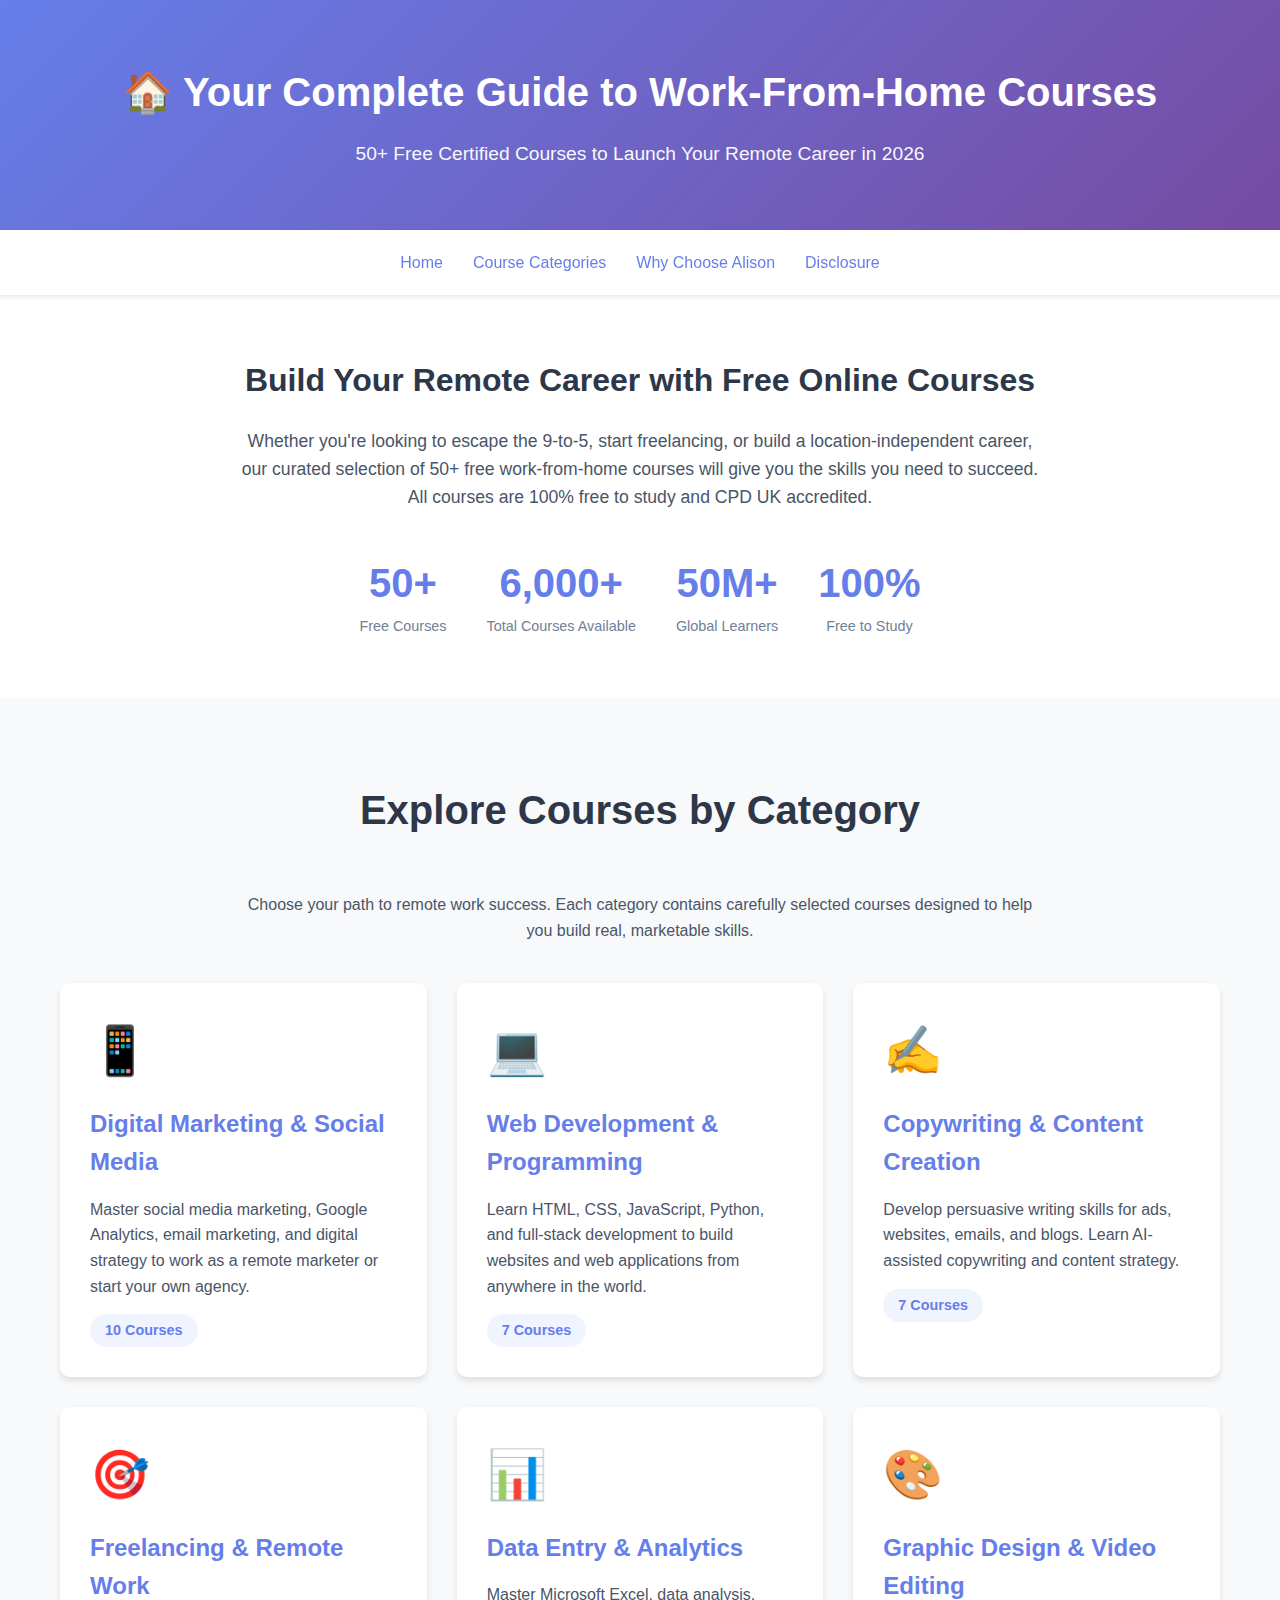
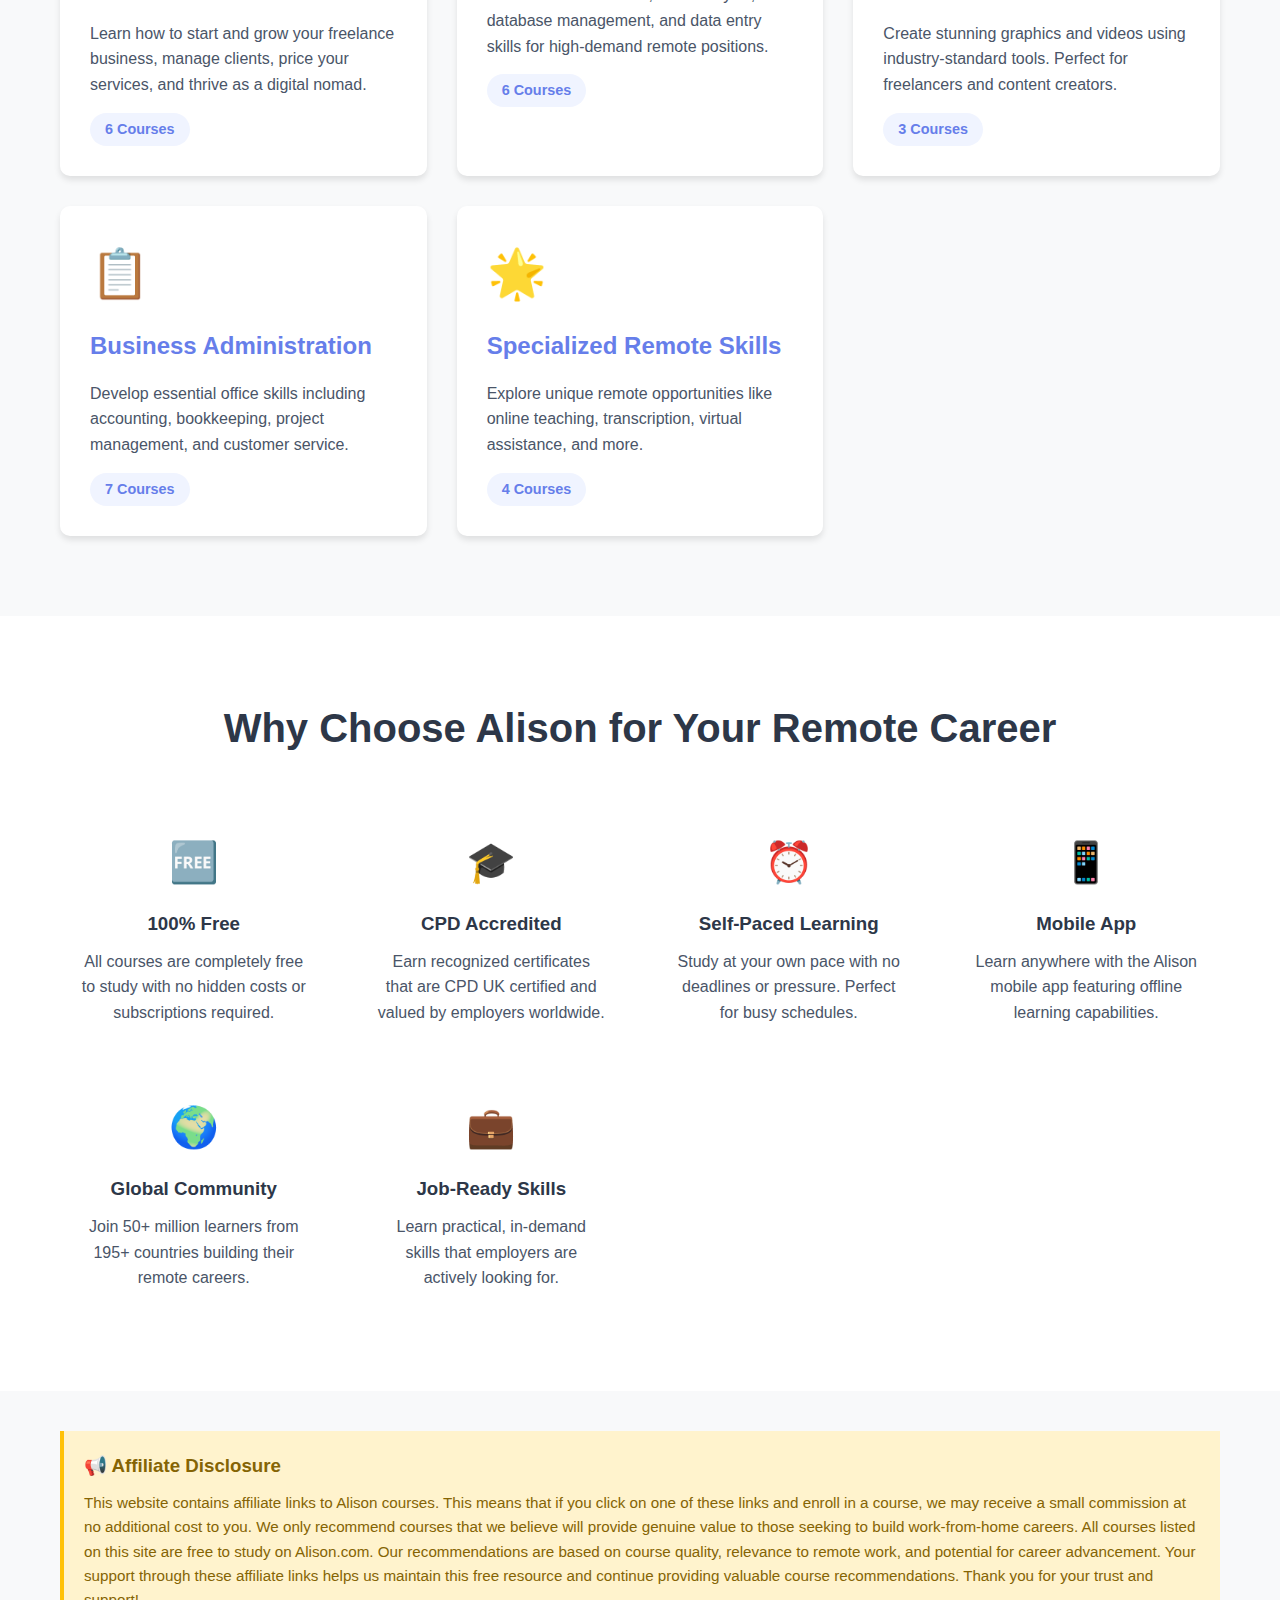
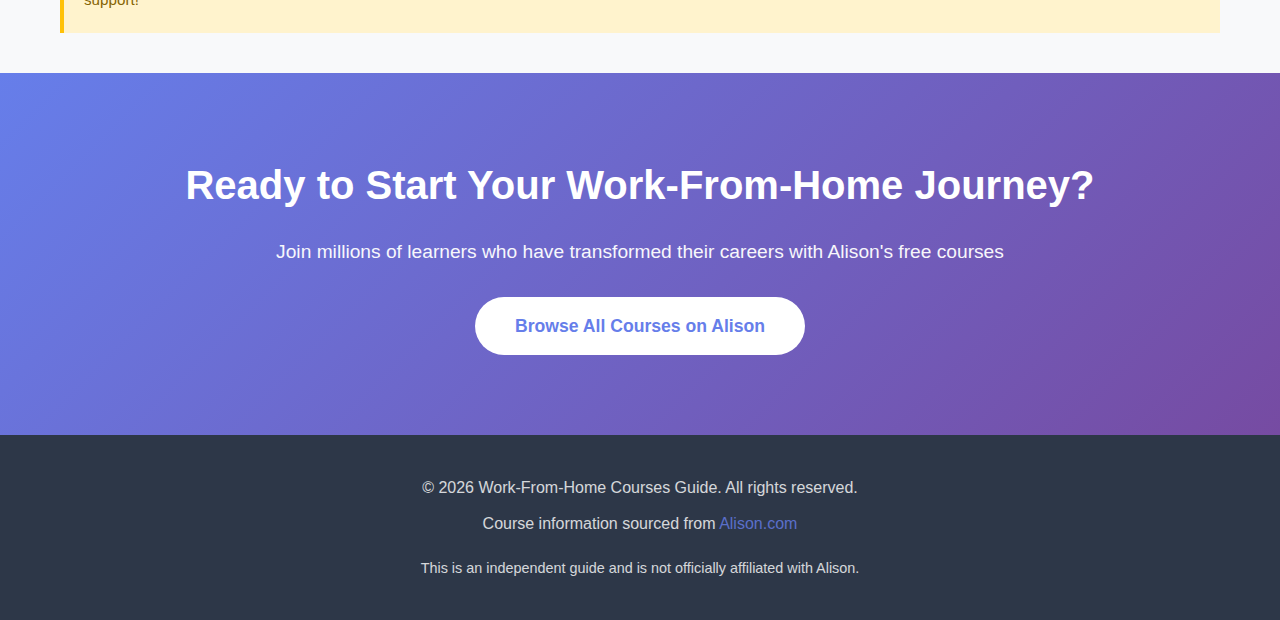
<file: index.html>
<!DOCTYPE html>
<html lang="en">
<head>
    <meta charset="UTF-8">
    <meta name="viewport" content="width=device-width, initial-scale=1.0">
    <meta name="description" content="Discover 50+ free work-from-home courses to build your remote career. Learn digital marketing, web development, copywriting, and more with Alison's free online courses.">
    <title>50 Free Work-From-Home Courses to Build Your Remote Career | Alison Learning Guide</title>
    <style>
        * {
            margin: 0;
            padding: 0;
            box-sizing: border-box;
        }

        body {
            font-family: -apple-system, BlinkMacSystemFont, 'Segoe UI', Roboto, Oxygen, Ubuntu, Cantarell, sans-serif;
            line-height: 1.6;
            color: #333;
            background-color: #f8f9fa;
        }

        .container {
            max-width: 1200px;
            margin: 0 auto;
            padding: 0 20px;
        }

        header {
            background: linear-gradient(135deg, #667eea 0%, #764ba2 100%);
            color: white;
            padding: 60px 0;
            text-align: center;
        }

        header h1 {
            font-size: 2.5em;
            margin-bottom: 15px;
        }

        header p {
            font-size: 1.2em;
            opacity: 0.95;
        }

        nav {
            background-color: white;
            box-shadow: 0 2px 4px rgba(0,0,0,0.1);
            position: sticky;
            top: 0;
            z-index: 100;
        }

        nav ul {
            list-style: none;
            display: flex;
            justify-content: center;
            flex-wrap: wrap;
            padding: 15px 0;
        }

        nav li {
            margin: 5px 15px;
        }

        nav a {
            text-decoration: none;
            color: #667eea;
            font-weight: 500;
            transition: color 0.3s;
        }

        nav a:hover {
            color: #764ba2;
        }

        .hero {
            background-color: white;
            padding: 60px 0;
            text-align: center;
        }

        .hero h2 {
            font-size: 2em;
            color: #2d3748;
            margin-bottom: 20px;
        }

        .hero p {
            font-size: 1.1em;
            color: #4a5568;
            max-width: 800px;
            margin: 0 auto 30px;
        }

        .stats {
            display: flex;
            justify-content: center;
            gap: 40px;
            flex-wrap: wrap;
            margin-top: 40px;
        }

        .stat-item {
            text-align: center;
        }

        .stat-number {
            font-size: 2.5em;
            font-weight: bold;
            color: #667eea;
        }

        .stat-label {
            color: #718096;
            font-size: 0.9em;
        }

        .categories {
            padding: 80px 0;
        }

        .categories h2 {
            text-align: center;
            font-size: 2.5em;
            margin-bottom: 50px;
            color: #2d3748;
        }

        .category-grid {
            display: grid;
            grid-template-columns: repeat(auto-fit, minmax(300px, 1fr));
            gap: 30px;
            margin-top: 40px;
        }

        .category-card {
            background: white;
            border-radius: 10px;
            padding: 30px;
            box-shadow: 0 4px 6px rgba(0,0,0,0.1);
            transition: transform 0.3s, box-shadow 0.3s;
            text-decoration: none;
            color: inherit;
            display: block;
        }

        .category-card:hover {
            transform: translateY(-5px);
            box-shadow: 0 10px 20px rgba(0,0,0,0.15);
        }

        .category-icon {
            font-size: 3em;
            margin-bottom: 15px;
        }

        .category-card h3 {
            color: #667eea;
            font-size: 1.5em;
            margin-bottom: 15px;
        }

        .category-card p {
            color: #4a5568;
            margin-bottom: 15px;
        }

        .course-count {
            background-color: #f0f4ff;
            color: #667eea;
            padding: 5px 15px;
            border-radius: 20px;
            display: inline-block;
            font-size: 0.9em;
            font-weight: 600;
        }

        .benefits {
            background-color: white;
            padding: 80px 0;
        }

        .benefits h2 {
            text-align: center;
            font-size: 2.5em;
            margin-bottom: 50px;
            color: #2d3748;
        }

        .benefits-grid {
            display: grid;
            grid-template-columns: repeat(auto-fit, minmax(250px, 1fr));
            gap: 30px;
        }

        .benefit-item {
            text-align: center;
            padding: 20px;
        }

        .benefit-icon {
            font-size: 2.5em;
            margin-bottom: 15px;
        }

        .benefit-item h3 {
            color: #2d3748;
            margin-bottom: 10px;
        }

        .benefit-item p {
            color: #4a5568;
        }

        .cta-section {
            background: linear-gradient(135deg, #667eea 0%, #764ba2 100%);
            color: white;
            padding: 80px 0;
            text-align: center;
        }

        .cta-section h2 {
            font-size: 2.5em;
            margin-bottom: 20px;
        }

        .cta-section p {
            font-size: 1.2em;
            margin-bottom: 30px;
            opacity: 0.95;
        }

        .cta-button {
            display: inline-block;
            background-color: white;
            color: #667eea;
            padding: 15px 40px;
            border-radius: 30px;
            text-decoration: none;
            font-weight: 600;
            font-size: 1.1em;
            transition: transform 0.3s, box-shadow 0.3s;
        }

        .cta-button:hover {
            transform: translateY(-2px);
            box-shadow: 0 10px 20px rgba(0,0,0,0.2);
        }

        .disclosure {
            background-color: #fff3cd;
            border-left: 4px solid #ffc107;
            padding: 20px;
            margin: 40px 0;
        }

        .disclosure h3 {
            color: #856404;
            margin-bottom: 10px;
        }

        .disclosure p {
            color: #856404;
            font-size: 0.95em;
            line-height: 1.6;
        }

        footer {
            background-color: #2d3748;
            color: white;
            padding: 40px 0;
            text-align: center;
        }

        footer p {
            opacity: 0.8;
        }

        footer a {
            color: #667eea;
            text-decoration: none;
        }

        footer a:hover {
            text-decoration: underline;
        }

        @media (max-width: 768px) {
            header h1 {
                font-size: 1.8em;
            }

            .hero h2 {
                font-size: 1.5em;
            }

            .categories h2,
            .benefits h2,
            .cta-section h2 {
                font-size: 1.8em;
            }

            nav ul {
                flex-direction: column;
                align-items: center;
            }

            .stats {
                gap: 20px;
            }

            .stat-number {
                font-size: 2em;
            }
        }
    </style>
</head>
<body>
    <header>
        <div class="container">
            <h1>🏠 Your Complete Guide to Work-From-Home Courses</h1>
            <p>50+ Free Certified Courses to Launch Your Remote Career in 2026</p>
        </div>
    </header>

    <nav>
        <ul>
            <li><a href="#home">Home</a></li>
            <li><a href="#categories">Course Categories</a></li>
            <li><a href="#benefits">Why Choose Alison</a></li>
            <li><a href="#disclosure">Disclosure</a></li>
        </ul>
    </nav>

    <section class="hero">
        <div class="container">
            <h2>Build Your Remote Career with Free Online Courses</h2>
            <p>Whether you're looking to escape the 9-to-5, start freelancing, or build a location-independent career, our curated selection of 50+ free work-from-home courses will give you the skills you need to succeed. All courses are 100% free to study and CPD UK accredited.</p>
            
            <div class="stats">
                <div class="stat-item">
                    <div class="stat-number">50+</div>
                    <div class="stat-label">Free Courses</div>
                </div>
                <div class="stat-item">
                    <div class="stat-number">6,000+</div>
                    <div class="stat-label">Total Courses Available</div>
                </div>
                <div class="stat-item">
                    <div class="stat-number">50M+</div>
                    <div class="stat-label">Global Learners</div>
                </div>
                <div class="stat-item">
                    <div class="stat-number">100%</div>
                    <div class="stat-label">Free to Study</div>
                </div>
            </div>
        </div>
    </section>

    <section id="categories" class="categories">
        <div class="container">
            <h2>Explore Courses by Category</h2>
            <p style="text-align: center; color: #4a5568; max-width: 800px; margin: 0 auto 40px;">Choose your path to remote work success. Each category contains carefully selected courses designed to help you build real, marketable skills.</p>
            
            <div class="category-grid">
                <a href="digital-marketing.html" class="category-card">
                    <div class="category-icon">📱</div>
                    <h3>Digital Marketing & Social Media</h3>
                    <p>Master social media marketing, Google Analytics, email marketing, and digital strategy to work as a remote marketer or start your own agency.</p>
                    <span class="course-count">10 Courses</span>
                </a>

                <a href="web-development.html" class="category-card">
                    <div class="category-icon">💻</div>
                    <h3>Web Development & Programming</h3>
                    <p>Learn HTML, CSS, JavaScript, Python, and full-stack development to build websites and web applications from anywhere in the world.</p>
                    <span class="course-count">7 Courses</span>
                </a>

                <a href="copywriting.html" class="category-card">
                    <div class="category-icon">✍️</div>
                    <h3>Copywriting & Content Creation</h3>
                    <p>Develop persuasive writing skills for ads, websites, emails, and blogs. Learn AI-assisted copywriting and content strategy.</p>
                    <span class="course-count">7 Courses</span>
                </a>

                <a href="freelancing.html" class="category-card">
                    <div class="category-icon">🎯</div>
                    <h3>Freelancing & Remote Work</h3>
                    <p>Learn how to start and grow your freelance business, manage clients, price your services, and thrive as a digital nomad.</p>
                    <span class="course-count">6 Courses</span>
                </a>

                <a href="data-analytics.html" class="category-card">
                    <div class="category-icon">📊</div>
                    <h3>Data Entry & Analytics</h3>
                    <p>Master Microsoft Excel, data analysis, database management, and data entry skills for high-demand remote positions.</p>
                    <span class="course-count">6 Courses</span>
                </a>

                <a href="graphic-design.html" class="category-card">
                    <div class="category-icon">🎨</div>
                    <h3>Graphic Design & Video Editing</h3>
                    <p>Create stunning graphics and videos using industry-standard tools. Perfect for freelancers and content creators.</p>
                    <span class="course-count">3 Courses</span>
                </a>

                <a href="business-admin.html" class="category-card">
                    <div class="category-icon">📋</div>
                    <h3>Business Administration</h3>
                    <p>Develop essential office skills including accounting, bookkeeping, project management, and customer service.</p>
                    <span class="course-count">7 Courses</span>
                </a>

                <a href="specialized-skills.html" class="category-card">
                    <div class="category-icon">🌟</div>
                    <h3>Specialized Remote Skills</h3>
                    <p>Explore unique remote opportunities like online teaching, transcription, virtual assistance, and more.</p>
                    <span class="course-count">4 Courses</span>
                </a>
            </div>
        </div>
    </section>

    <section id="benefits" class="benefits">
        <div class="container">
            <h2>Why Choose Alison for Your Remote Career</h2>
            
            <div class="benefits-grid">
                <div class="benefit-item">
                    <div class="benefit-icon">🆓</div>
                    <h3>100% Free</h3>
                    <p>All courses are completely free to study with no hidden costs or subscriptions required.</p>
                </div>
                
                <div class="benefit-item">
                    <div class="benefit-icon">🎓</div>
                    <h3>CPD Accredited</h3>
                    <p>Earn recognized certificates that are CPD UK certified and valued by employers worldwide.</p>
                </div>
                
                <div class="benefit-item">
                    <div class="benefit-icon">⏰</div>
                    <h3>Self-Paced Learning</h3>
                    <p>Study at your own pace with no deadlines or pressure. Perfect for busy schedules.</p>
                </div>
                
                <div class="benefit-item">
                    <div class="benefit-icon">📱</div>
                    <h3>Mobile App</h3>
                    <p>Learn anywhere with the Alison mobile app featuring offline learning capabilities.</p>
                </div>
                
                <div class="benefit-item">
                    <div class="benefit-icon">🌍</div>
                    <h3>Global Community</h3>
                    <p>Join 50+ million learners from 195+ countries building their remote careers.</p>
                </div>
                
                <div class="benefit-item">
                    <div class="benefit-icon">💼</div>
                    <h3>Job-Ready Skills</h3>
                    <p>Learn practical, in-demand skills that employers are actively looking for.</p>
                </div>
            </div>
        </div>
    </section>

    <div class="container">
        <div id="disclosure" class="disclosure">
            <h3>📢 Affiliate Disclosure</h3>
            <p>This website contains affiliate links to Alison courses. This means that if you click on one of these links and enroll in a course, we may receive a small commission at no additional cost to you. We only recommend courses that we believe will provide genuine value to those seeking to build work-from-home careers. All courses listed on this site are free to study on Alison.com. Our recommendations are based on course quality, relevance to remote work, and potential for career advancement. Your support through these affiliate links helps us maintain this free resource and continue providing valuable course recommendations. Thank you for your trust and support!</p>
        </div>
    </div>

    <section class="cta-section">
        <div class="container">
            <h2>Ready to Start Your Work-From-Home Journey?</h2>
            <p>Join millions of learners who have transformed their careers with Alison's free courses</p>
            <a href="https://alison.com" target="_blank" rel="noopener noreferrer" class="cta-button">Browse All Courses on Alison</a>
        </div>
    </section>

    <footer>
        <div class="container">
            <p>&copy; 2026 Work-From-Home Courses Guide. All rights reserved.</p>
            <p style="margin-top: 10px;">Course information sourced from <a href="https://alison.com/?utm_source=alison_user&utm_medium=affiliates&utm_campaign=54834349" target="_blank" rel="noopener noreferrer">Alison.com</a></p>
            <p style="margin-top: 20px; font-size: 0.9em;">This is an independent guide and is not officially affiliated with Alison.</p>
        </div>
    </footer>
</body>
</html>
</file>
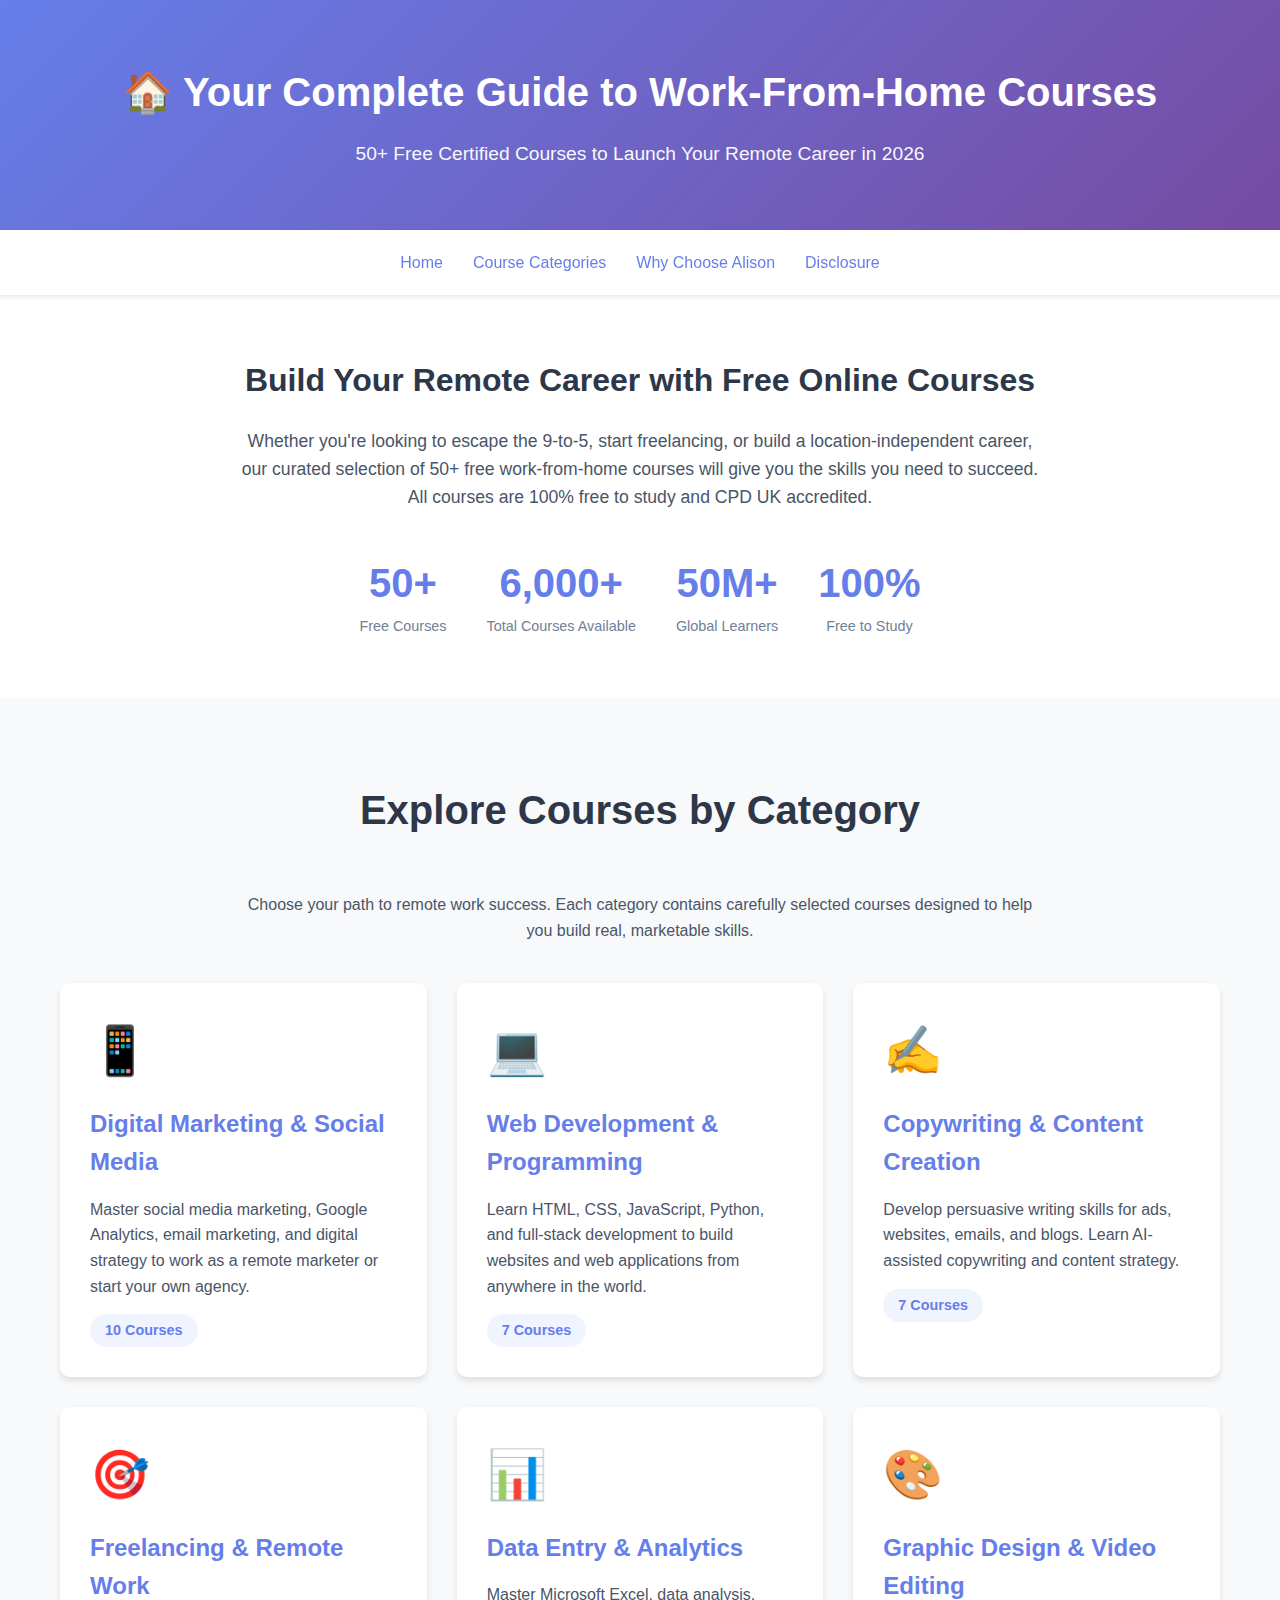
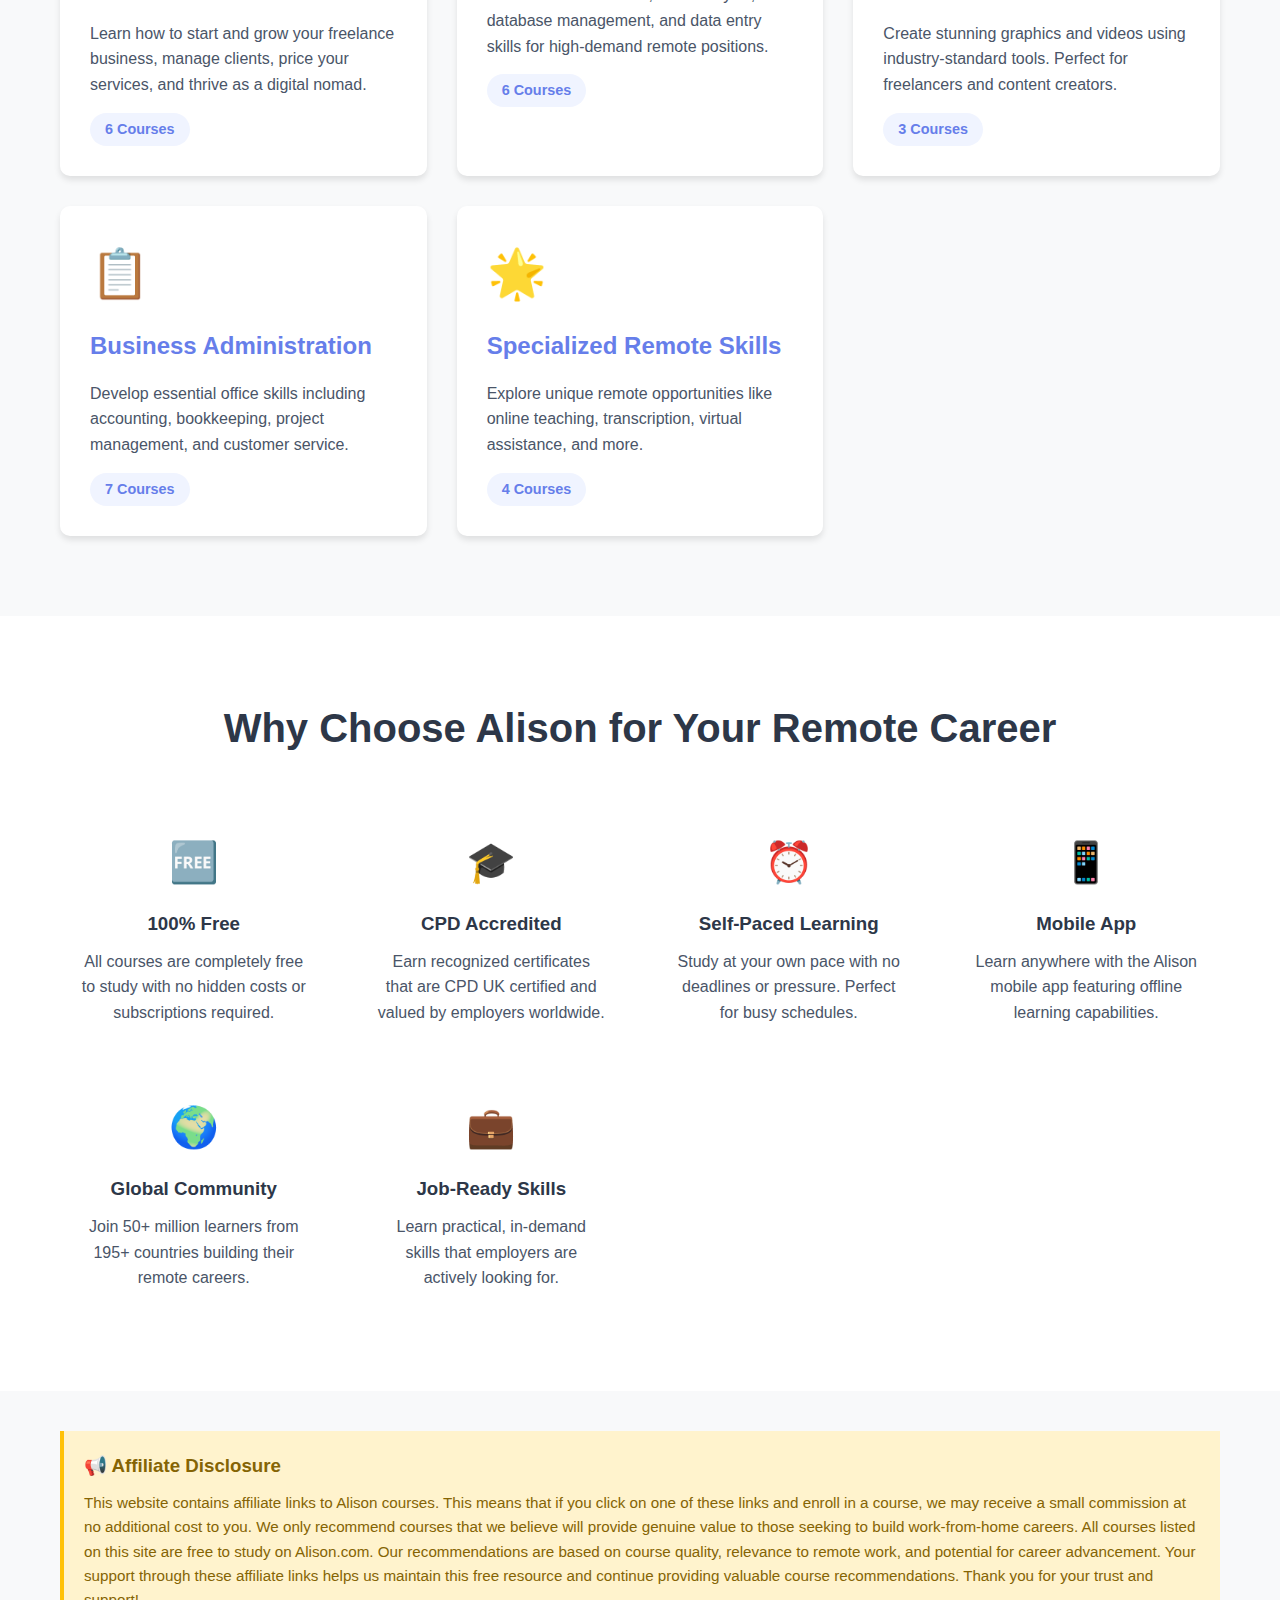
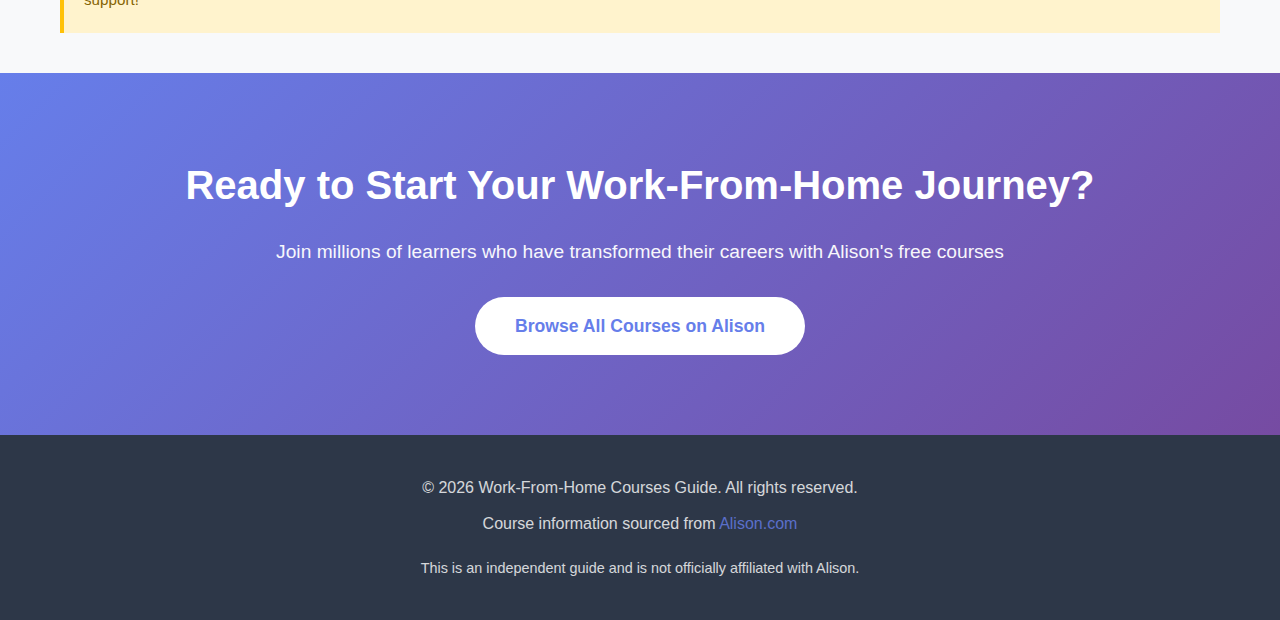
<file: files (7)/index.html>
<!DOCTYPE html>
<html lang="en">
<head>
    <meta charset="UTF-8">
    <meta name="viewport" content="width=device-width, initial-scale=1.0">
    <meta name="description" content="Discover 50+ free work-from-home courses to build your remote career. Learn digital marketing, web development, copywriting, and more with Alison's free online courses.">
    <title>50 Free Work-From-Home Courses to Build Your Remote Career | Alison Learning Guide</title>
    <style>
        * {
            margin: 0;
            padding: 0;
            box-sizing: border-box;
        }

        body {
            font-family: -apple-system, BlinkMacSystemFont, 'Segoe UI', Roboto, Oxygen, Ubuntu, Cantarell, sans-serif;
            line-height: 1.6;
            color: #333;
            background-color: #f8f9fa;
        }

        .container {
            max-width: 1200px;
            margin: 0 auto;
            padding: 0 20px;
        }

        header {
            background: linear-gradient(135deg, #667eea 0%, #764ba2 100%);
            color: white;
            padding: 60px 0;
            text-align: center;
        }

        header h1 {
            font-size: 2.5em;
            margin-bottom: 15px;
        }

        header p {
            font-size: 1.2em;
            opacity: 0.95;
        }

        nav {
            background-color: white;
            box-shadow: 0 2px 4px rgba(0,0,0,0.1);
            position: sticky;
            top: 0;
            z-index: 100;
        }

        nav ul {
            list-style: none;
            display: flex;
            justify-content: center;
            flex-wrap: wrap;
            padding: 15px 0;
        }

        nav li {
            margin: 5px 15px;
        }

        nav a {
            text-decoration: none;
            color: #667eea;
            font-weight: 500;
            transition: color 0.3s;
        }

        nav a:hover {
            color: #764ba2;
        }

        .hero {
            background-color: white;
            padding: 60px 0;
            text-align: center;
        }

        .hero h2 {
            font-size: 2em;
            color: #2d3748;
            margin-bottom: 20px;
        }

        .hero p {
            font-size: 1.1em;
            color: #4a5568;
            max-width: 800px;
            margin: 0 auto 30px;
        }

        .stats {
            display: flex;
            justify-content: center;
            gap: 40px;
            flex-wrap: wrap;
            margin-top: 40px;
        }

        .stat-item {
            text-align: center;
        }

        .stat-number {
            font-size: 2.5em;
            font-weight: bold;
            color: #667eea;
        }

        .stat-label {
            color: #718096;
            font-size: 0.9em;
        }

        .categories {
            padding: 80px 0;
        }

        .categories h2 {
            text-align: center;
            font-size: 2.5em;
            margin-bottom: 50px;
            color: #2d3748;
        }

        .category-grid {
            display: grid;
            grid-template-columns: repeat(auto-fit, minmax(300px, 1fr));
            gap: 30px;
            margin-top: 40px;
        }

        .category-card {
            background: white;
            border-radius: 10px;
            padding: 30px;
            box-shadow: 0 4px 6px rgba(0,0,0,0.1);
            transition: transform 0.3s, box-shadow 0.3s;
            text-decoration: none;
            color: inherit;
            display: block;
        }

        .category-card:hover {
            transform: translateY(-5px);
            box-shadow: 0 10px 20px rgba(0,0,0,0.15);
        }

        .category-icon {
            font-size: 3em;
            margin-bottom: 15px;
        }

        .category-card h3 {
            color: #667eea;
            font-size: 1.5em;
            margin-bottom: 15px;
        }

        .category-card p {
            color: #4a5568;
            margin-bottom: 15px;
        }

        .course-count {
            background-color: #f0f4ff;
            color: #667eea;
            padding: 5px 15px;
            border-radius: 20px;
            display: inline-block;
            font-size: 0.9em;
            font-weight: 600;
        }

        .benefits {
            background-color: white;
            padding: 80px 0;
        }

        .benefits h2 {
            text-align: center;
            font-size: 2.5em;
            margin-bottom: 50px;
            color: #2d3748;
        }

        .benefits-grid {
            display: grid;
            grid-template-columns: repeat(auto-fit, minmax(250px, 1fr));
            gap: 30px;
        }

        .benefit-item {
            text-align: center;
            padding: 20px;
        }

        .benefit-icon {
            font-size: 2.5em;
            margin-bottom: 15px;
        }

        .benefit-item h3 {
            color: #2d3748;
            margin-bottom: 10px;
        }

        .benefit-item p {
            color: #4a5568;
        }

        .cta-section {
            background: linear-gradient(135deg, #667eea 0%, #764ba2 100%);
            color: white;
            padding: 80px 0;
            text-align: center;
        }

        .cta-section h2 {
            font-size: 2.5em;
            margin-bottom: 20px;
        }

        .cta-section p {
            font-size: 1.2em;
            margin-bottom: 30px;
            opacity: 0.95;
        }

        .cta-button {
            display: inline-block;
            background-color: white;
            color: #667eea;
            padding: 15px 40px;
            border-radius: 30px;
            text-decoration: none;
            font-weight: 600;
            font-size: 1.1em;
            transition: transform 0.3s, box-shadow 0.3s;
        }

        .cta-button:hover {
            transform: translateY(-2px);
            box-shadow: 0 10px 20px rgba(0,0,0,0.2);
        }

        .disclosure {
            background-color: #fff3cd;
            border-left: 4px solid #ffc107;
            padding: 20px;
            margin: 40px 0;
        }

        .disclosure h3 {
            color: #856404;
            margin-bottom: 10px;
        }

        .disclosure p {
            color: #856404;
            font-size: 0.95em;
            line-height: 1.6;
        }

        footer {
            background-color: #2d3748;
            color: white;
            padding: 40px 0;
            text-align: center;
        }

        footer p {
            opacity: 0.8;
        }

        footer a {
            color: #667eea;
            text-decoration: none;
        }

        footer a:hover {
            text-decoration: underline;
        }

        @media (max-width: 768px) {
            header h1 {
                font-size: 1.8em;
            }

            .hero h2 {
                font-size: 1.5em;
            }

            .categories h2,
            .benefits h2,
            .cta-section h2 {
                font-size: 1.8em;
            }

            nav ul {
                flex-direction: column;
                align-items: center;
            }

            .stats {
                gap: 20px;
            }

            .stat-number {
                font-size: 2em;
            }
        }
    </style>
</head>
<body>
    <header>
        <div class="container">
            <h1>🏠 Your Complete Guide to Work-From-Home Courses</h1>
            <p>50+ Free Certified Courses to Launch Your Remote Career in 2026</p>
        </div>
    </header>

    <nav>
        <ul>
            <li><a href="#home">Home</a></li>
            <li><a href="#categories">Course Categories</a></li>
            <li><a href="#benefits">Why Choose Alison</a></li>
            <li><a href="#disclosure">Disclosure</a></li>
        </ul>
    </nav>

    <section class="hero">
        <div class="container">
            <h2>Build Your Remote Career with Free Online Courses</h2>
            <p>Whether you're looking to escape the 9-to-5, start freelancing, or build a location-independent career, our curated selection of 50+ free work-from-home courses will give you the skills you need to succeed. All courses are 100% free to study and CPD UK accredited.</p>
            
            <div class="stats">
                <div class="stat-item">
                    <div class="stat-number">50+</div>
                    <div class="stat-label">Free Courses</div>
                </div>
                <div class="stat-item">
                    <div class="stat-number">6,000+</div>
                    <div class="stat-label">Total Courses Available</div>
                </div>
                <div class="stat-item">
                    <div class="stat-number">50M+</div>
                    <div class="stat-label">Global Learners</div>
                </div>
                <div class="stat-item">
                    <div class="stat-number">100%</div>
                    <div class="stat-label">Free to Study</div>
                </div>
            </div>
        </div>
    </section>

    <section id="categories" class="categories">
        <div class="container">
            <h2>Explore Courses by Category</h2>
            <p style="text-align: center; color: #4a5568; max-width: 800px; margin: 0 auto 40px;">Choose your path to remote work success. Each category contains carefully selected courses designed to help you build real, marketable skills.</p>
            
            <div class="category-grid">
                <a href="digital-marketing.html" class="category-card">
                    <div class="category-icon">📱</div>
                    <h3>Digital Marketing & Social Media</h3>
                    <p>Master social media marketing, Google Analytics, email marketing, and digital strategy to work as a remote marketer or start your own agency.</p>
                    <span class="course-count">10 Courses</span>
                </a>

                <a href="web-development.html" class="category-card">
                    <div class="category-icon">💻</div>
                    <h3>Web Development & Programming</h3>
                    <p>Learn HTML, CSS, JavaScript, Python, and full-stack development to build websites and web applications from anywhere in the world.</p>
                    <span class="course-count">7 Courses</span>
                </a>

                <a href="copywriting.html" class="category-card">
                    <div class="category-icon">✍️</div>
                    <h3>Copywriting & Content Creation</h3>
                    <p>Develop persuasive writing skills for ads, websites, emails, and blogs. Learn AI-assisted copywriting and content strategy.</p>
                    <span class="course-count">7 Courses</span>
                </a>

                <a href="freelancing.html" class="category-card">
                    <div class="category-icon">🎯</div>
                    <h3>Freelancing & Remote Work</h3>
                    <p>Learn how to start and grow your freelance business, manage clients, price your services, and thrive as a digital nomad.</p>
                    <span class="course-count">6 Courses</span>
                </a>

                <a href="data-analytics.html" class="category-card">
                    <div class="category-icon">📊</div>
                    <h3>Data Entry & Analytics</h3>
                    <p>Master Microsoft Excel, data analysis, database management, and data entry skills for high-demand remote positions.</p>
                    <span class="course-count">6 Courses</span>
                </a>

                <a href="graphic-design.html" class="category-card">
                    <div class="category-icon">🎨</div>
                    <h3>Graphic Design & Video Editing</h3>
                    <p>Create stunning graphics and videos using industry-standard tools. Perfect for freelancers and content creators.</p>
                    <span class="course-count">3 Courses</span>
                </a>

                <a href="business-admin.html" class="category-card">
                    <div class="category-icon">📋</div>
                    <h3>Business Administration</h3>
                    <p>Develop essential office skills including accounting, bookkeeping, project management, and customer service.</p>
                    <span class="course-count">7 Courses</span>
                </a>

                <a href="specialized-skills.html" class="category-card">
                    <div class="category-icon">🌟</div>
                    <h3>Specialized Remote Skills</h3>
                    <p>Explore unique remote opportunities like online teaching, transcription, virtual assistance, and more.</p>
                    <span class="course-count">4 Courses</span>
                </a>
            </div>
        </div>
    </section>

    <section id="benefits" class="benefits">
        <div class="container">
            <h2>Why Choose Alison for Your Remote Career</h2>
            
            <div class="benefits-grid">
                <div class="benefit-item">
                    <div class="benefit-icon">🆓</div>
                    <h3>100% Free</h3>
                    <p>All courses are completely free to study with no hidden costs or subscriptions required.</p>
                </div>
                
                <div class="benefit-item">
                    <div class="benefit-icon">🎓</div>
                    <h3>CPD Accredited</h3>
                    <p>Earn recognized certificates that are CPD UK certified and valued by employers worldwide.</p>
                </div>
                
                <div class="benefit-item">
                    <div class="benefit-icon">⏰</div>
                    <h3>Self-Paced Learning</h3>
                    <p>Study at your own pace with no deadlines or pressure. Perfect for busy schedules.</p>
                </div>
                
                <div class="benefit-item">
                    <div class="benefit-icon">📱</div>
                    <h3>Mobile App</h3>
                    <p>Learn anywhere with the Alison mobile app featuring offline learning capabilities.</p>
                </div>
                
                <div class="benefit-item">
                    <div class="benefit-icon">🌍</div>
                    <h3>Global Community</h3>
                    <p>Join 50+ million learners from 195+ countries building their remote careers.</p>
                </div>
                
                <div class="benefit-item">
                    <div class="benefit-icon">💼</div>
                    <h3>Job-Ready Skills</h3>
                    <p>Learn practical, in-demand skills that employers are actively looking for.</p>
                </div>
            </div>
        </div>
    </section>

    <div class="container">
        <div id="disclosure" class="disclosure">
            <h3>📢 Affiliate Disclosure</h3>
            <p>This website contains affiliate links to Alison courses. This means that if you click on one of these links and enroll in a course, we may receive a small commission at no additional cost to you. We only recommend courses that we believe will provide genuine value to those seeking to build work-from-home careers. All courses listed on this site are free to study on Alison.com. Our recommendations are based on course quality, relevance to remote work, and potential for career advancement. Your support through these affiliate links helps us maintain this free resource and continue providing valuable course recommendations. Thank you for your trust and support!</p>
        </div>
    </div>

    <section class="cta-section">
        <div class="container">
            <h2>Ready to Start Your Work-From-Home Journey?</h2>
            <p>Join millions of learners who have transformed their careers with Alison's free courses</p>
            <a href="https://alison.com" target="_blank" rel="noopener noreferrer" class="cta-button">Browse All Courses on Alison</a>
        </div>
    </section>

    <footer>
        <div class="container">
            <p>&copy; 2026 Work-From-Home Courses Guide. All rights reserved.</p>
            <p style="margin-top: 10px;">Course information sourced from <a href="https://alison.com" target="_blank" rel="noopener noreferrer">Alison.com</a></p>
            <p style="margin-top: 20px; font-size: 0.9em;">This is an independent guide and is not officially affiliated with Alison.</p>
        </div>
    </footer>
</body>
</html>
</file>
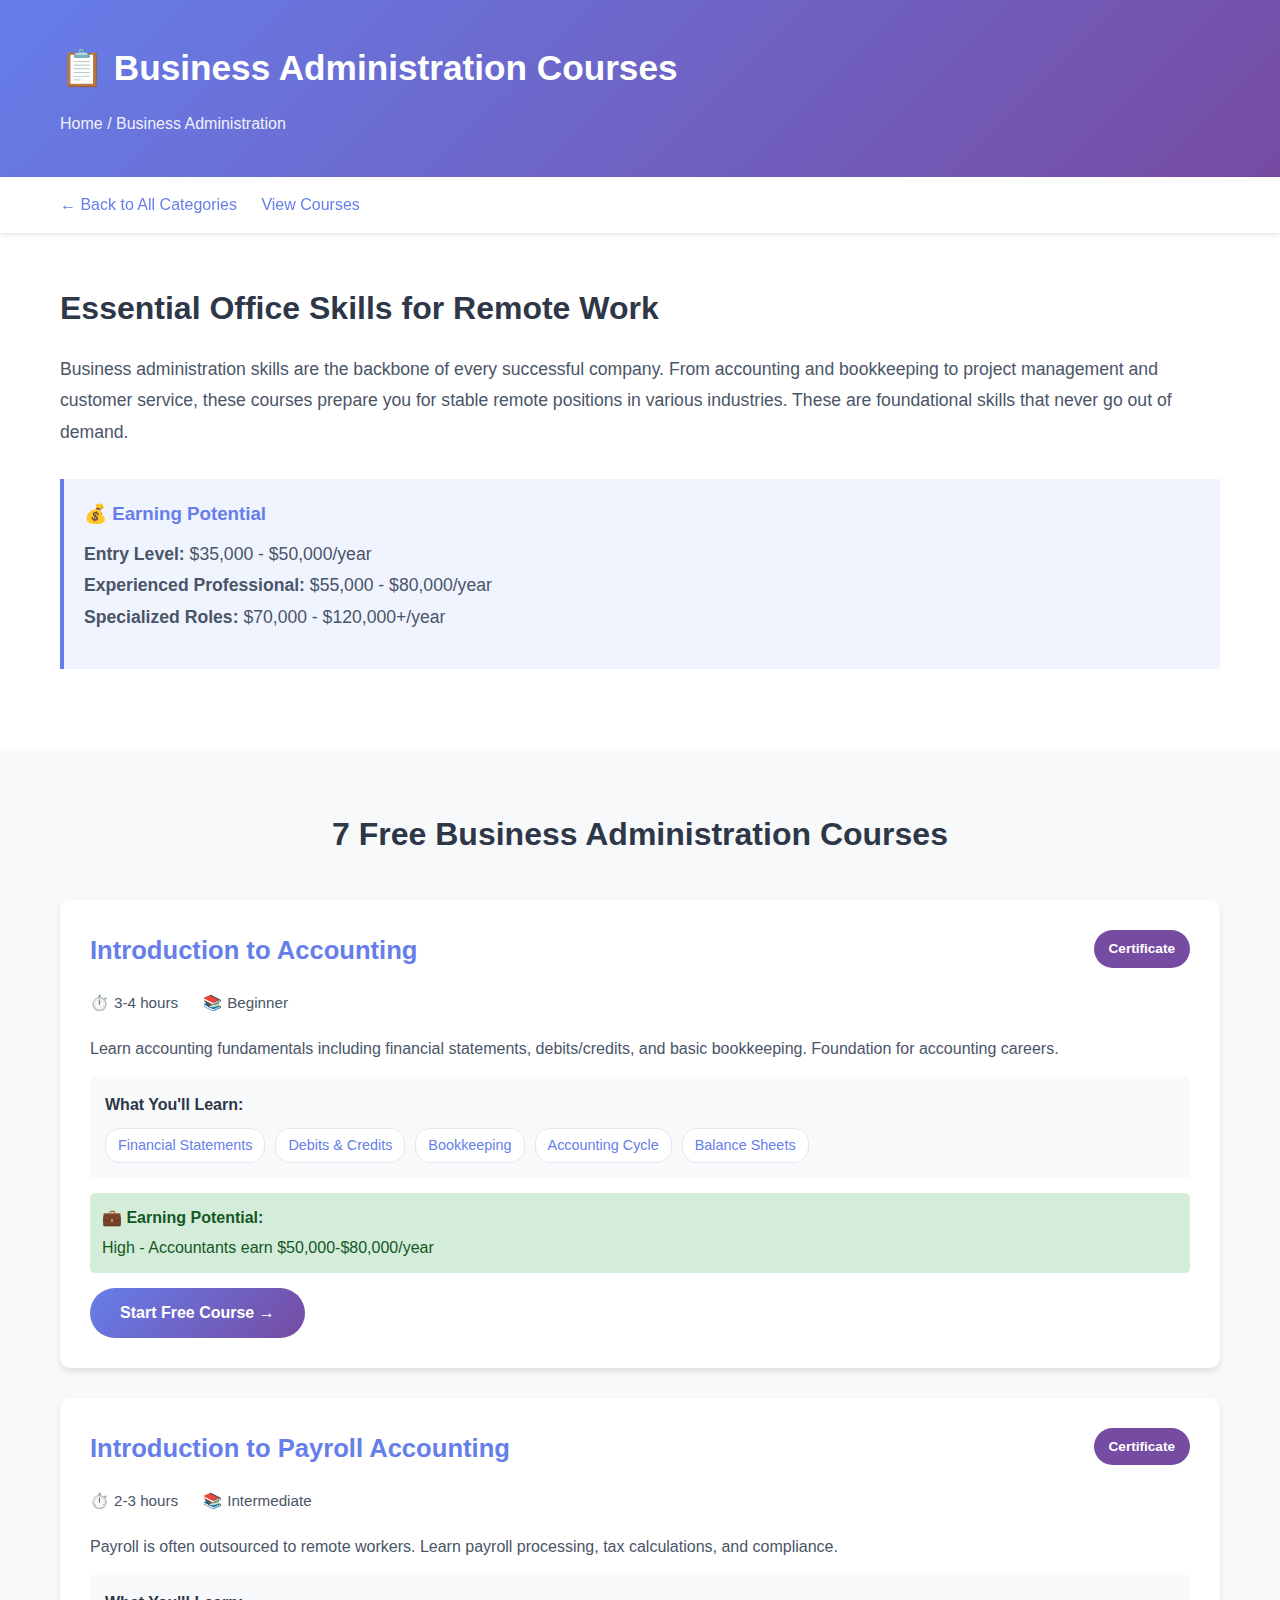
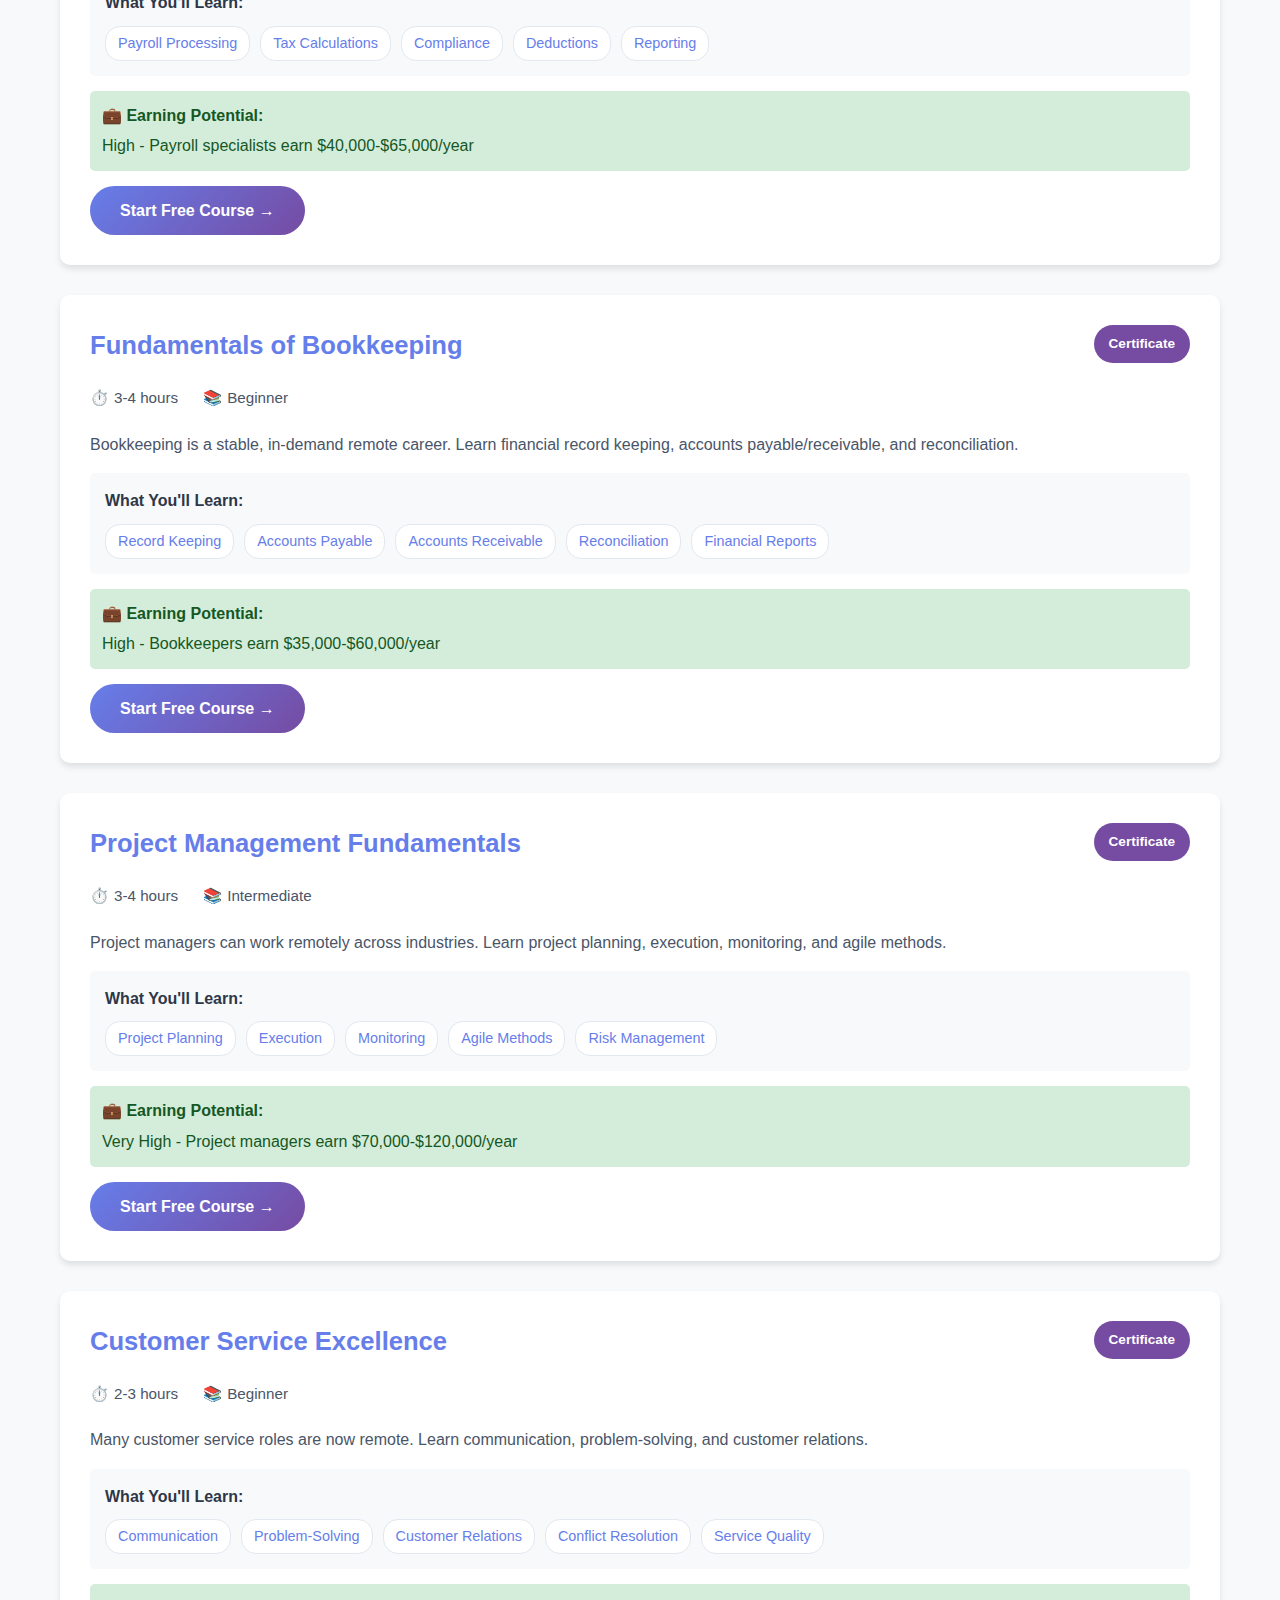
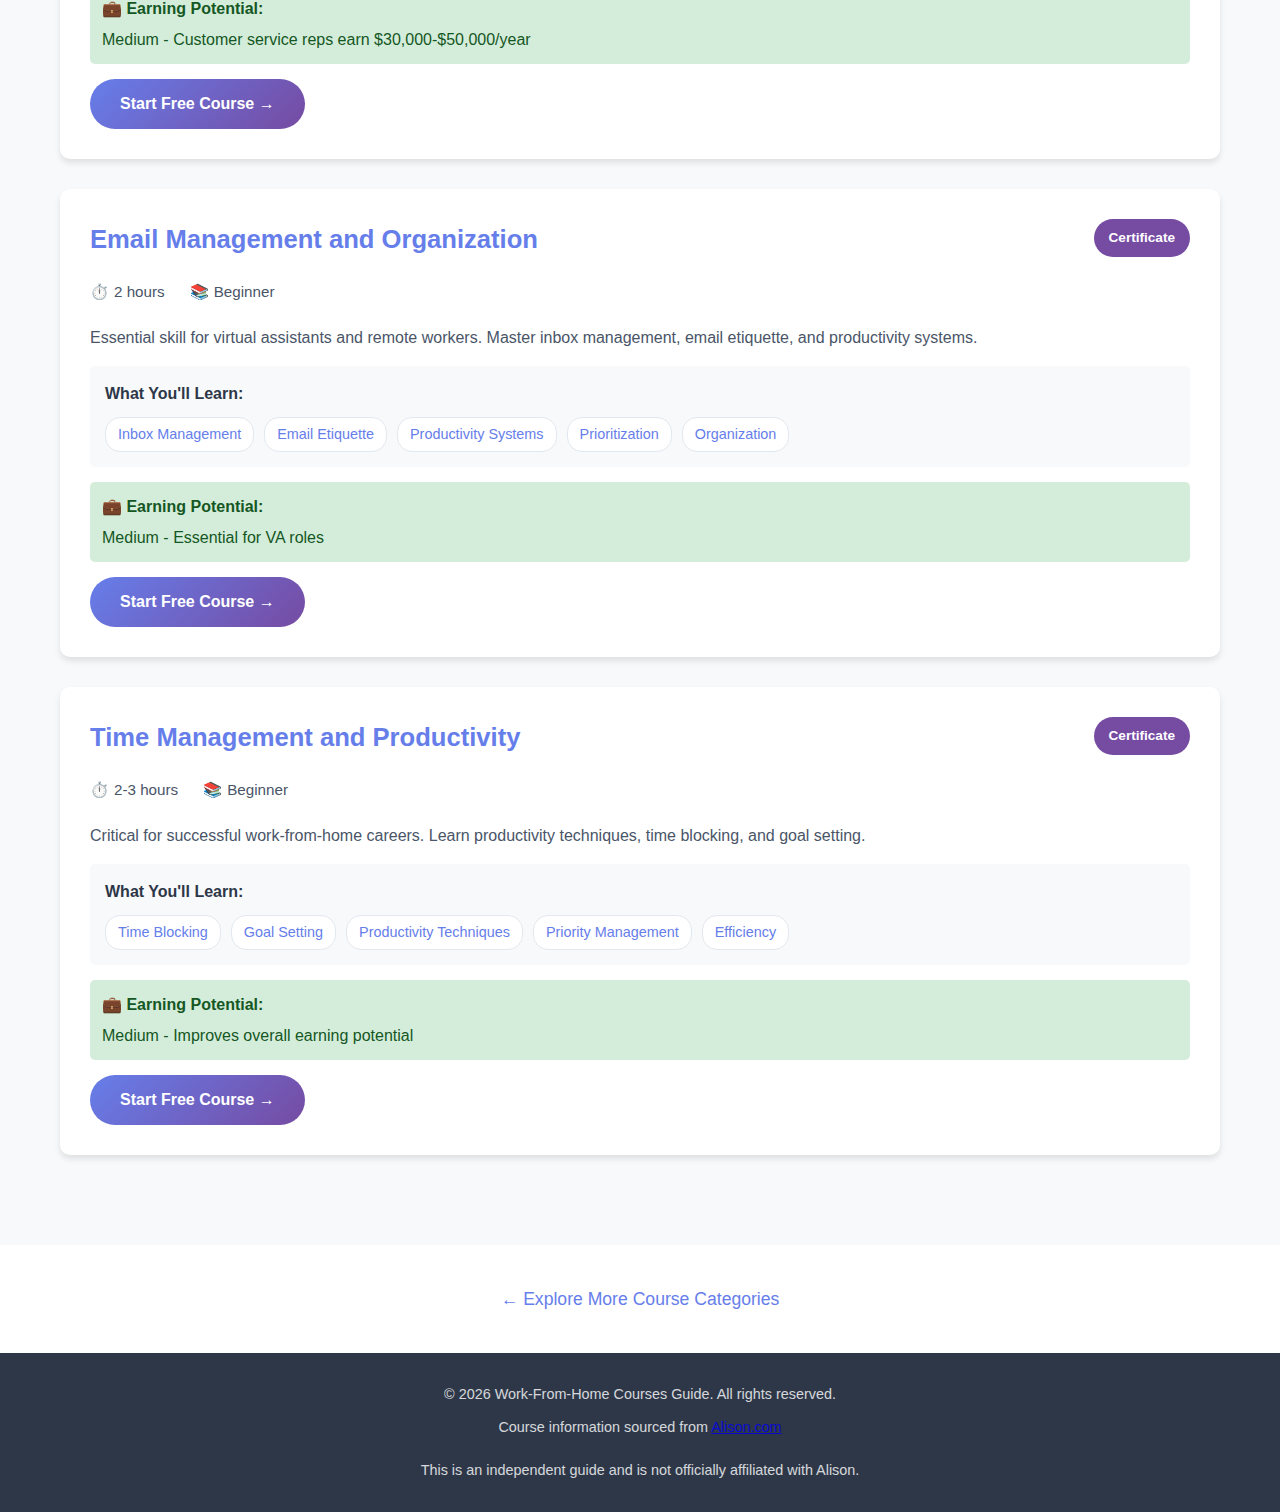
<file: business-admin.html>
<!DOCTYPE html>
<html lang="en">
<head>
    <meta charset="UTF-8">
    <meta name="viewport" content="width=device-width, initial-scale=1.0">
    <title>📋 Business Administration Courses | Free Work-From-Home Training</title>
    <link rel="stylesheet" href="styles.css">
</head>
<body>
    <header>
        <div class="container">
            <h1>📋 Business Administration Courses</h1>
            <div class="breadcrumb">
                <a href="index.html">Home</a> / Business Administration
            </div>
        </div>
    </header>
    <nav>
        <div class="container">
            <a href="index.html">← Back to All Categories</a>
            <a href="#courses">View Courses</a>
        </div>
    </nav>
    <section class="intro">
        <div class="container">
            <h2>Essential Office Skills for Remote Work</h2>
            <p>Business administration skills are the backbone of every successful company. From accounting and bookkeeping to project management and customer service, these courses prepare you for stable remote positions in various industries. These are foundational skills that never go out of demand.</p>
            <div class="highlight-box">
                <h3>💰 Earning Potential</h3>
                <p><strong>Entry Level:</strong> $35,000 - $50,000/year<br><strong>Experienced Professional:</strong> $55,000 - $80,000/year<br><strong>Specialized Roles:</strong> $70,000 - $120,000+/year</p>
            </div>
        </div>
    </section>
    <section id="courses" class="courses-section">
        <div class="container">
            <h2>7 Free Business Administration Courses</h2>

            <div class="course-card">
                <div class="course-header">
                    <h3 class="course-title">Introduction to Accounting</h3>
                    <span class="course-badge">Certificate</span>
                </div>
                <div class="course-meta">
                    <div class="meta-item"><span>⏱️</span> 3-4 hours</div>
                    <div class="meta-item"><span>📚</span> Beginner</div>
                </div>
                <p class="course-description">Learn accounting fundamentals including financial statements, debits/credits, and basic bookkeeping. Foundation for accounting careers.</p>
                <div class="skills-list">
                    <h4>What You'll Learn:</h4>
                    <ul><li>Financial Statements</li><li>Debits & Credits</li><li>Bookkeeping</li><li>Accounting Cycle</li><li>Balance Sheets</li></ul>
                </div>
                <div class="earning-potential">
                    <strong>💼 Earning Potential:</strong>
                    High - Accountants earn $50,000-$80,000/year
                </div>
                <a href="https://alison.com/course/fundamentals-of-accounting-revised-2017?utm_source=alison_user&utm_medium=affiliates&utm_campaign=54834349" target="_blank" rel="noopener noreferrer" class="cta-button">Start Free Course →</a>
            </div>

            <div class="course-card">
                <div class="course-header">
                    <h3 class="course-title">Introduction to Payroll Accounting</h3>
                    <span class="course-badge">Certificate</span>
                </div>
                <div class="course-meta">
                    <div class="meta-item"><span>⏱️</span> 2-3 hours</div>
                    <div class="meta-item"><span>📚</span> Intermediate</div>
                </div>
                <p class="course-description">Payroll is often outsourced to remote workers. Learn payroll processing, tax calculations, and compliance.</p>
                <div class="skills-list">
                    <h4>What You'll Learn:</h4>
                    <ul><li>Payroll Processing</li><li>Tax Calculations</li><li>Compliance</li><li>Deductions</li><li>Reporting</li></ul>
                </div>
                <div class="earning-potential">
                    <strong>💼 Earning Potential:</strong>
                    High - Payroll specialists earn $40,000-$65,000/year
                </div>
                <a href="https://alison.com/course/introduction-to-payroll-accounting?utm_source=alison_user&utm_medium=affiliates&utm_campaign=54834349" target="_blank" rel="noopener noreferrer" class="cta-button">Start Free Course →</a>
            </div>

            <div class="course-card">
                <div class="course-header">
                    <h3 class="course-title">Fundamentals of Bookkeeping</h3>
                    <span class="course-badge">Certificate</span>
                </div>
                <div class="course-meta">
                    <div class="meta-item"><span>⏱️</span> 3-4 hours</div>
                    <div class="meta-item"><span>📚</span> Beginner</div>
                </div>
                <p class="course-description">Bookkeeping is a stable, in-demand remote career. Learn financial record keeping, accounts payable/receivable, and reconciliation.</p>
                <div class="skills-list">
                    <h4>What You'll Learn:</h4>
                    <ul><li>Record Keeping</li><li>Accounts Payable</li><li>Accounts Receivable</li><li>Reconciliation</li><li>Financial Reports</li></ul>
                </div>
                <div class="earning-potential">
                    <strong>💼 Earning Potential:</strong>
                    High - Bookkeepers earn $35,000-$60,000/year
                </div>
                <a href="https://alison.com/course/essential-bookkeeping-skills?utm_source=alison_user&utm_medium=affiliates&utm_campaign=54834349" target="_blank" rel="noopener noreferrer" class="cta-button">Start Free Course →</a>
            </div>

            <div class="course-card">
                <div class="course-header">
                    <h3 class="course-title">Project Management Fundamentals</h3>
                    <span class="course-badge">Certificate</span>
                </div>
                <div class="course-meta">
                    <div class="meta-item"><span>⏱️</span> 3-4 hours</div>
                    <div class="meta-item"><span>📚</span> Intermediate</div>
                </div>
                <p class="course-description">Project managers can work remotely across industries. Learn project planning, execution, monitoring, and agile methods.</p>
                <div class="skills-list">
                    <h4>What You'll Learn:</h4>
                    <ul><li>Project Planning</li><li>Execution</li><li>Monitoring</li><li>Agile Methods</li><li>Risk Management</li></ul>
                </div>
                <div class="earning-potential">
                    <strong>💼 Earning Potential:</strong>
                    Very High - Project managers earn $70,000-$120,000/year
                </div>
                <a href="https://alison.com/course/project-management-foundation?utm_source=alison_user&utm_medium=affiliates&utm_campaign=54834349" target="_blank" rel="noopener noreferrer" class="cta-button">Start Free Course →</a>
            </div>

            <div class="course-card">
                <div class="course-header">
                    <h3 class="course-title">Customer Service Excellence</h3>
                    <span class="course-badge">Certificate</span>
                </div>
                <div class="course-meta">
                    <div class="meta-item"><span>⏱️</span> 2-3 hours</div>
                    <div class="meta-item"><span>📚</span> Beginner</div>
                </div>
                <p class="course-description">Many customer service roles are now remote. Learn communication, problem-solving, and customer relations.</p>
                <div class="skills-list">
                    <h4>What You'll Learn:</h4>
                    <ul><li>Communication</li><li>Problem-Solving</li><li>Customer Relations</li><li>Conflict Resolution</li><li>Service Quality</li></ul>
                </div>
                <div class="earning-potential">
                    <strong>💼 Earning Potential:</strong>
                    Medium - Customer service reps earn $30,000-$50,000/year
                </div>
                <a href="https://alison.com/course/introduction-to-customer-service-excellence?utm_source=alison_user&utm_medium=affiliates&utm_campaign=54834349" target="_blank" rel="noopener noreferrer" class="cta-button">Start Free Course →</a>
            </div>

            <div class="course-card">
                <div class="course-header">
                    <h3 class="course-title">Email Management and Organization</h3>
                    <span class="course-badge">Certificate</span>
                </div>
                <div class="course-meta">
                    <div class="meta-item"><span>⏱️</span> 2 hours</div>
                    <div class="meta-item"><span>📚</span> Beginner</div>
                </div>
                <p class="course-description">Essential skill for virtual assistants and remote workers. Master inbox management, email etiquette, and productivity systems.</p>
                <div class="skills-list">
                    <h4>What You'll Learn:</h4>
                    <ul><li>Inbox Management</li><li>Email Etiquette</li><li>Productivity Systems</li><li>Prioritization</li><li>Organization</li></ul>
                </div>
                <div class="earning-potential">
                    <strong>💼 Earning Potential:</strong>
                    Medium - Essential for VA roles
                </div>
                <a href="https://alison.com/course/email-marketing-for-businesses?utm_source=alison_user&utm_medium=affiliates&utm_campaign=54834349" target="_blank" rel="noopener noreferrer" class="cta-button">Start Free Course →</a>
            </div>

            <div class="course-card">
                <div class="course-header">
                    <h3 class="course-title">Time Management and Productivity</h3>
                    <span class="course-badge">Certificate</span>
                </div>
                <div class="course-meta">
                    <div class="meta-item"><span>⏱️</span> 2-3 hours</div>
                    <div class="meta-item"><span>📚</span> Beginner</div>
                </div>
                <p class="course-description">Critical for successful work-from-home careers. Learn productivity techniques, time blocking, and goal setting.</p>
                <div class="skills-list">
                    <h4>What You'll Learn:</h4>
                    <ul><li>Time Blocking</li><li>Goal Setting</li><li>Productivity Techniques</li><li>Priority Management</li><li>Efficiency</li></ul>
                </div>
                <div class="earning-potential">
                    <strong>💼 Earning Potential:</strong>
                    Medium - Improves overall earning potential
                </div>
                <a href="https://alison.com/course/time-management-mastery?utm_source=alison_user&utm_medium=affiliates&utm_campaign=54834349" target="_blank" rel="noopener noreferrer" class="cta-button">Start Free Course →</a>
            </div>

        </div>
    </section>
    <section class="back-link">
        <div class="container">
            <a href="index.html">← Explore More Course Categories</a>
        </div>
    </section>
    <footer>
        <div class="container">
            <p>&copy; 2026 Work-From-Home Courses Guide. All rights reserved.</p>
            <p style="margin-top: 10px;">Course information sourced from <a href="https://alison.com/?utm_source=alison_user&utm_medium=affiliates&utm_campaign=54834349" target="_blank" rel="noopener noreferrer">Alison.com</a></p>
            <p style="margin-top: 20px; font-size: 0.9em;">This is an independent guide and is not officially affiliated with Alison.</p>
        </div>
    </footer>

</body>
</html>
</file>
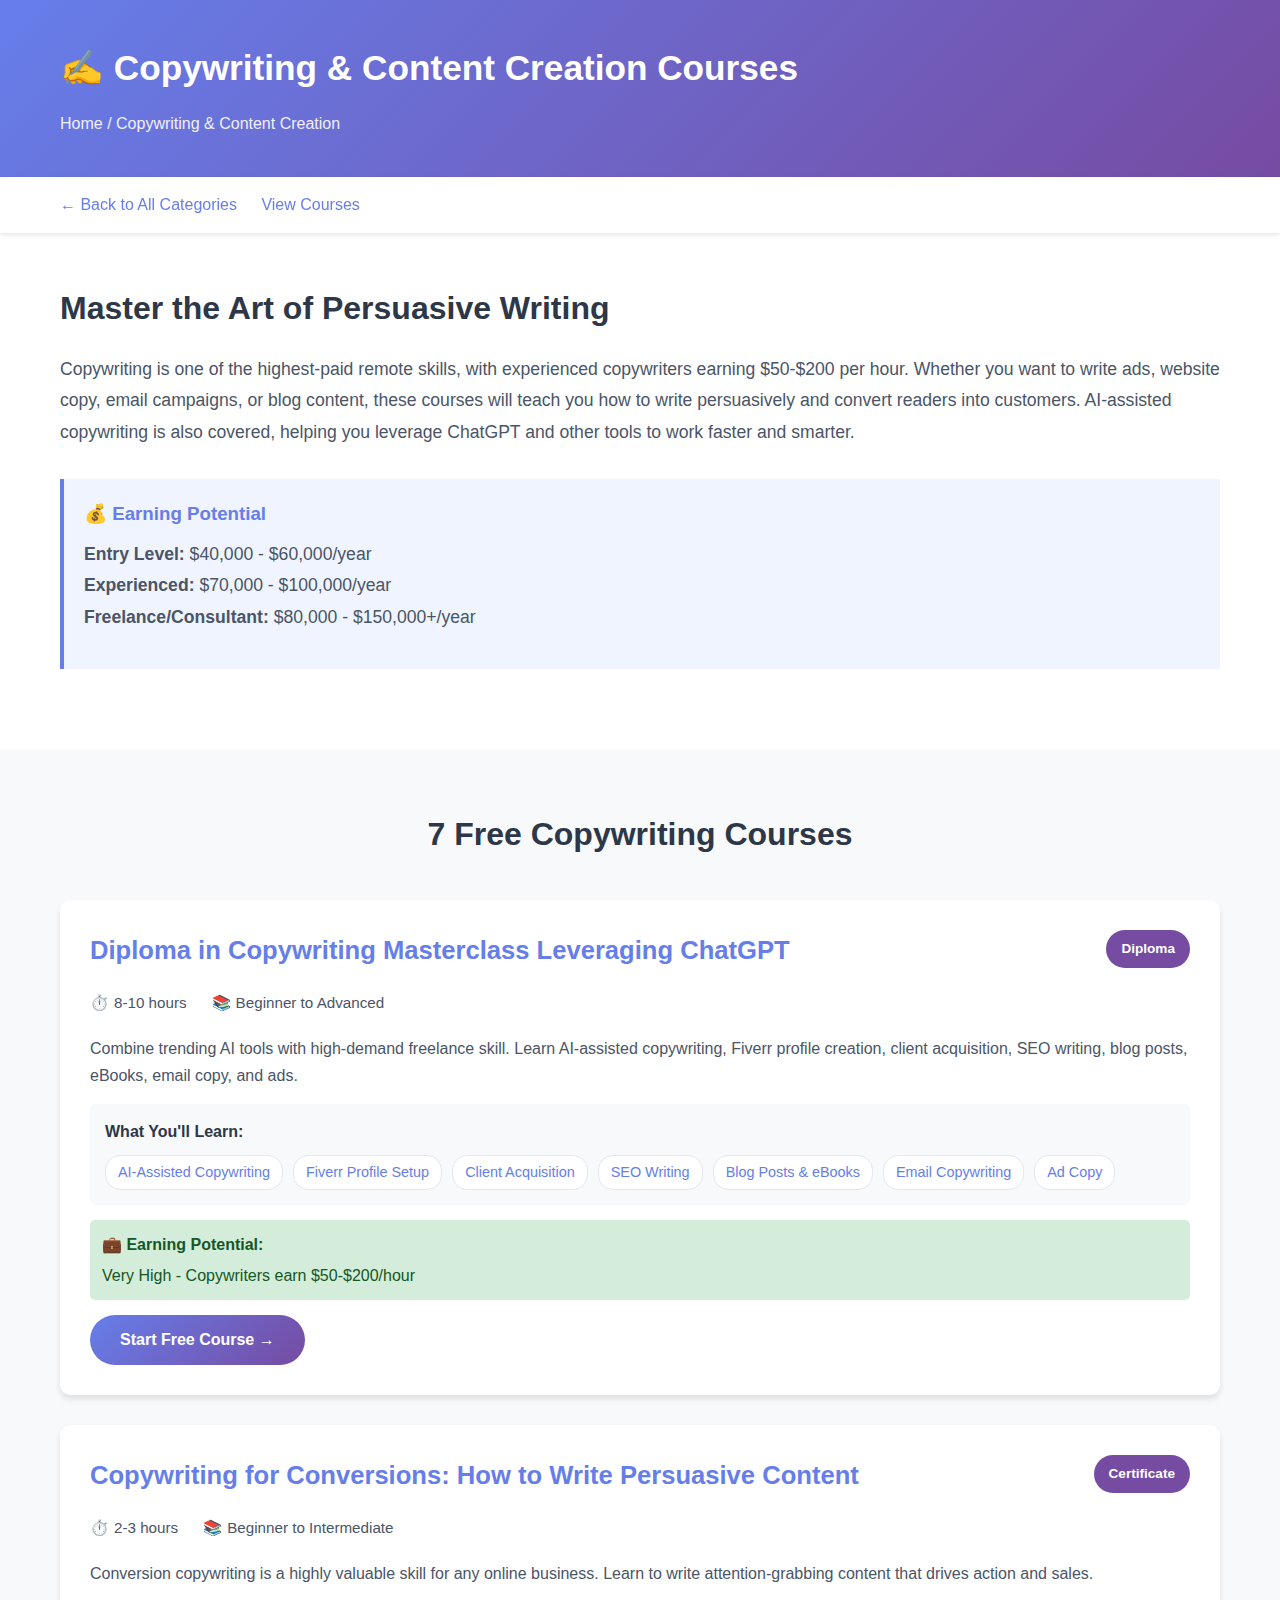
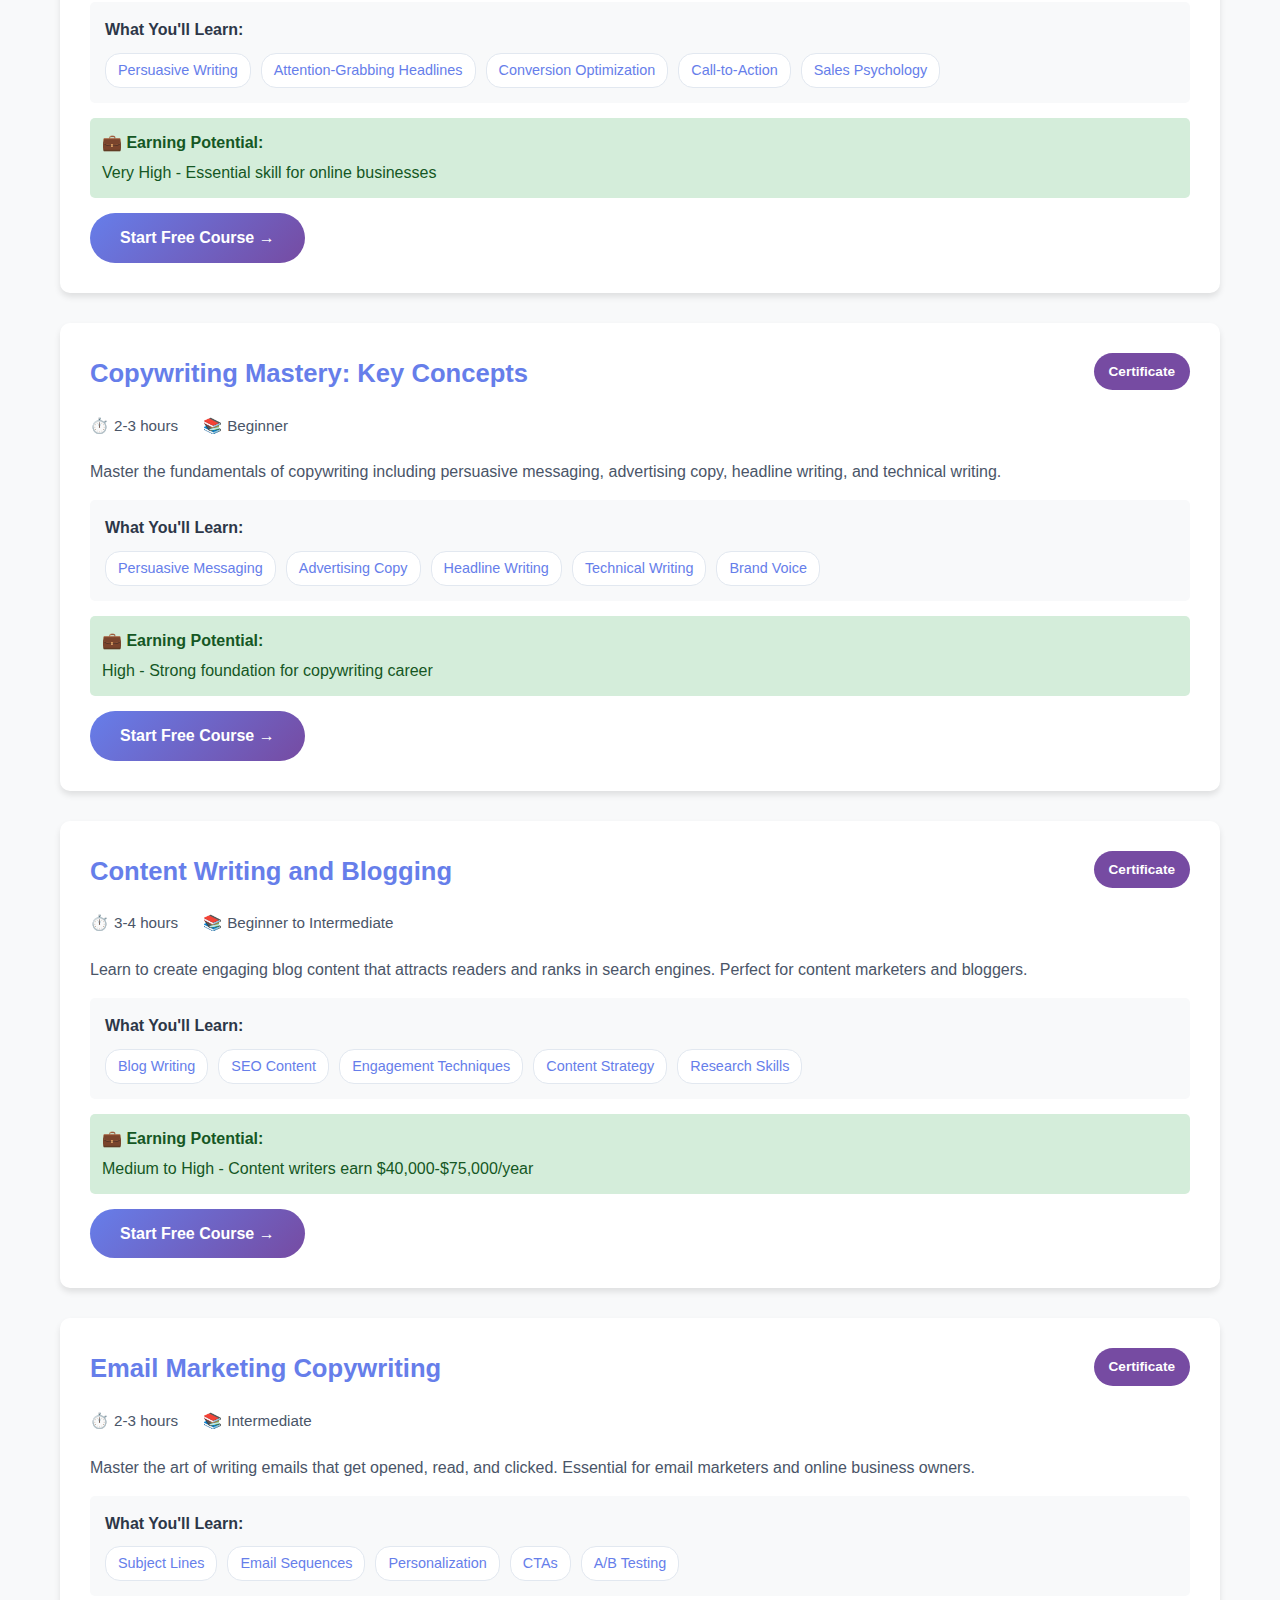
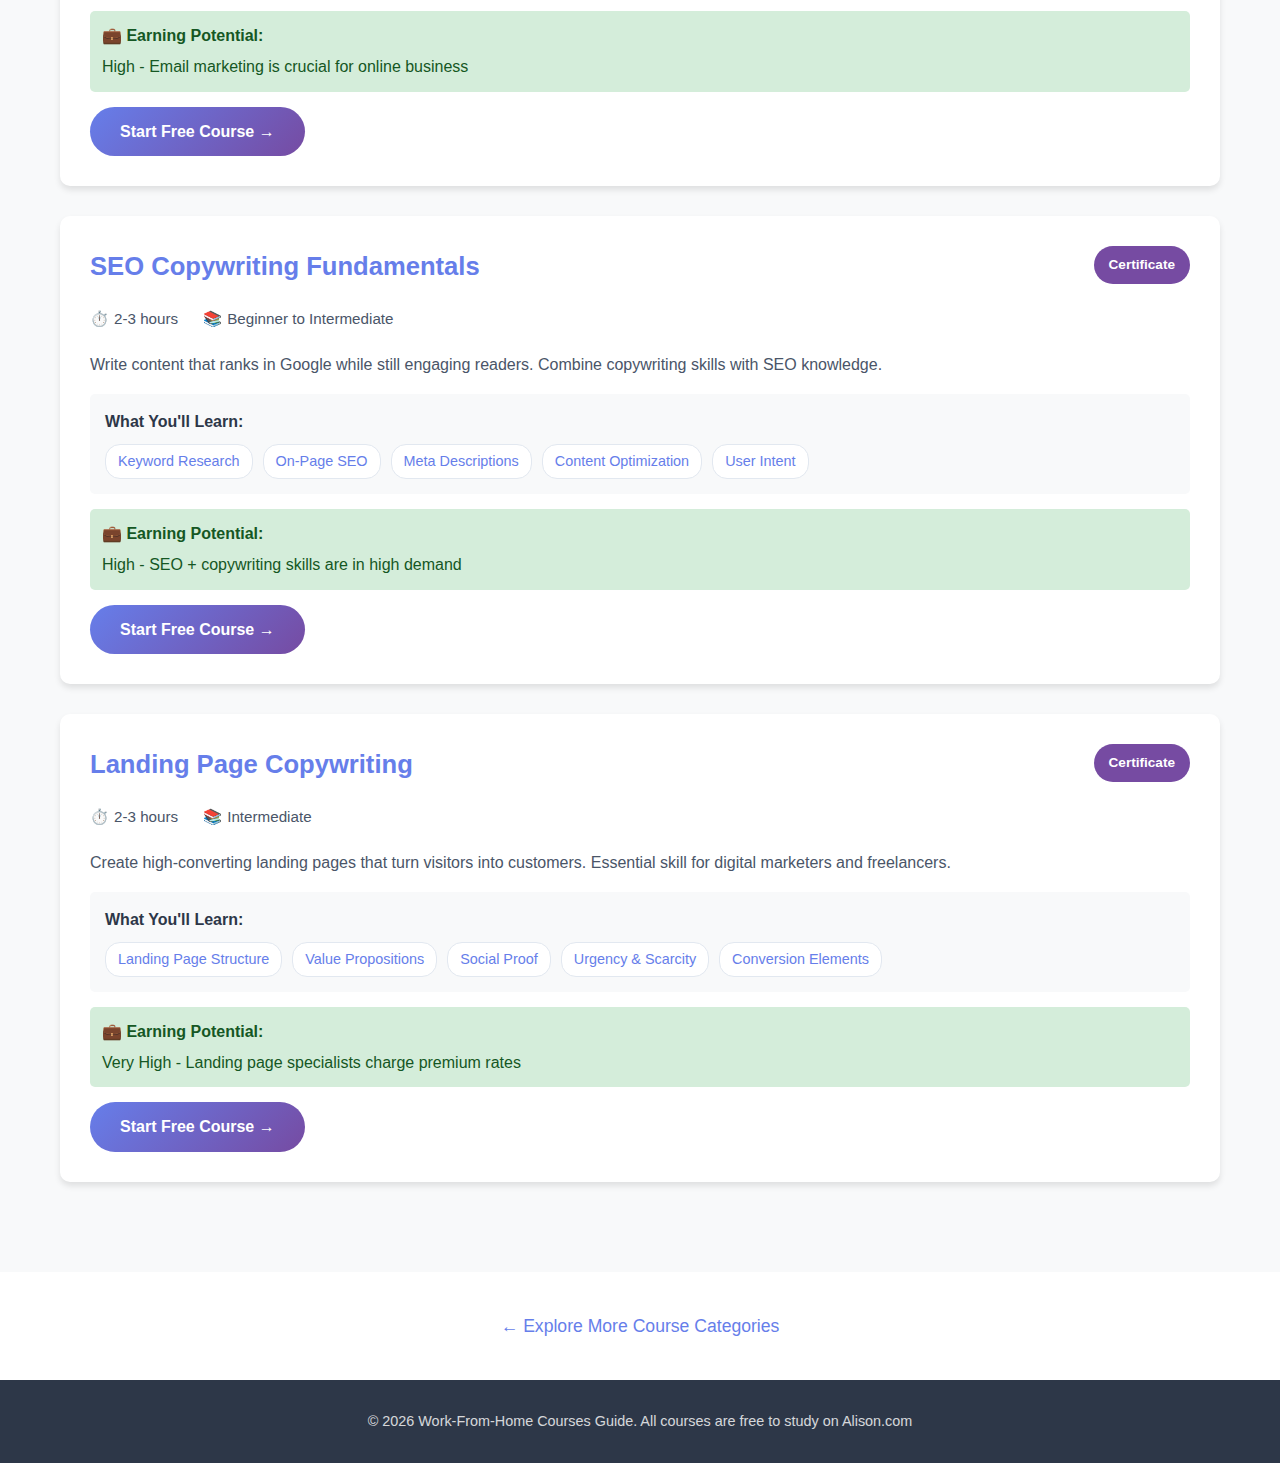
<file: copywriting.html>
<!DOCTYPE html>
<html lang="en">
<head>
    <meta charset="UTF-8">
    <meta name="viewport" content="width=device-width, initial-scale=1.0">
    <title>✍️ Copywriting & Content Creation Courses | Free Work-From-Home Training</title>
    <link rel="stylesheet" href="styles.css">
</head>
<body>
    <header>
        <div class="container">
            <h1>✍️ Copywriting & Content Creation Courses</h1>
            <div class="breadcrumb">
                <a href="index.html">Home</a> / Copywriting & Content Creation
            </div>
        </div>
    </header>

    <nav>
        <div class="container">
            <a href="index.html">← Back to All Categories</a>
            <a href="#courses">View Courses</a>
        </div>
    </nav>

    <section class="intro">
        <div class="container">
            <h2>Master the Art of Persuasive Writing</h2>
            <p>Copywriting is one of the highest-paid remote skills, with experienced copywriters earning $50-$200 per hour. Whether you want to write ads, website copy, email campaigns, or blog content, these courses will teach you how to write persuasively and convert readers into customers. AI-assisted copywriting is also covered, helping you leverage ChatGPT and other tools to work faster and smarter.</p>

            <div class="highlight-box">
                <h3>💰 Earning Potential</h3>
                <p><strong>Entry Level:</strong> $40,000 - $60,000/year<br><strong>Experienced:</strong> $70,000 - $100,000/year<br><strong>Freelance/Consultant:</strong> $80,000 - $150,000+/year</p>
            </div>
        </div>
    </section>

    <section id="courses" class="courses-section">
        <div class="container">
            <h2>7 Free Copywriting Courses</h2>

            <div class="course-card">
                <div class="course-header">
                    <h3 class="course-title">Diploma in Copywriting Masterclass Leveraging ChatGPT</h3>
                    <span class="course-badge">Diploma</span>
                </div>
                <div class="course-meta">
                    <div class="meta-item"><span>⏱️</span> 8-10 hours</div>
                    <div class="meta-item"><span>📚</span> Beginner to Advanced</div>
                </div>
                <p class="course-description">Combine trending AI tools with high-demand freelance skill. Learn AI-assisted copywriting, Fiverr profile creation, client acquisition, SEO writing, blog posts, eBooks, email copy, and ads.</p>
                <div class="skills-list">
                    <h4>What You'll Learn:</h4>
                    <ul><li>AI-Assisted Copywriting</li><li>Fiverr Profile Setup</li><li>Client Acquisition</li><li>SEO Writing</li><li>Blog Posts & eBooks</li><li>Email Copywriting</li><li>Ad Copy</li></ul>
                </div>
                <div class="earning-potential">
                    <strong>💼 Earning Potential:</strong>
                    Very High - Copywriters earn $50-$200/hour
                </div>
                <a href="https://alison.com/course/diploma-in-copywriting-masterclass-leveraging-chatgpt" target="_blank" rel="noopener noreferrer" class="cta-button">Start Free Course →</a>
            </div>

            <div class="course-card">
                <div class="course-header">
                    <h3 class="course-title">Copywriting for Conversions: How to Write Persuasive Content</h3>
                    <span class="course-badge">Certificate</span>
                </div>
                <div class="course-meta">
                    <div class="meta-item"><span>⏱️</span> 2-3 hours</div>
                    <div class="meta-item"><span>📚</span> Beginner to Intermediate</div>
                </div>
                <p class="course-description">Conversion copywriting is a highly valuable skill for any online business. Learn to write attention-grabbing content that drives action and sales.</p>
                <div class="skills-list">
                    <h4>What You'll Learn:</h4>
                    <ul><li>Persuasive Writing</li><li>Attention-Grabbing Headlines</li><li>Conversion Optimization</li><li>Call-to-Action</li><li>Sales Psychology</li></ul>
                </div>
                <div class="earning-potential">
                    <strong>💼 Earning Potential:</strong>
                    Very High - Essential skill for online businesses
                </div>
                <a href="https://alison.com/course/copywriting-for-conversions" target="_blank" rel="noopener noreferrer" class="cta-button">Start Free Course →</a>
            </div>

            <div class="course-card">
                <div class="course-header">
                    <h3 class="course-title">Copywriting Mastery: Key Concepts</h3>
                    <span class="course-badge">Certificate</span>
                </div>
                <div class="course-meta">
                    <div class="meta-item"><span>⏱️</span> 2-3 hours</div>
                    <div class="meta-item"><span>📚</span> Beginner</div>
                </div>
                <p class="course-description">Master the fundamentals of copywriting including persuasive messaging, advertising copy, headline writing, and technical writing.</p>
                <div class="skills-list">
                    <h4>What You'll Learn:</h4>
                    <ul><li>Persuasive Messaging</li><li>Advertising Copy</li><li>Headline Writing</li><li>Technical Writing</li><li>Brand Voice</li></ul>
                </div>
                <div class="earning-potential">
                    <strong>💼 Earning Potential:</strong>
                    High - Strong foundation for copywriting career
                </div>
                <a href="https://alison.com/course/copywriting-mastery-key-concepts" target="_blank" rel="noopener noreferrer" class="cta-button">Start Free Course →</a>
            </div>

            <div class="course-card">
                <div class="course-header">
                    <h3 class="course-title">Content Writing and Blogging</h3>
                    <span class="course-badge">Certificate</span>
                </div>
                <div class="course-meta">
                    <div class="meta-item"><span>⏱️</span> 3-4 hours</div>
                    <div class="meta-item"><span>📚</span> Beginner to Intermediate</div>
                </div>
                <p class="course-description">Learn to create engaging blog content that attracts readers and ranks in search engines. Perfect for content marketers and bloggers.</p>
                <div class="skills-list">
                    <h4>What You'll Learn:</h4>
                    <ul><li>Blog Writing</li><li>SEO Content</li><li>Engagement Techniques</li><li>Content Strategy</li><li>Research Skills</li></ul>
                </div>
                <div class="earning-potential">
                    <strong>💼 Earning Potential:</strong>
                    Medium to High - Content writers earn $40,000-$75,000/year
                </div>
                <a href="https://alison.com/course/content-writing-and-blogging" target="_blank" rel="noopener noreferrer" class="cta-button">Start Free Course →</a>
            </div>

            <div class="course-card">
                <div class="course-header">
                    <h3 class="course-title">Email Marketing Copywriting</h3>
                    <span class="course-badge">Certificate</span>
                </div>
                <div class="course-meta">
                    <div class="meta-item"><span>⏱️</span> 2-3 hours</div>
                    <div class="meta-item"><span>📚</span> Intermediate</div>
                </div>
                <p class="course-description">Master the art of writing emails that get opened, read, and clicked. Essential for email marketers and online business owners.</p>
                <div class="skills-list">
                    <h4>What You'll Learn:</h4>
                    <ul><li>Subject Lines</li><li>Email Sequences</li><li>Personalization</li><li>CTAs</li><li>A/B Testing</li></ul>
                </div>
                <div class="earning-potential">
                    <strong>💼 Earning Potential:</strong>
                    High - Email marketing is crucial for online business
                </div>
                <a href="https://alison.com/course/email-marketing-copywriting" target="_blank" rel="noopener noreferrer" class="cta-button">Start Free Course →</a>
            </div>

            <div class="course-card">
                <div class="course-header">
                    <h3 class="course-title">SEO Copywriting Fundamentals</h3>
                    <span class="course-badge">Certificate</span>
                </div>
                <div class="course-meta">
                    <div class="meta-item"><span>⏱️</span> 2-3 hours</div>
                    <div class="meta-item"><span>📚</span> Beginner to Intermediate</div>
                </div>
                <p class="course-description">Write content that ranks in Google while still engaging readers. Combine copywriting skills with SEO knowledge.</p>
                <div class="skills-list">
                    <h4>What You'll Learn:</h4>
                    <ul><li>Keyword Research</li><li>On-Page SEO</li><li>Meta Descriptions</li><li>Content Optimization</li><li>User Intent</li></ul>
                </div>
                <div class="earning-potential">
                    <strong>💼 Earning Potential:</strong>
                    High - SEO + copywriting skills are in high demand
                </div>
                <a href="https://alison.com/course/seo-copywriting-fundamentals" target="_blank" rel="noopener noreferrer" class="cta-button">Start Free Course →</a>
            </div>

            <div class="course-card">
                <div class="course-header">
                    <h3 class="course-title">Landing Page Copywriting</h3>
                    <span class="course-badge">Certificate</span>
                </div>
                <div class="course-meta">
                    <div class="meta-item"><span>⏱️</span> 2-3 hours</div>
                    <div class="meta-item"><span>📚</span> Intermediate</div>
                </div>
                <p class="course-description">Create high-converting landing pages that turn visitors into customers. Essential skill for digital marketers and freelancers.</p>
                <div class="skills-list">
                    <h4>What You'll Learn:</h4>
                    <ul><li>Landing Page Structure</li><li>Value Propositions</li><li>Social Proof</li><li>Urgency & Scarcity</li><li>Conversion Elements</li></ul>
                </div>
                <div class="earning-potential">
                    <strong>💼 Earning Potential:</strong>
                    Very High - Landing page specialists charge premium rates
                </div>
                <a href="https://alison.com/course/landing-page-copywriting" target="_blank" rel="noopener noreferrer" class="cta-button">Start Free Course →</a>
            </div>

        </div>
    </section>

    <section class="back-link">
        <div class="container">
            <a href="index.html">← Explore More Course Categories</a>
        </div>
    </section>

    <footer>
        <div class="container">
            <p>&copy; 2026 Work-From-Home Courses Guide. All courses are free to study on Alison.com</p>
        </div>
    </footer>
</body>
</html>
</file>
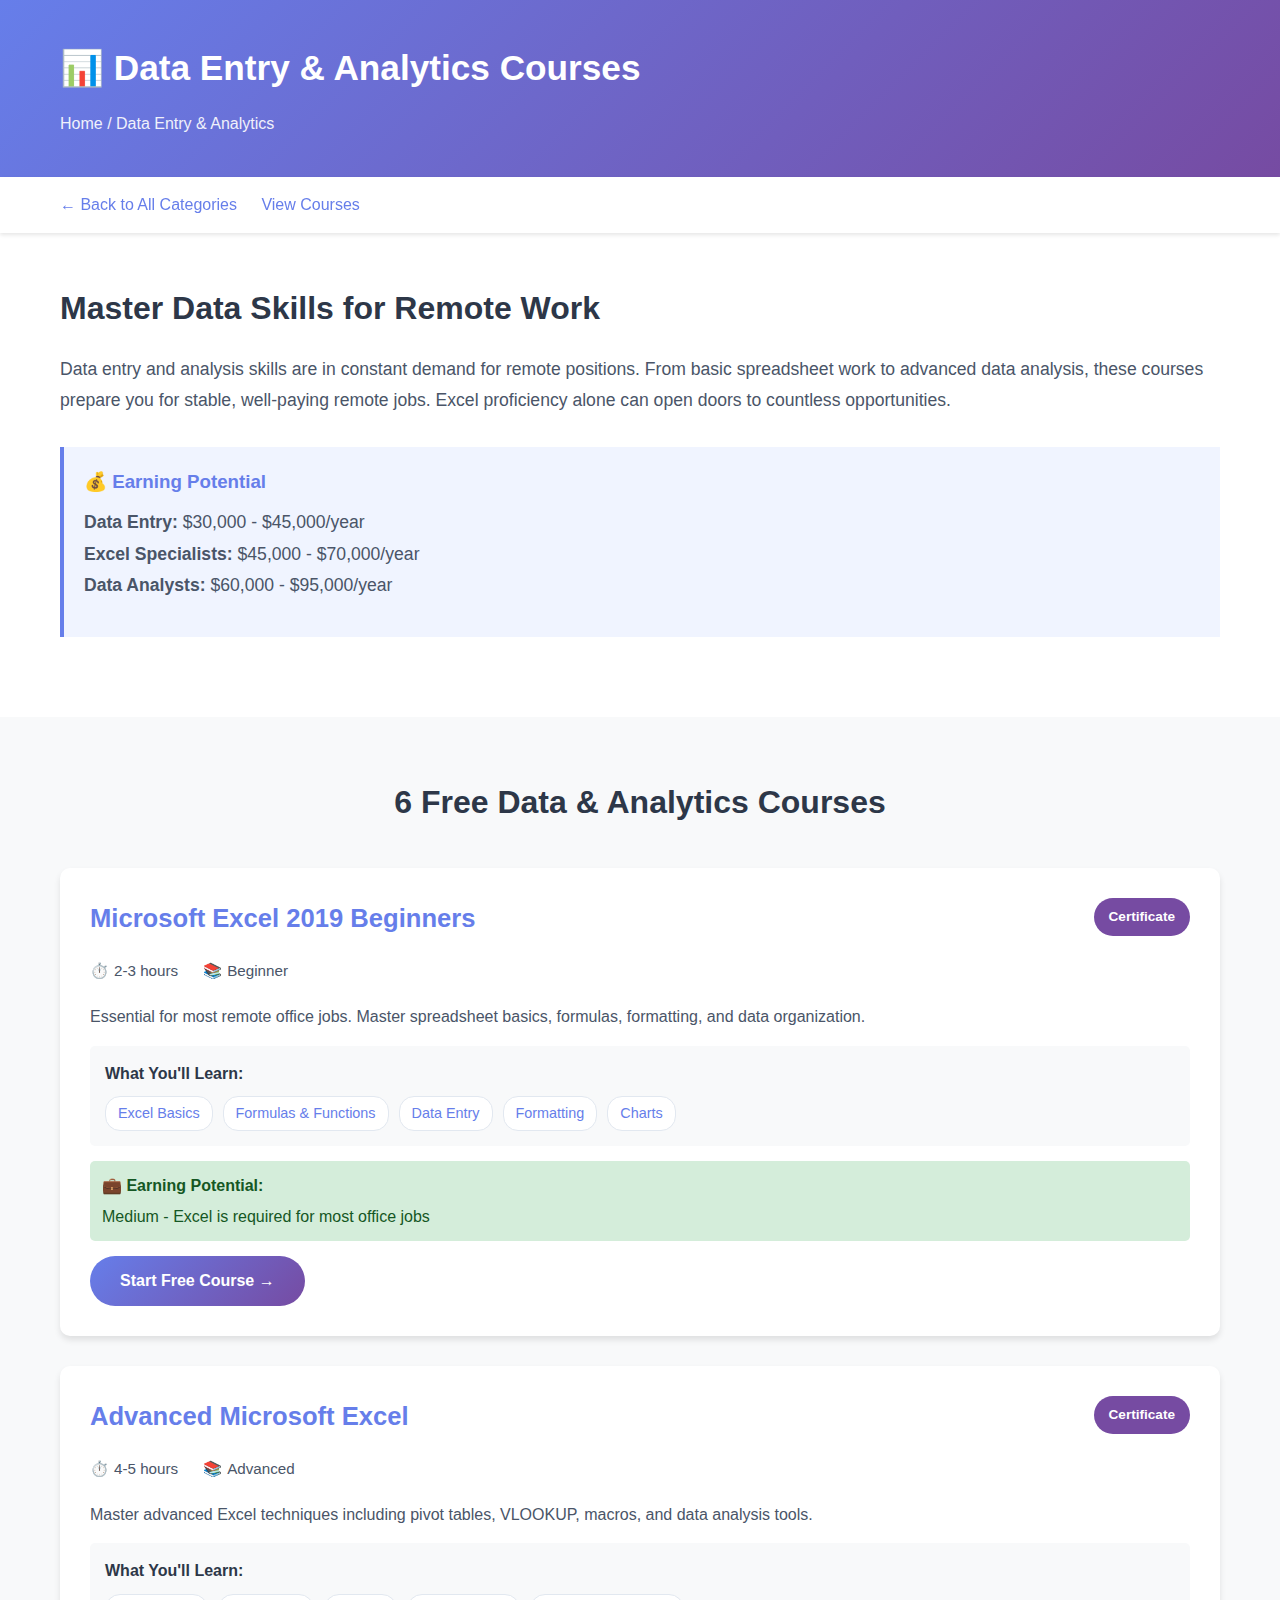
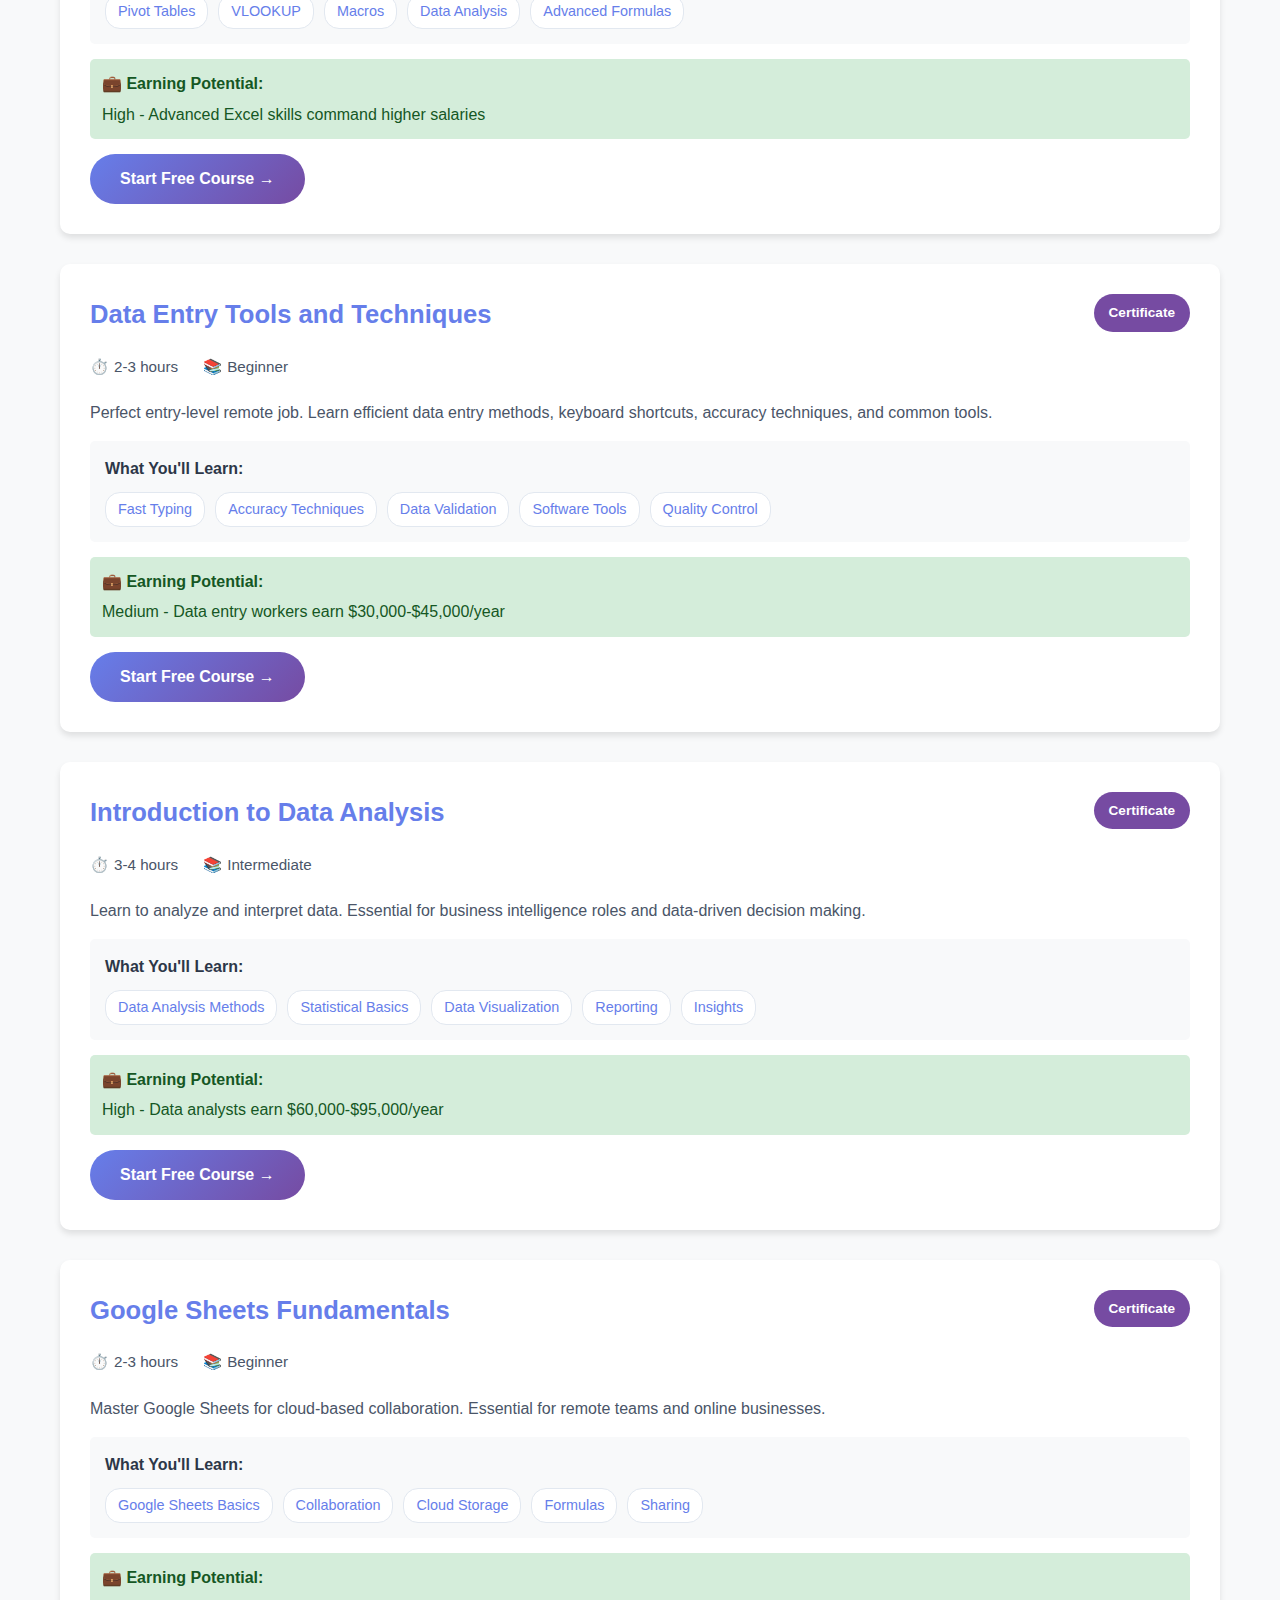
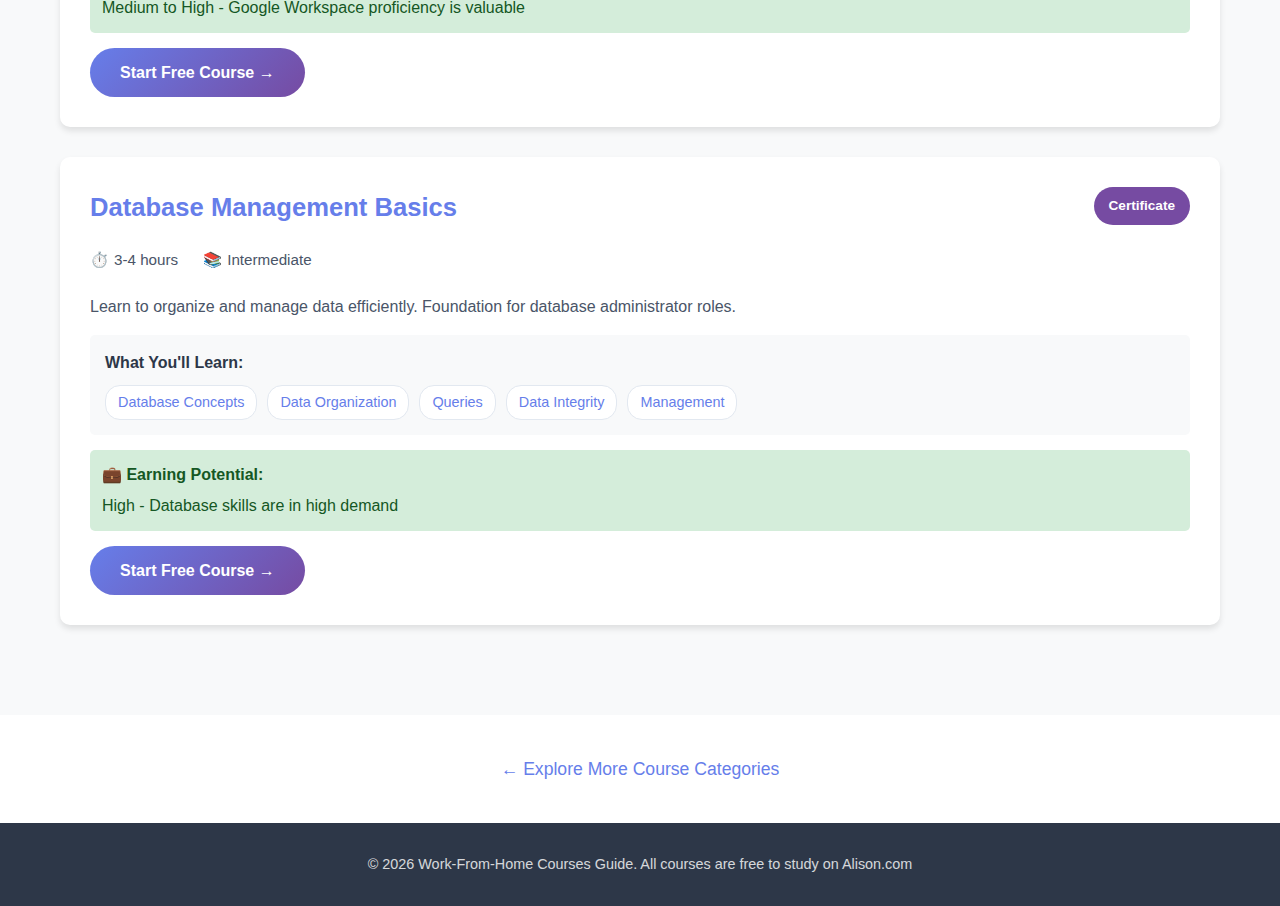
<file: data-analytics.html>
<!DOCTYPE html>
<html lang="en">
<head>
    <meta charset="UTF-8">
    <meta name="viewport" content="width=device-width, initial-scale=1.0">
    <title>📊 Data Entry & Analytics Courses | Free Work-From-Home Training</title>
    <link rel="stylesheet" href="styles.css">
</head>
<body>
    <header>
        <div class="container">
            <h1>📊 Data Entry & Analytics Courses</h1>
            <div class="breadcrumb">
                <a href="index.html">Home</a> / Data Entry & Analytics
            </div>
        </div>
    </header>
    <nav>
        <div class="container">
            <a href="index.html">← Back to All Categories</a>
            <a href="#courses">View Courses</a>
        </div>
    </nav>
    <section class="intro">
        <div class="container">
            <h2>Master Data Skills for Remote Work</h2>
            <p>Data entry and analysis skills are in constant demand for remote positions. From basic spreadsheet work to advanced data analysis, these courses prepare you for stable, well-paying remote jobs. Excel proficiency alone can open doors to countless opportunities.</p>
            <div class="highlight-box">
                <h3>💰 Earning Potential</h3>
                <p><strong>Data Entry:</strong> $30,000 - $45,000/year<br><strong>Excel Specialists:</strong> $45,000 - $70,000/year<br><strong>Data Analysts:</strong> $60,000 - $95,000/year</p>
            </div>
        </div>
    </section>
    <section id="courses" class="courses-section">
        <div class="container">
            <h2>6 Free Data & Analytics Courses</h2>

            <div class="course-card">
                <div class="course-header">
                    <h3 class="course-title">Microsoft Excel 2019 Beginners</h3>
                    <span class="course-badge">Certificate</span>
                </div>
                <div class="course-meta">
                    <div class="meta-item"><span>⏱️</span> 2-3 hours</div>
                    <div class="meta-item"><span>📚</span> Beginner</div>
                </div>
                <p class="course-description">Essential for most remote office jobs. Master spreadsheet basics, formulas, formatting, and data organization.</p>
                <div class="skills-list">
                    <h4>What You'll Learn:</h4>
                    <ul><li>Excel Basics</li><li>Formulas & Functions</li><li>Data Entry</li><li>Formatting</li><li>Charts</li></ul>
                </div>
                <div class="earning-potential">
                    <strong>💼 Earning Potential:</strong>
                    Medium - Excel is required for most office jobs
                </div>
                <a href="https://alison.com/course/microsoft-excel-2019-beginners" target="_blank" rel="noopener noreferrer" class="cta-button">Start Free Course →</a>
            </div>

            <div class="course-card">
                <div class="course-header">
                    <h3 class="course-title">Advanced Microsoft Excel</h3>
                    <span class="course-badge">Certificate</span>
                </div>
                <div class="course-meta">
                    <div class="meta-item"><span>⏱️</span> 4-5 hours</div>
                    <div class="meta-item"><span>📚</span> Advanced</div>
                </div>
                <p class="course-description">Master advanced Excel techniques including pivot tables, VLOOKUP, macros, and data analysis tools.</p>
                <div class="skills-list">
                    <h4>What You'll Learn:</h4>
                    <ul><li>Pivot Tables</li><li>VLOOKUP</li><li>Macros</li><li>Data Analysis</li><li>Advanced Formulas</li></ul>
                </div>
                <div class="earning-potential">
                    <strong>💼 Earning Potential:</strong>
                    High - Advanced Excel skills command higher salaries
                </div>
                <a href="https://alison.com/course/advanced-microsoft-excel" target="_blank" rel="noopener noreferrer" class="cta-button">Start Free Course →</a>
            </div>

            <div class="course-card">
                <div class="course-header">
                    <h3 class="course-title">Data Entry Tools and Techniques</h3>
                    <span class="course-badge">Certificate</span>
                </div>
                <div class="course-meta">
                    <div class="meta-item"><span>⏱️</span> 2-3 hours</div>
                    <div class="meta-item"><span>📚</span> Beginner</div>
                </div>
                <p class="course-description">Perfect entry-level remote job. Learn efficient data entry methods, keyboard shortcuts, accuracy techniques, and common tools.</p>
                <div class="skills-list">
                    <h4>What You'll Learn:</h4>
                    <ul><li>Fast Typing</li><li>Accuracy Techniques</li><li>Data Validation</li><li>Software Tools</li><li>Quality Control</li></ul>
                </div>
                <div class="earning-potential">
                    <strong>💼 Earning Potential:</strong>
                    Medium - Data entry workers earn $30,000-$45,000/year
                </div>
                <a href="https://alison.com/course/data-entry-tools-and-techniques" target="_blank" rel="noopener noreferrer" class="cta-button">Start Free Course →</a>
            </div>

            <div class="course-card">
                <div class="course-header">
                    <h3 class="course-title">Introduction to Data Analysis</h3>
                    <span class="course-badge">Certificate</span>
                </div>
                <div class="course-meta">
                    <div class="meta-item"><span>⏱️</span> 3-4 hours</div>
                    <div class="meta-item"><span>📚</span> Intermediate</div>
                </div>
                <p class="course-description">Learn to analyze and interpret data. Essential for business intelligence roles and data-driven decision making.</p>
                <div class="skills-list">
                    <h4>What You'll Learn:</h4>
                    <ul><li>Data Analysis Methods</li><li>Statistical Basics</li><li>Data Visualization</li><li>Reporting</li><li>Insights</li></ul>
                </div>
                <div class="earning-potential">
                    <strong>💼 Earning Potential:</strong>
                    High - Data analysts earn $60,000-$95,000/year
                </div>
                <a href="https://alison.com/course/introduction-to-data-analysis" target="_blank" rel="noopener noreferrer" class="cta-button">Start Free Course →</a>
            </div>

            <div class="course-card">
                <div class="course-header">
                    <h3 class="course-title">Google Sheets Fundamentals</h3>
                    <span class="course-badge">Certificate</span>
                </div>
                <div class="course-meta">
                    <div class="meta-item"><span>⏱️</span> 2-3 hours</div>
                    <div class="meta-item"><span>📚</span> Beginner</div>
                </div>
                <p class="course-description">Master Google Sheets for cloud-based collaboration. Essential for remote teams and online businesses.</p>
                <div class="skills-list">
                    <h4>What You'll Learn:</h4>
                    <ul><li>Google Sheets Basics</li><li>Collaboration</li><li>Cloud Storage</li><li>Formulas</li><li>Sharing</li></ul>
                </div>
                <div class="earning-potential">
                    <strong>💼 Earning Potential:</strong>
                    Medium to High - Google Workspace proficiency is valuable
                </div>
                <a href="https://alison.com/course/google-sheets-fundamentals" target="_blank" rel="noopener noreferrer" class="cta-button">Start Free Course →</a>
            </div>

            <div class="course-card">
                <div class="course-header">
                    <h3 class="course-title">Database Management Basics</h3>
                    <span class="course-badge">Certificate</span>
                </div>
                <div class="course-meta">
                    <div class="meta-item"><span>⏱️</span> 3-4 hours</div>
                    <div class="meta-item"><span>📚</span> Intermediate</div>
                </div>
                <p class="course-description">Learn to organize and manage data efficiently. Foundation for database administrator roles.</p>
                <div class="skills-list">
                    <h4>What You'll Learn:</h4>
                    <ul><li>Database Concepts</li><li>Data Organization</li><li>Queries</li><li>Data Integrity</li><li>Management</li></ul>
                </div>
                <div class="earning-potential">
                    <strong>💼 Earning Potential:</strong>
                    High - Database skills are in high demand
                </div>
                <a href="https://alison.com/course/database-management-basics" target="_blank" rel="noopener noreferrer" class="cta-button">Start Free Course →</a>
            </div>

        </div>
    </section>
    <section class="back-link">
        <div class="container">
            <a href="index.html">← Explore More Course Categories</a>
        </div>
    </section>
    <footer>
        <div class="container">
            <p>&copy; 2026 Work-From-Home Courses Guide. All courses are free to study on Alison.com</p>
        </div>
    </footer>
</body>
</html>
</file>
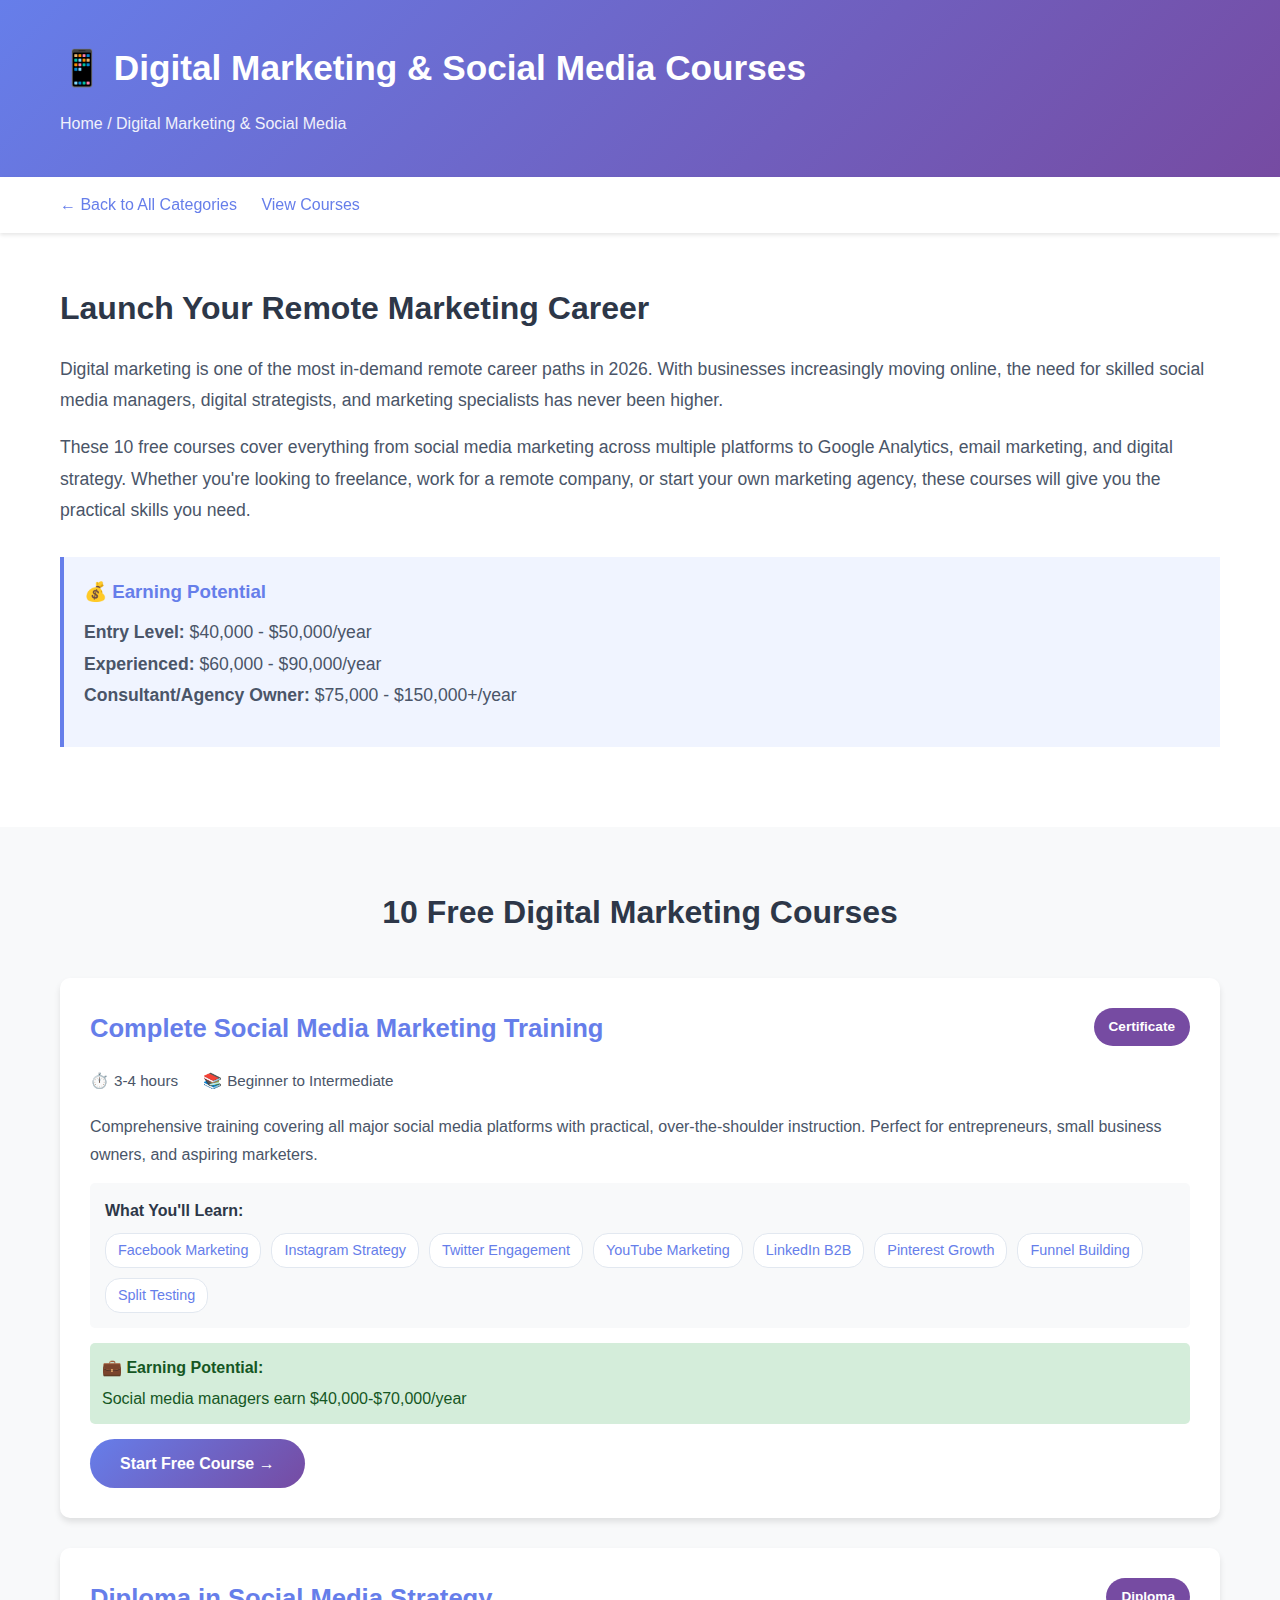
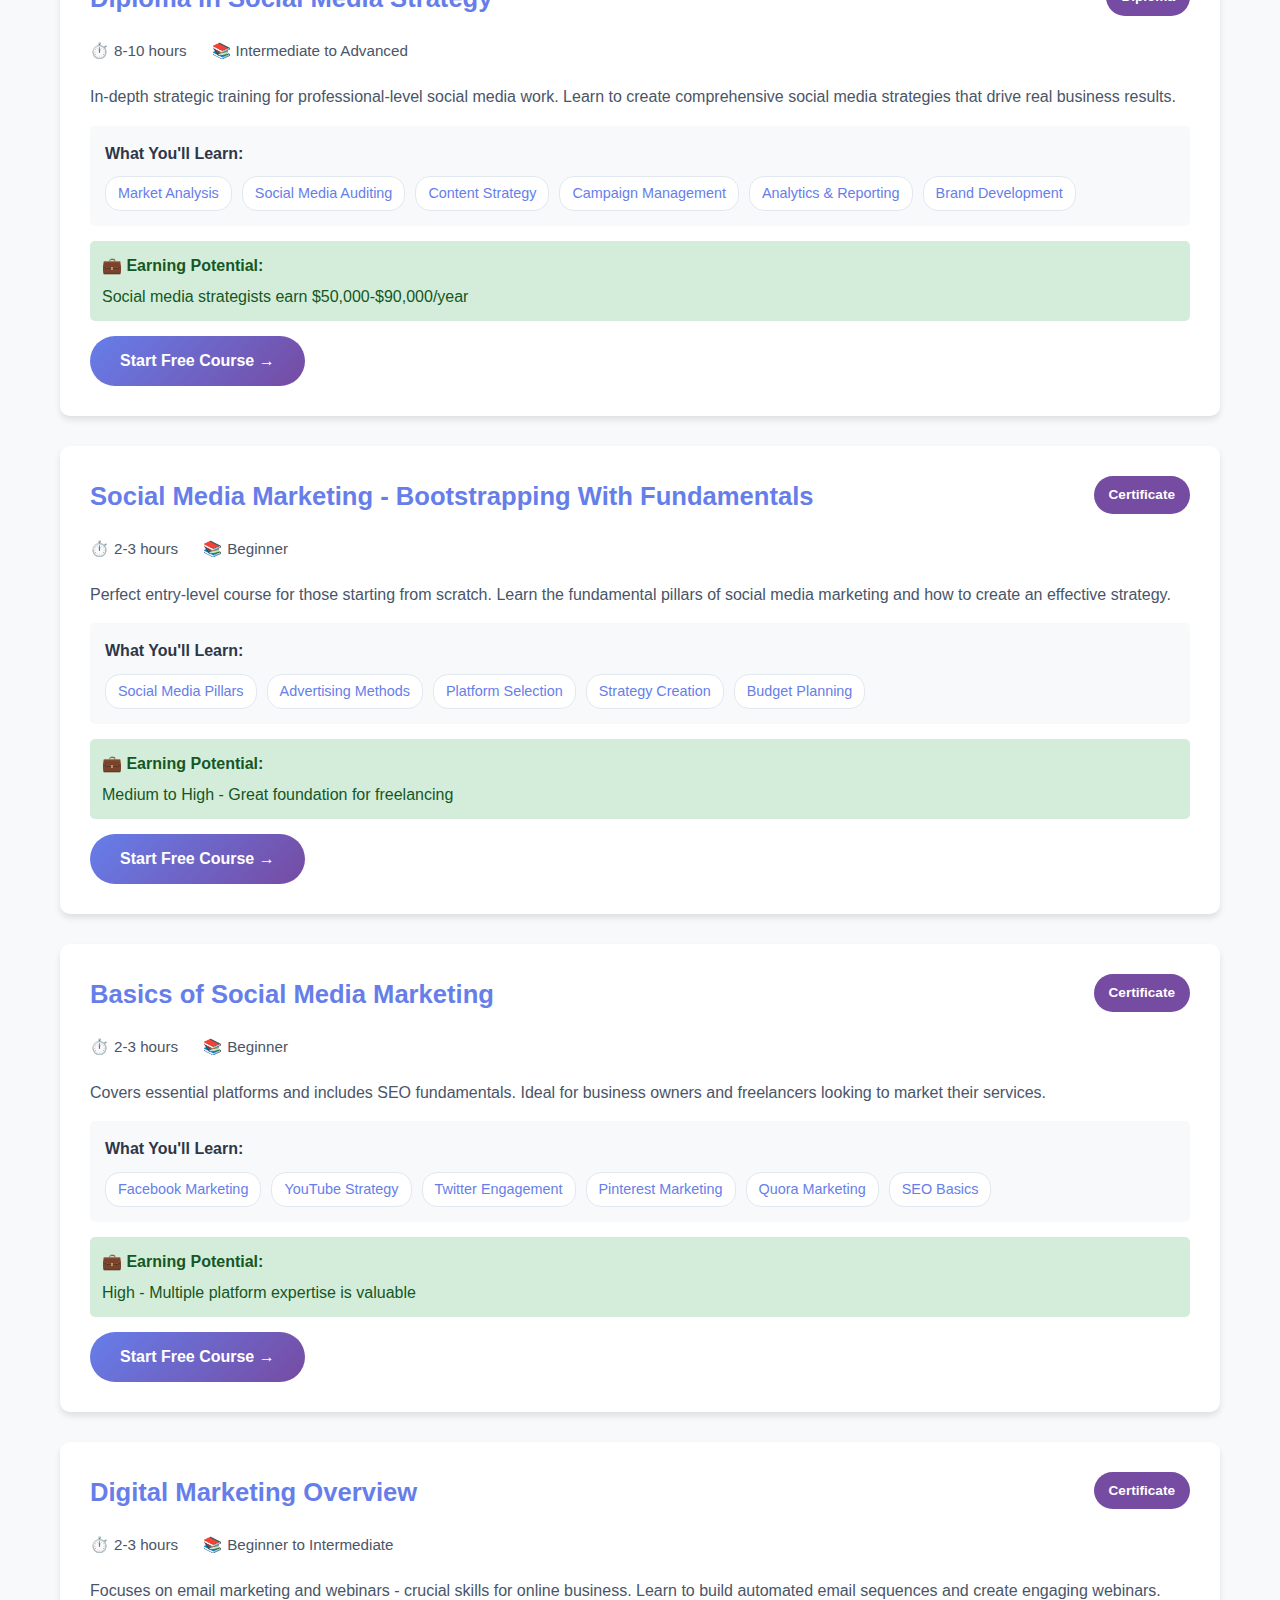
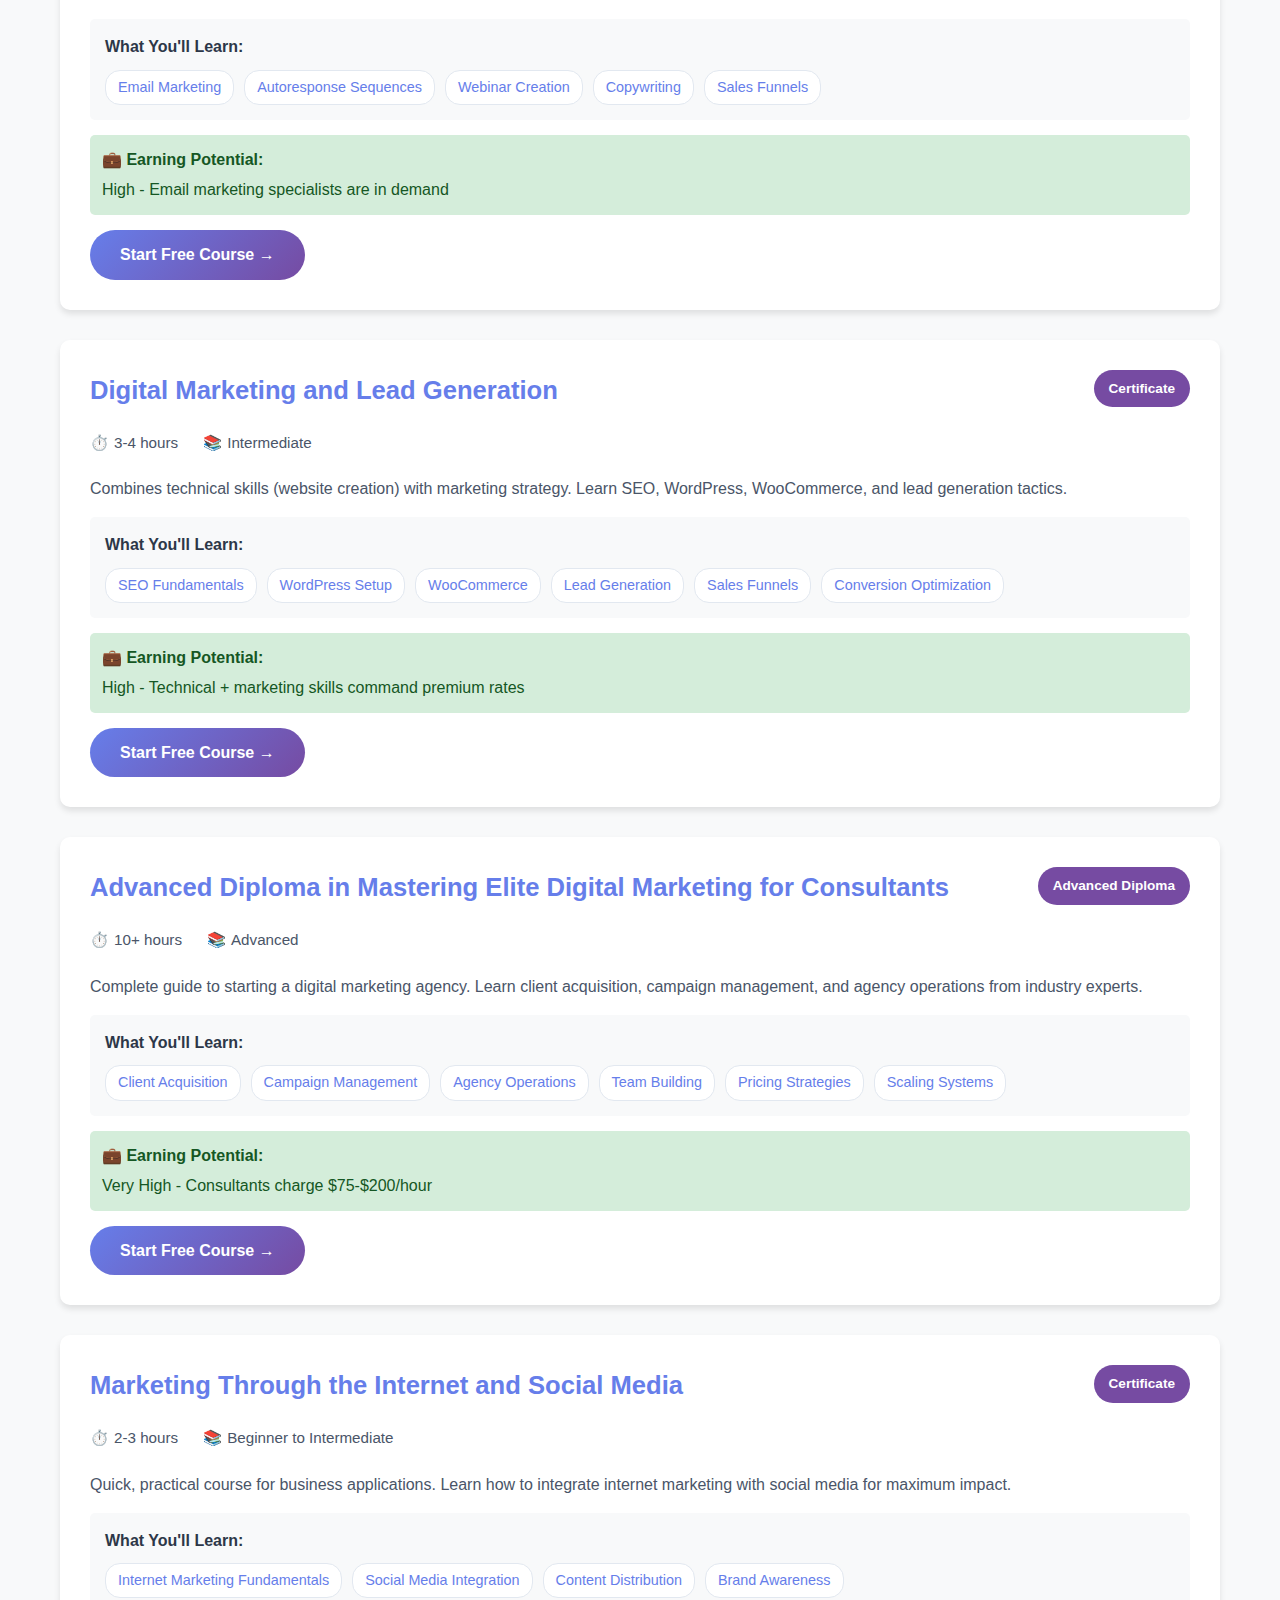
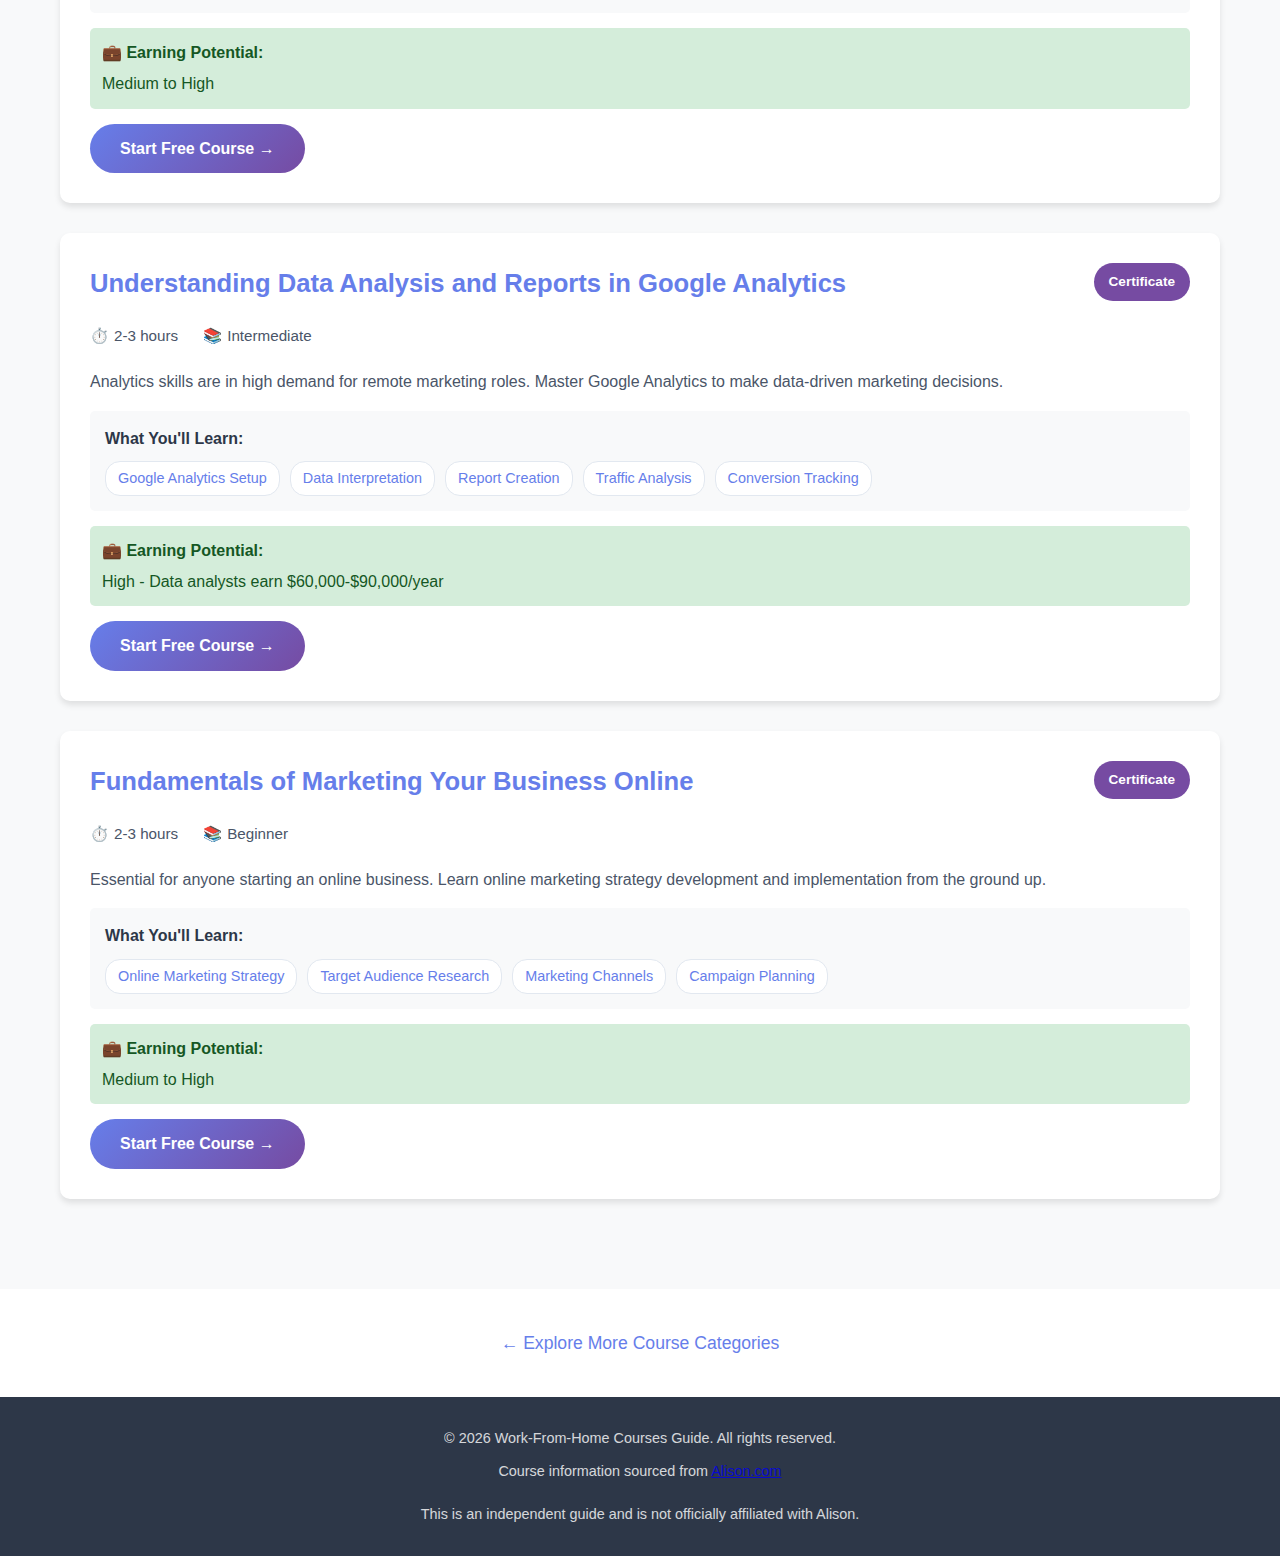
<file: digital-marketing.html>
<!DOCTYPE html>
<html lang="en">
<head>
    <meta charset="UTF-8">
    <meta name="viewport" content="width=device-width, initial-scale=1.0">
    <meta name="description" content="10 free digital marketing and social media courses to start your remote marketing career. Learn Facebook, Instagram, Google Analytics, and more.">
    <title>Digital Marketing & Social Media Courses | Free Work-From-Home Training</title>
    <style>
        * {
            margin: 0;
            padding: 0;
            box-sizing: border-box;
        }

        body {
            font-family: -apple-system, BlinkMacSystemFont, 'Segoe UI', Roboto, Oxygen, Ubuntu, Cantarell, sans-serif;
            line-height: 1.6;
            color: #333;
            background-color: #f8f9fa;
        }

        .container {
            max-width: 1200px;
            margin: 0 auto;
            padding: 0 20px;
        }

        header {
            background: linear-gradient(135deg, #667eea 0%, #764ba2 100%);
            color: white;
            padding: 40px 0;
        }

        header h1 {
            font-size: 2.2em;
            margin-bottom: 10px;
        }

        .breadcrumb {
            margin-top: 15px;
            opacity: 0.9;
        }

        .breadcrumb a {
            color: white;
            text-decoration: none;
        }

        .breadcrumb a:hover {
            text-decoration: underline;
        }

        nav {
            background-color: white;
            box-shadow: 0 2px 4px rgba(0,0,0,0.1);
            padding: 15px 0;
            position: sticky;
            top: 0;
            z-index: 100;
        }

        nav a {
            color: #667eea;
            text-decoration: none;
            font-weight: 500;
            margin-right: 20px;
        }

        nav a:hover {
            color: #764ba2;
        }

        .intro {
            background-color: white;
            padding: 50px 0;
        }

        .intro h2 {
            font-size: 2em;
            color: #2d3748;
            margin-bottom: 20px;
        }

        .intro p {
            color: #4a5568;
            font-size: 1.1em;
            margin-bottom: 15px;
            line-height: 1.8;
        }

        .highlight-box {
            background-color: #f0f4ff;
            border-left: 4px solid #667eea;
            padding: 20px;
            margin: 30px 0;
        }

        .highlight-box h3 {
            color: #667eea;
            margin-bottom: 10px;
        }

        .courses-section {
            padding: 60px 0;
        }

        .courses-section h2 {
            font-size: 2em;
            color: #2d3748;
            margin-bottom: 40px;
            text-align: center;
        }

        .course-card {
            background-color: white;
            border-radius: 10px;
            padding: 30px;
            margin-bottom: 30px;
            box-shadow: 0 4px 6px rgba(0,0,0,0.1);
            transition: transform 0.3s, box-shadow 0.3s;
        }

        .course-card:hover {
            transform: translateY(-3px);
            box-shadow: 0 8px 15px rgba(0,0,0,0.15);
        }

        .course-header {
            display: flex;
            justify-content: space-between;
            align-items: start;
            margin-bottom: 20px;
            flex-wrap: wrap;
            gap: 15px;
        }

        .course-title {
            font-size: 1.6em;
            color: #667eea;
            flex: 1;
        }

        .course-badge {
            background-color: #764ba2;
            color: white;
            padding: 8px 15px;
            border-radius: 20px;
            font-size: 0.85em;
            font-weight: 600;
        }

        .course-meta {
            display: flex;
            gap: 25px;
            margin-bottom: 20px;
            flex-wrap: wrap;
        }

        .meta-item {
            display: flex;
            align-items: center;
            color: #4a5568;
            font-size: 0.95em;
        }

        .meta-item span {
            margin-right: 5px;
        }

        .course-description {
            color: #4a5568;
            margin-bottom: 15px;
            line-height: 1.7;
        }

        .skills-list {
            background-color: #f8f9fa;
            padding: 15px;
            border-radius: 5px;
            margin-bottom: 15px;
        }

        .skills-list h4 {
            color: #2d3748;
            margin-bottom: 10px;
            font-size: 1em;
        }

        .skills-list ul {
            list-style: none;
            display: flex;
            flex-wrap: wrap;
            gap: 10px;
        }

        .skills-list li {
            background-color: white;
            padding: 5px 12px;
            border-radius: 15px;
            font-size: 0.9em;
            color: #667eea;
            border: 1px solid #e2e8f0;
        }

        .earning-potential {
            background-color: #d4edda;
            color: #155724;
            padding: 12px;
            border-radius: 5px;
            margin-bottom: 15px;
        }

        .earning-potential strong {
            display: block;
            margin-bottom: 5px;
        }

        .cta-button {
            display: inline-block;
            background: linear-gradient(135deg, #667eea 0%, #764ba2 100%);
            color: white;
            padding: 12px 30px;
            border-radius: 25px;
            text-decoration: none;
            font-weight: 600;
            transition: transform 0.3s, box-shadow 0.3s;
        }

        .cta-button:hover {
            transform: translateY(-2px);
            box-shadow: 0 6px 12px rgba(102, 126, 234, 0.4);
        }

        .back-link {
            background-color: white;
            padding: 40px 0;
            text-align: center;
        }

        .back-link a {
            color: #667eea;
            text-decoration: none;
            font-weight: 500;
            font-size: 1.1em;
        }

        .back-link a:hover {
            text-decoration: underline;
        }

        footer {
            background-color: #2d3748;
            color: white;
            padding: 30px 0;
            text-align: center;
        }

        footer p {
            opacity: 0.8;
            font-size: 0.9em;
        }

        @media (max-width: 768px) {
            header h1 {
                font-size: 1.6em;
            }

            .course-header {
                flex-direction: column;
            }

            .course-meta {
                flex-direction: column;
                gap: 10px;
            }

            .skills-list ul {
                flex-direction: column;
            }
        }
    </style>
</head>
<body>
    <header>
        <div class="container">
            <h1>📱 Digital Marketing & Social Media Courses</h1>
            <div class="breadcrumb">
                <a href="index.html">Home</a> / Digital Marketing & Social Media
            </div>
        </div>
    </header>

    <nav>
        <div class="container">
            <a href="index.html">← Back to All Categories</a>
            <a href="#courses">View Courses</a>
        </div>
    </nav>

    <section class="intro">
        <div class="container">
            <h2>Launch Your Remote Marketing Career</h2>
            <p>Digital marketing is one of the most in-demand remote career paths in 2026. With businesses increasingly moving online, the need for skilled social media managers, digital strategists, and marketing specialists has never been higher.</p>
            
            <p>These 10 free courses cover everything from social media marketing across multiple platforms to Google Analytics, email marketing, and digital strategy. Whether you're looking to freelance, work for a remote company, or start your own marketing agency, these courses will give you the practical skills you need.</p>

            <div class="highlight-box">
                <h3>💰 Earning Potential</h3>
                <p><strong>Entry Level:</strong> $40,000 - $50,000/year<br>
                <strong>Experienced:</strong> $60,000 - $90,000/year<br>
                <strong>Consultant/Agency Owner:</strong> $75,000 - $150,000+/year</p>
            </div>
        </div>
    </section>

    <section id="courses" class="courses-section">
        <div class="container">
            <h2>10 Free Digital Marketing Courses</h2>

            <!-- Course 1 -->
            <div class="course-card">
                <div class="course-header">
                    <h3 class="course-title">Complete Social Media Marketing Training</h3>
                    <span class="course-badge">Certificate</span>
                </div>
                <div class="course-meta">
                    <div class="meta-item"><span>⏱️</span> 3-4 hours</div>
                    <div class="meta-item"><span>📚</span> Beginner to Intermediate</div>
                </div>
                <p class="course-description">Comprehensive training covering all major social media platforms with practical, over-the-shoulder instruction. Perfect for entrepreneurs, small business owners, and aspiring marketers.</p>
                <div class="skills-list">
                    <h4>What You'll Learn:</h4>
                    <ul>
                        <li>Facebook Marketing</li>
                        <li>Instagram Strategy</li>
                        <li>Twitter Engagement</li>
                        <li>YouTube Marketing</li>
                        <li>LinkedIn B2B</li>
                        <li>Pinterest Growth</li>
                        <li>Funnel Building</li>
                        <li>Split Testing</li>
                    </ul>
                </div>
                <div class="earning-potential">
                    <strong>💼 Earning Potential:</strong>
                    Social media managers earn $40,000-$70,000/year
                </div>
                <a href="https://alison.com/course/complete-social-media-marketing-training" target="_blank" rel="noopener noreferrer" class="cta-button">Start Free Course →</a>
            </div>

            <!-- Course 2 -->
            <div class="course-card">
                <div class="course-header">
                    <h3 class="course-title">Diploma in Social Media Strategy</h3>
                    <span class="course-badge">Diploma</span>
                </div>
                <div class="course-meta">
                    <div class="meta-item"><span>⏱️</span> 8-10 hours</div>
                    <div class="meta-item"><span>📚</span> Intermediate to Advanced</div>
                </div>
                <p class="course-description">In-depth strategic training for professional-level social media work. Learn to create comprehensive social media strategies that drive real business results.</p>
                <div class="skills-list">
                    <h4>What You'll Learn:</h4>
                    <ul>
                        <li>Market Analysis</li>
                        <li>Social Media Auditing</li>
                        <li>Content Strategy</li>
                        <li>Campaign Management</li>
                        <li>Analytics & Reporting</li>
                        <li>Brand Development</li>
                    </ul>
                </div>
                <div class="earning-potential">
                    <strong>💼 Earning Potential:</strong>
                    Social media strategists earn $50,000-$90,000/year
                </div>
                <a href="https://alison.com/course/the-complete-social-media-marketing-course?utm_source=alison_user&utm_medium=affiliates&utm_campaign=54834349" target="_blank" rel="noopener noreferrer" class="cta-button">Start Free Course →</a>
            </div>

            <!-- Course 3 -->
            <div class="course-card">
                <div class="course-header">
                    <h3 class="course-title">Social Media Marketing - Bootstrapping With Fundamentals</h3>
                    <span class="course-badge">Certificate</span>
                </div>
                <div class="course-meta">
                    <div class="meta-item"><span>⏱️</span> 2-3 hours</div>
                    <div class="meta-item"><span>📚</span> Beginner</div>
                </div>
                <p class="course-description">Perfect entry-level course for those starting from scratch. Learn the fundamental pillars of social media marketing and how to create an effective strategy.</p>
                <div class="skills-list">
                    <h4>What You'll Learn:</h4>
                    <ul>
                        <li>Social Media Pillars</li>
                        <li>Advertising Methods</li>
                        <li>Platform Selection</li>
                        <li>Strategy Creation</li>
                        <li>Budget Planning</li>
                    </ul>
                </div>
                <div class="earning-potential">
                    <strong>💼 Earning Potential:</strong>
                    Medium to High - Great foundation for freelancing
                </div>
                <a href="https://alison.com/course/social-media-marketing-bootstrapping-with-fundamentals?utm_source=alison_user&utm_medium=affiliates&utm_campaign=54834349" target="_blank" rel="noopener noreferrer" class="cta-button">Start Free Course →</a>
            </div>

            <!-- Course 4 -->
            <div class="course-card">
                <div class="course-header">
                    <h3 class="course-title">Basics of Social Media Marketing</h3>
                    <span class="course-badge">Certificate</span>
                </div>
                <div class="course-meta">
                    <div class="meta-item"><span>⏱️</span> 2-3 hours</div>
                    <div class="meta-item"><span>📚</span> Beginner</div>
                </div>
                <p class="course-description">Covers essential platforms and includes SEO fundamentals. Ideal for business owners and freelancers looking to market their services.</p>
                <div class="skills-list">
                    <h4>What You'll Learn:</h4>
                    <ul>
                        <li>Facebook Marketing</li>
                        <li>YouTube Strategy</li>
                        <li>Twitter Engagement</li>
                        <li>Pinterest Marketing</li>
                        <li>Quora Marketing</li>
                        <li>SEO Basics</li>
                    </ul>
                </div>
                <div class="earning-potential">
                    <strong>💼 Earning Potential:</strong>
                    High - Multiple platform expertise is valuable
                </div>
                <a href="https://alison.com/course/basics-of-social-media-marketing?utm_source=alison_user&utm_medium=affiliates&utm_campaign=54834349" target="_blank" rel="noopener noreferrer" class="cta-button">Start Free Course →</a>
            </div>

            <!-- Course 5 -->
            <div class="course-card">
                <div class="course-header">
                    <h3 class="course-title">Digital Marketing Overview</h3>
                    <span class="course-badge">Certificate</span>
                </div>
                <div class="course-meta">
                    <div class="meta-item"><span>⏱️</span> 2-3 hours</div>
                    <div class="meta-item"><span>📚</span> Beginner to Intermediate</div>
                </div>
                <p class="course-description">Focuses on email marketing and webinars - crucial skills for online business. Learn to build automated email sequences and create engaging webinars.</p>
                <div class="skills-list">
                    <h4>What You'll Learn:</h4>
                    <ul>
                        <li>Email Marketing</li>
                        <li>Autoresponse Sequences</li>
                        <li>Webinar Creation</li>
                        <li>Copywriting</li>
                        <li>Sales Funnels</li>
                    </ul>
                </div>
                <div class="earning-potential">
                    <strong>💼 Earning Potential:</strong>
                    High - Email marketing specialists are in demand
                </div>
                <a href="https://alison.com/course/digital-marketing-overview?utm_source=alison_user&utm_medium=affiliates&utm_campaign=54834349" target="_blank" rel="noopener noreferrer" class="cta-button">Start Free Course →</a>
            </div>

            <!-- Course 6 -->
            <div class="course-card">
                <div class="course-header">
                    <h3 class="course-title">Digital Marketing and Lead Generation</h3>
                    <span class="course-badge">Certificate</span>
                </div>
                <div class="course-meta">
                    <div class="meta-item"><span>⏱️</span> 3-4 hours</div>
                    <div class="meta-item"><span>📚</span> Intermediate</div>
                </div>
                <p class="course-description">Combines technical skills (website creation) with marketing strategy. Learn SEO, WordPress, WooCommerce, and lead generation tactics.</p>
                <div class="skills-list">
                    <h4>What You'll Learn:</h4>
                    <ul>
                        <li>SEO Fundamentals</li>
                        <li>WordPress Setup</li>
                        <li>WooCommerce</li>
                        <li>Lead Generation</li>
                        <li>Sales Funnels</li>
                        <li>Conversion Optimization</li>
                    </ul>
                </div>
                <div class="earning-potential">
                    <strong>💼 Earning Potential:</strong>
                    High - Technical + marketing skills command premium rates
                </div>
                <a href="https://alison.com/course/essentials-of-digital-marketing-and-lead-generation?utm_source=alison_user&utm_medium=affiliates&utm_campaign=54834349" target="_blank" rel="noopener noreferrer" class="cta-button">Start Free Course →</a>
            </div>

            <!-- Course 7 -->
            <div class="course-card">
                <div class="course-header">
                    <h3 class="course-title">Advanced Diploma in Mastering Elite Digital Marketing for Consultants</h3>
                    <span class="course-badge">Advanced Diploma</span>
                </div>
                <div class="course-meta">
                    <div class="meta-item"><span>⏱️</span> 10+ hours</div>
                    <div class="meta-item"><span>📚</span> Advanced</div>
                </div>
                <p class="course-description">Complete guide to starting a digital marketing agency. Learn client acquisition, campaign management, and agency operations from industry experts.</p>
                <div class="skills-list">
                    <h4>What You'll Learn:</h4>
                    <ul>
                        <li>Client Acquisition</li>
                        <li>Campaign Management</li>
                        <li>Agency Operations</li>
                        <li>Team Building</li>
                        <li>Pricing Strategies</li>
                        <li>Scaling Systems</li>
                    </ul>
                </div>
                <div class="earning-potential">
                    <strong>💼 Earning Potential:</strong>
                    Very High - Consultants charge $75-$200/hour
                </div>
                <a href="https://alison.com/course/advanced-diploma-in-mastering-elite-digital-marketing-for-consultants?utm_source=alison_user&utm_medium=affiliates&utm_campaign=54834349" target="_blank" rel="noopener noreferrer" class="cta-button">Start Free Course →</a>
            </div>

            <!-- Course 8 -->
            <div class="course-card">
                <div class="course-header">
                    <h3 class="course-title">Marketing Through the Internet and Social Media</h3>
                    <span class="course-badge">Certificate</span>
                </div>
                <div class="course-meta">
                    <div class="meta-item"><span>⏱️</span> 2-3 hours</div>
                    <div class="meta-item"><span>📚</span> Beginner to Intermediate</div>
                </div>
                <p class="course-description">Quick, practical course for business applications. Learn how to integrate internet marketing with social media for maximum impact.</p>
                <div class="skills-list">
                    <h4>What You'll Learn:</h4>
                    <ul>
                        <li>Internet Marketing Fundamentals</li>
                        <li>Social Media Integration</li>
                        <li>Content Distribution</li>
                        <li>Brand Awareness</li>
                    </ul>
                </div>
                <div class="earning-potential">
                    <strong>💼 Earning Potential:</strong>
                    Medium to High
                </div>
                <a href="https://alison.com/course/marketing-through-the-internet-and-social-media?utm_source=alison_user&utm_medium=affiliates&utm_campaign=54834349" target="_blank" rel="noopener noreferrer" class="cta-button">Start Free Course →</a>
            </div>

            <!-- Course 9 -->
            <div class="course-card">
                <div class="course-header">
                    <h3 class="course-title">Understanding Data Analysis and Reports in Google Analytics</h3>
                    <span class="course-badge">Certificate</span>
                </div>
                <div class="course-meta">
                    <div class="meta-item"><span>⏱️</span> 2-3 hours</div>
                    <div class="meta-item"><span>📚</span> Intermediate</div>
                </div>
                <p class="course-description">Analytics skills are in high demand for remote marketing roles. Master Google Analytics to make data-driven marketing decisions.</p>
                <div class="skills-list">
                    <h4>What You'll Learn:</h4>
                    <ul>
                        <li>Google Analytics Setup</li>
                        <li>Data Interpretation</li>
                        <li>Report Creation</li>
                        <li>Traffic Analysis</li>
                        <li>Conversion Tracking</li>
                    </ul>
                </div>
                <div class="earning-potential">
                    <strong>💼 Earning Potential:</strong>
                    High - Data analysts earn $60,000-$90,000/year
                </div>
                <a href="https://alison.com/course/online-marketing-with-google-analytics?utm_source=alison_user&utm_medium=affiliates&utm_campaign=54834349" target="_blank" rel="noopener noreferrer" class="cta-button">Start Free Course →</a>
            </div>

            <!-- Course 10 -->
            <div class="course-card">
                <div class="course-header">
                    <h3 class="course-title">Fundamentals of Marketing Your Business Online</h3>
                    <span class="course-badge">Certificate</span>
                </div>
                <div class="course-meta">
                    <div class="meta-item"><span>⏱️</span> 2-3 hours</div>
                    <div class="meta-item"><span>📚</span> Beginner</div>
                </div>
                <p class="course-description">Essential for anyone starting an online business. Learn online marketing strategy development and implementation from the ground up.</p>
                <div class="skills-list">
                    <h4>What You'll Learn:</h4>
                    <ul>
                        <li>Online Marketing Strategy</li>
                        <li>Target Audience Research</li>
                        <li>Marketing Channels</li>
                        <li>Campaign Planning</li>
                    </ul>
                </div>
                <div class="earning-potential">
                    <strong>💼 Earning Potential:</strong>
                    Medium to High
                </div>
                <a href="https://alison.com/course/marketing-strategy-to-grow-your-business?utm_source=alison_user&utm_medium=affiliates&utm_campaign=54834349" target="_blank" rel="noopener noreferrer" class="cta-button">Start Free Course →</a>
            </div>
        </div>
    </section>

    <section class="back-link">
        <div class="container">
            <a href="index.html">← Explore More Course Categories</a>
        </div>
    </section>

   <footer>
        <div class="container">
            <p>&copy; 2026 Work-From-Home Courses Guide. All rights reserved.</p>
            <p style="margin-top: 10px;">Course information sourced from <a href="https://alison.com/?utm_source=alison_user&utm_medium=affiliates&utm_campaign=54834349" target="_blank" rel="noopener noreferrer">Alison.com</a></p>
            <p style="margin-top: 20px; font-size: 0.9em;">This is an independent guide and is not officially affiliated with Alison.</p>
        </div>
    </footer>

</body>
</html>
</file>
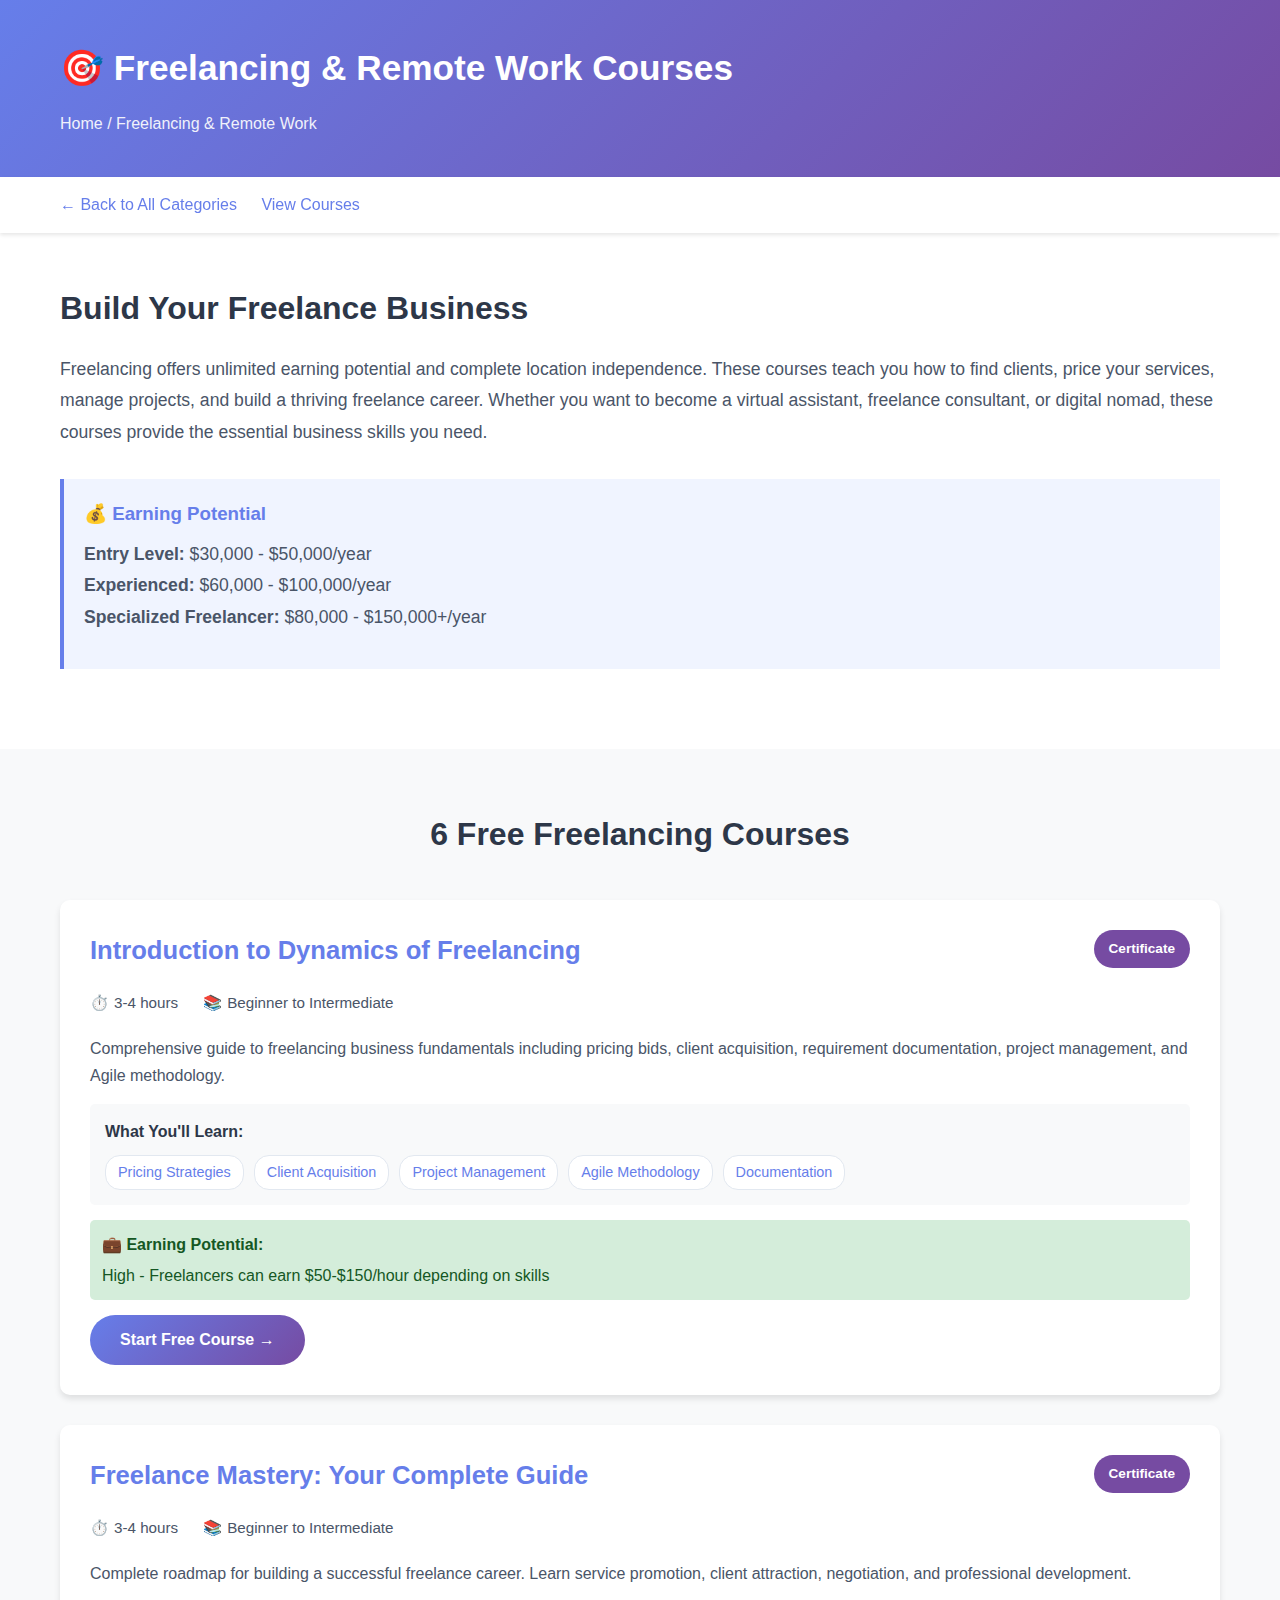
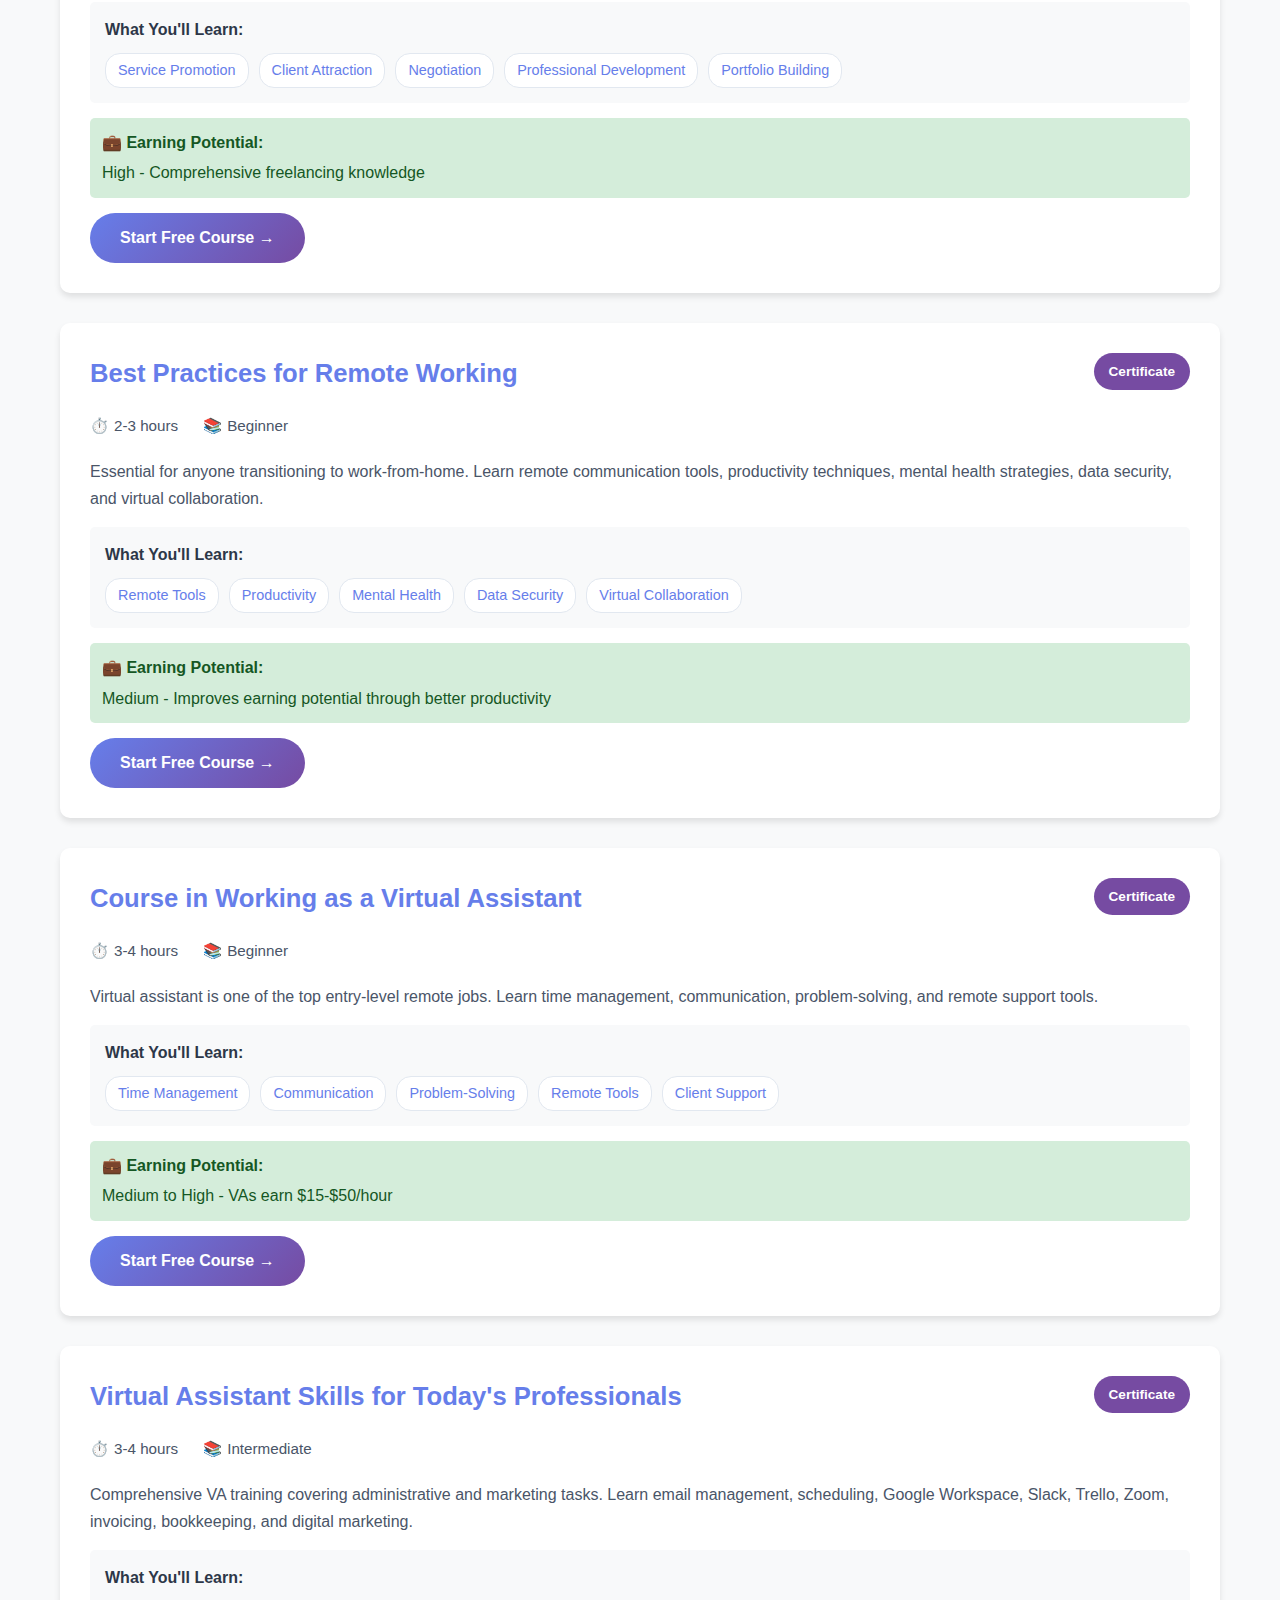
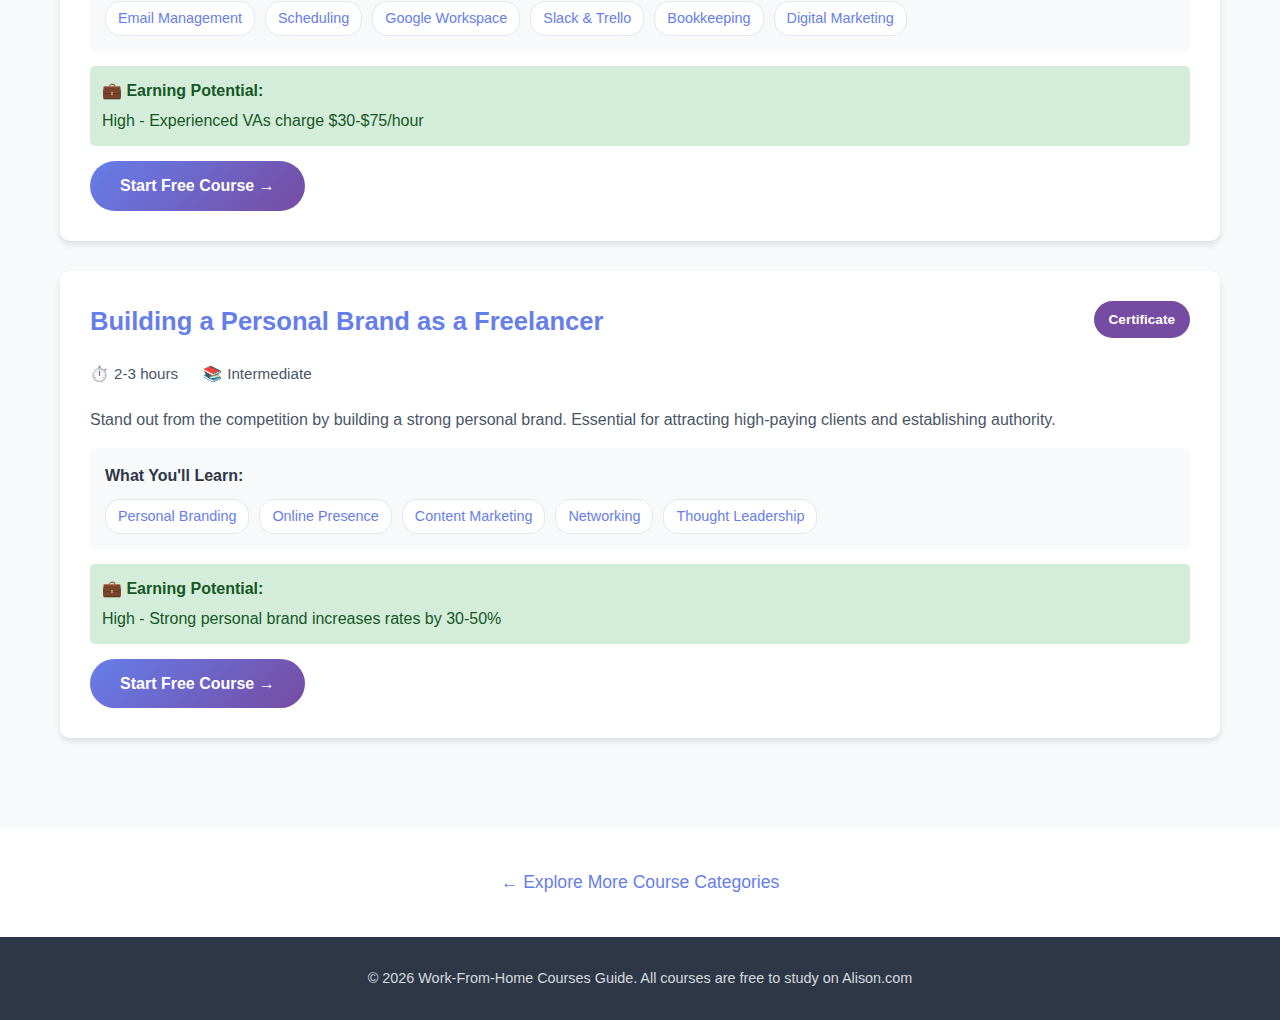
<file: freelancing.html>
<!DOCTYPE html>
<html lang="en">
<head>
    <meta charset="UTF-8">
    <meta name="viewport" content="width=device-width, initial-scale=1.0">
    <title>🎯 Freelancing & Remote Work Courses | Free Work-From-Home Training</title>
    <link rel="stylesheet" href="styles.css">
</head>
<body>
    <header>
        <div class="container">
            <h1>🎯 Freelancing & Remote Work Courses</h1>
            <div class="breadcrumb">
                <a href="index.html">Home</a> / Freelancing & Remote Work
            </div>
        </div>
    </header>

    <nav>
        <div class="container">
            <a href="index.html">← Back to All Categories</a>
            <a href="#courses">View Courses</a>
        </div>
    </nav>

    <section class="intro">
        <div class="container">
            <h2>Build Your Freelance Business</h2>
            <p>Freelancing offers unlimited earning potential and complete location independence. These courses teach you how to find clients, price your services, manage projects, and build a thriving freelance career. Whether you want to become a virtual assistant, freelance consultant, or digital nomad, these courses provide the essential business skills you need.</p>

            <div class="highlight-box">
                <h3>💰 Earning Potential</h3>
                <p><strong>Entry Level:</strong> $30,000 - $50,000/year<br><strong>Experienced:</strong> $60,000 - $100,000/year<br><strong>Specialized Freelancer:</strong> $80,000 - $150,000+/year</p>
            </div>
        </div>
    </section>

    <section id="courses" class="courses-section">
        <div class="container">
            <h2>6 Free Freelancing Courses</h2>

            <div class="course-card">
                <div class="course-header">
                    <h3 class="course-title">Introduction to Dynamics of Freelancing</h3>
                    <span class="course-badge">Certificate</span>
                </div>
                <div class="course-meta">
                    <div class="meta-item"><span>⏱️</span> 3-4 hours</div>
                    <div class="meta-item"><span>📚</span> Beginner to Intermediate</div>
                </div>
                <p class="course-description">Comprehensive guide to freelancing business fundamentals including pricing bids, client acquisition, requirement documentation, project management, and Agile methodology.</p>
                <div class="skills-list">
                    <h4>What You'll Learn:</h4>
                    <ul><li>Pricing Strategies</li><li>Client Acquisition</li><li>Project Management</li><li>Agile Methodology</li><li>Documentation</li></ul>
                </div>
                <div class="earning-potential">
                    <strong>💼 Earning Potential:</strong>
                    High - Freelancers can earn $50-$150/hour depending on skills
                </div>
                <a href="https://alison.com/course/introduction-to-dynamics-of-freelancing" target="_blank" rel="noopener noreferrer" class="cta-button">Start Free Course →</a>
            </div>

            <div class="course-card">
                <div class="course-header">
                    <h3 class="course-title">Freelance Mastery: Your Complete Guide</h3>
                    <span class="course-badge">Certificate</span>
                </div>
                <div class="course-meta">
                    <div class="meta-item"><span>⏱️</span> 3-4 hours</div>
                    <div class="meta-item"><span>📚</span> Beginner to Intermediate</div>
                </div>
                <p class="course-description">Complete roadmap for building a successful freelance career. Learn service promotion, client attraction, negotiation, and professional development.</p>
                <div class="skills-list">
                    <h4>What You'll Learn:</h4>
                    <ul><li>Service Promotion</li><li>Client Attraction</li><li>Negotiation</li><li>Professional Development</li><li>Portfolio Building</li></ul>
                </div>
                <div class="earning-potential">
                    <strong>💼 Earning Potential:</strong>
                    High - Comprehensive freelancing knowledge
                </div>
                <a href="https://alison.com/course/freelance-mastery-your-complete-guide" target="_blank" rel="noopener noreferrer" class="cta-button">Start Free Course →</a>
            </div>

            <div class="course-card">
                <div class="course-header">
                    <h3 class="course-title">Best Practices for Remote Working</h3>
                    <span class="course-badge">Certificate</span>
                </div>
                <div class="course-meta">
                    <div class="meta-item"><span>⏱️</span> 2-3 hours</div>
                    <div class="meta-item"><span>📚</span> Beginner</div>
                </div>
                <p class="course-description">Essential for anyone transitioning to work-from-home. Learn remote communication tools, productivity techniques, mental health strategies, data security, and virtual collaboration.</p>
                <div class="skills-list">
                    <h4>What You'll Learn:</h4>
                    <ul><li>Remote Tools</li><li>Productivity</li><li>Mental Health</li><li>Data Security</li><li>Virtual Collaboration</li></ul>
                </div>
                <div class="earning-potential">
                    <strong>💼 Earning Potential:</strong>
                    Medium - Improves earning potential through better productivity
                </div>
                <a href="https://alison.com/course/best-practices-for-remote-working" target="_blank" rel="noopener noreferrer" class="cta-button">Start Free Course →</a>
            </div>

            <div class="course-card">
                <div class="course-header">
                    <h3 class="course-title">Course in Working as a Virtual Assistant</h3>
                    <span class="course-badge">Certificate</span>
                </div>
                <div class="course-meta">
                    <div class="meta-item"><span>⏱️</span> 3-4 hours</div>
                    <div class="meta-item"><span>📚</span> Beginner</div>
                </div>
                <p class="course-description">Virtual assistant is one of the top entry-level remote jobs. Learn time management, communication, problem-solving, and remote support tools.</p>
                <div class="skills-list">
                    <h4>What You'll Learn:</h4>
                    <ul><li>Time Management</li><li>Communication</li><li>Problem-Solving</li><li>Remote Tools</li><li>Client Support</li></ul>
                </div>
                <div class="earning-potential">
                    <strong>💼 Earning Potential:</strong>
                    Medium to High - VAs earn $15-$50/hour
                </div>
                <a href="https://alison.com/course/working-as-a-virtual-assistant" target="_blank" rel="noopener noreferrer" class="cta-button">Start Free Course →</a>
            </div>

            <div class="course-card">
                <div class="course-header">
                    <h3 class="course-title">Virtual Assistant Skills for Today's Professionals</h3>
                    <span class="course-badge">Certificate</span>
                </div>
                <div class="course-meta">
                    <div class="meta-item"><span>⏱️</span> 3-4 hours</div>
                    <div class="meta-item"><span>📚</span> Intermediate</div>
                </div>
                <p class="course-description">Comprehensive VA training covering administrative and marketing tasks. Learn email management, scheduling, Google Workspace, Slack, Trello, Zoom, invoicing, bookkeeping, and digital marketing.</p>
                <div class="skills-list">
                    <h4>What You'll Learn:</h4>
                    <ul><li>Email Management</li><li>Scheduling</li><li>Google Workspace</li><li>Slack & Trello</li><li>Bookkeeping</li><li>Digital Marketing</li></ul>
                </div>
                <div class="earning-potential">
                    <strong>💼 Earning Potential:</strong>
                    High - Experienced VAs charge $30-$75/hour
                </div>
                <a href="https://alison.com/course/virtual-assistant-skills-for-professionals" target="_blank" rel="noopener noreferrer" class="cta-button">Start Free Course →</a>
            </div>

            <div class="course-card">
                <div class="course-header">
                    <h3 class="course-title">Building a Personal Brand as a Freelancer</h3>
                    <span class="course-badge">Certificate</span>
                </div>
                <div class="course-meta">
                    <div class="meta-item"><span>⏱️</span> 2-3 hours</div>
                    <div class="meta-item"><span>📚</span> Intermediate</div>
                </div>
                <p class="course-description">Stand out from the competition by building a strong personal brand. Essential for attracting high-paying clients and establishing authority.</p>
                <div class="skills-list">
                    <h4>What You'll Learn:</h4>
                    <ul><li>Personal Branding</li><li>Online Presence</li><li>Content Marketing</li><li>Networking</li><li>Thought Leadership</li></ul>
                </div>
                <div class="earning-potential">
                    <strong>💼 Earning Potential:</strong>
                    High - Strong personal brand increases rates by 30-50%
                </div>
                <a href="https://alison.com/course/building-personal-brand-freelancer" target="_blank" rel="noopener noreferrer" class="cta-button">Start Free Course →</a>
            </div>

        </div>
    </section>

    <section class="back-link">
        <div class="container">
            <a href="index.html">← Explore More Course Categories</a>
        </div>
    </section>

    <footer>
        <div class="container">
            <p>&copy; 2026 Work-From-Home Courses Guide. All courses are free to study on Alison.com</p>
        </div>
    </footer>
</body>
</html>
</file>
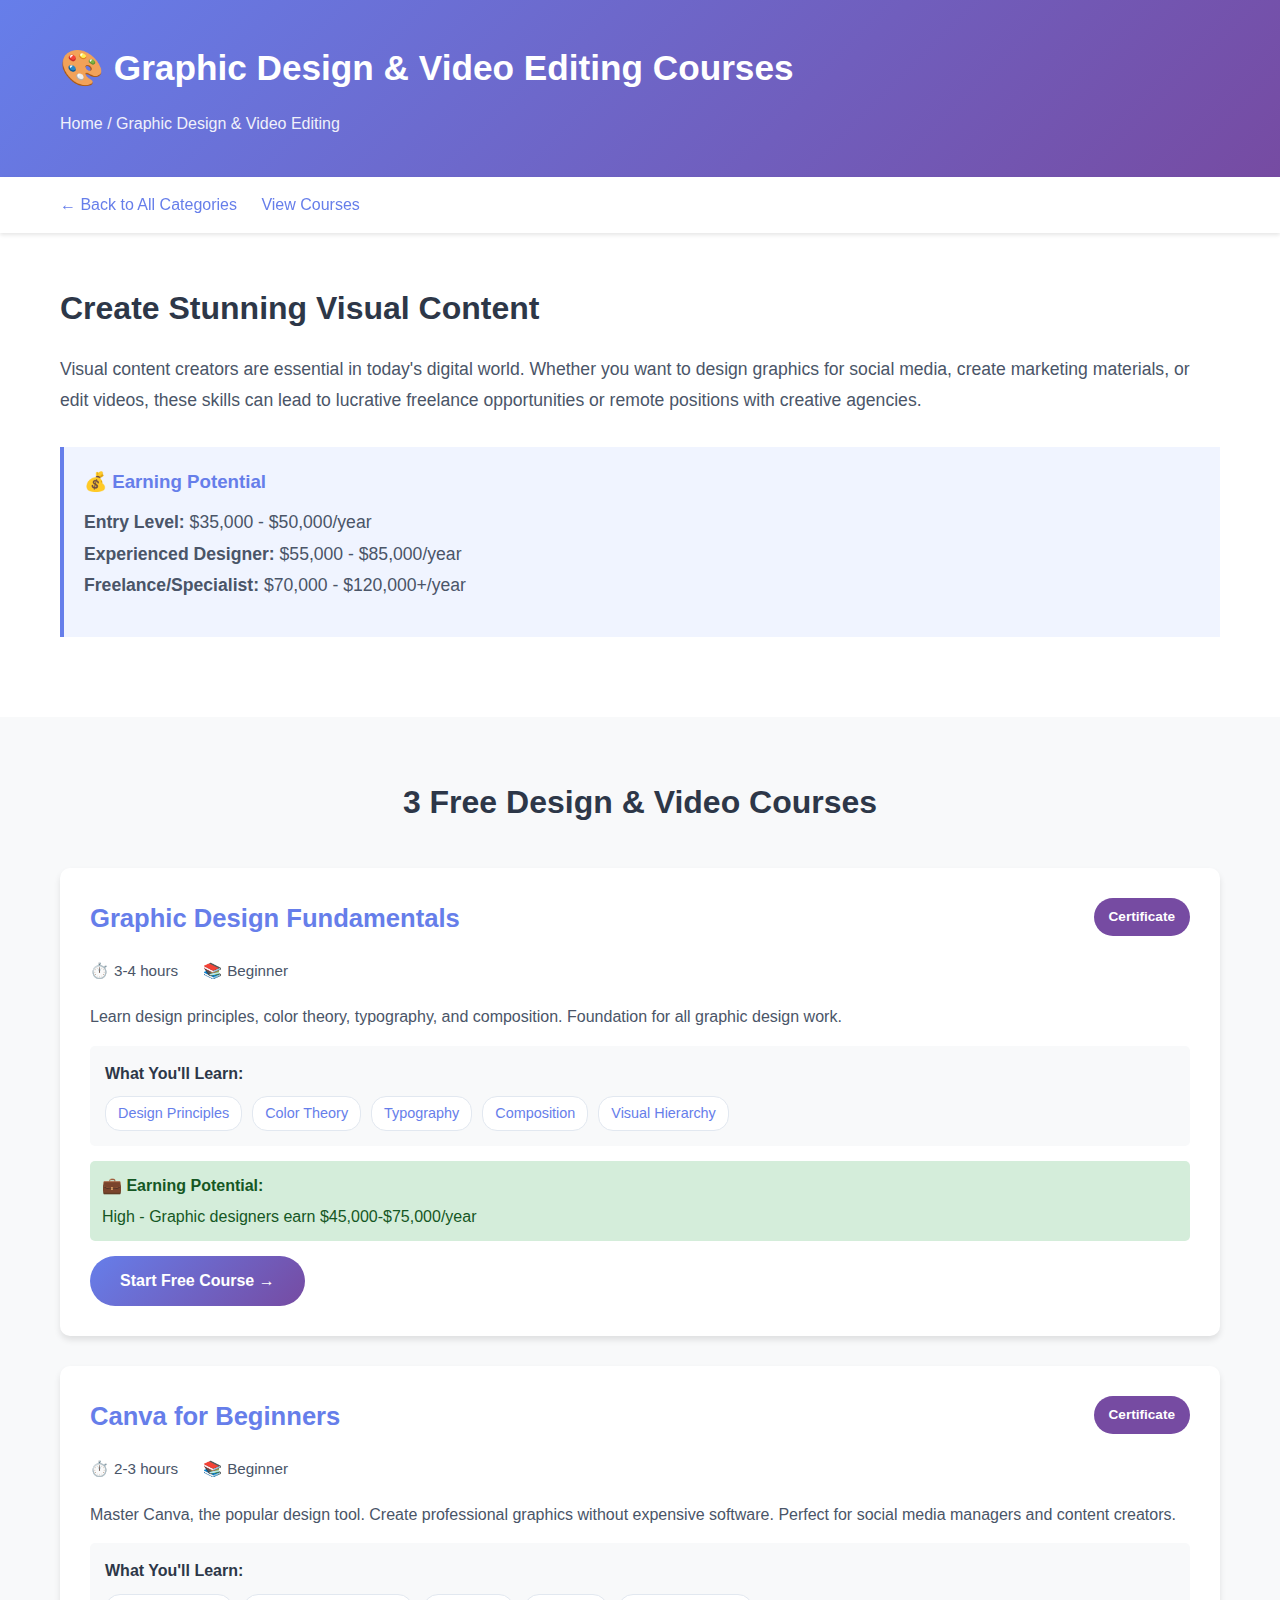
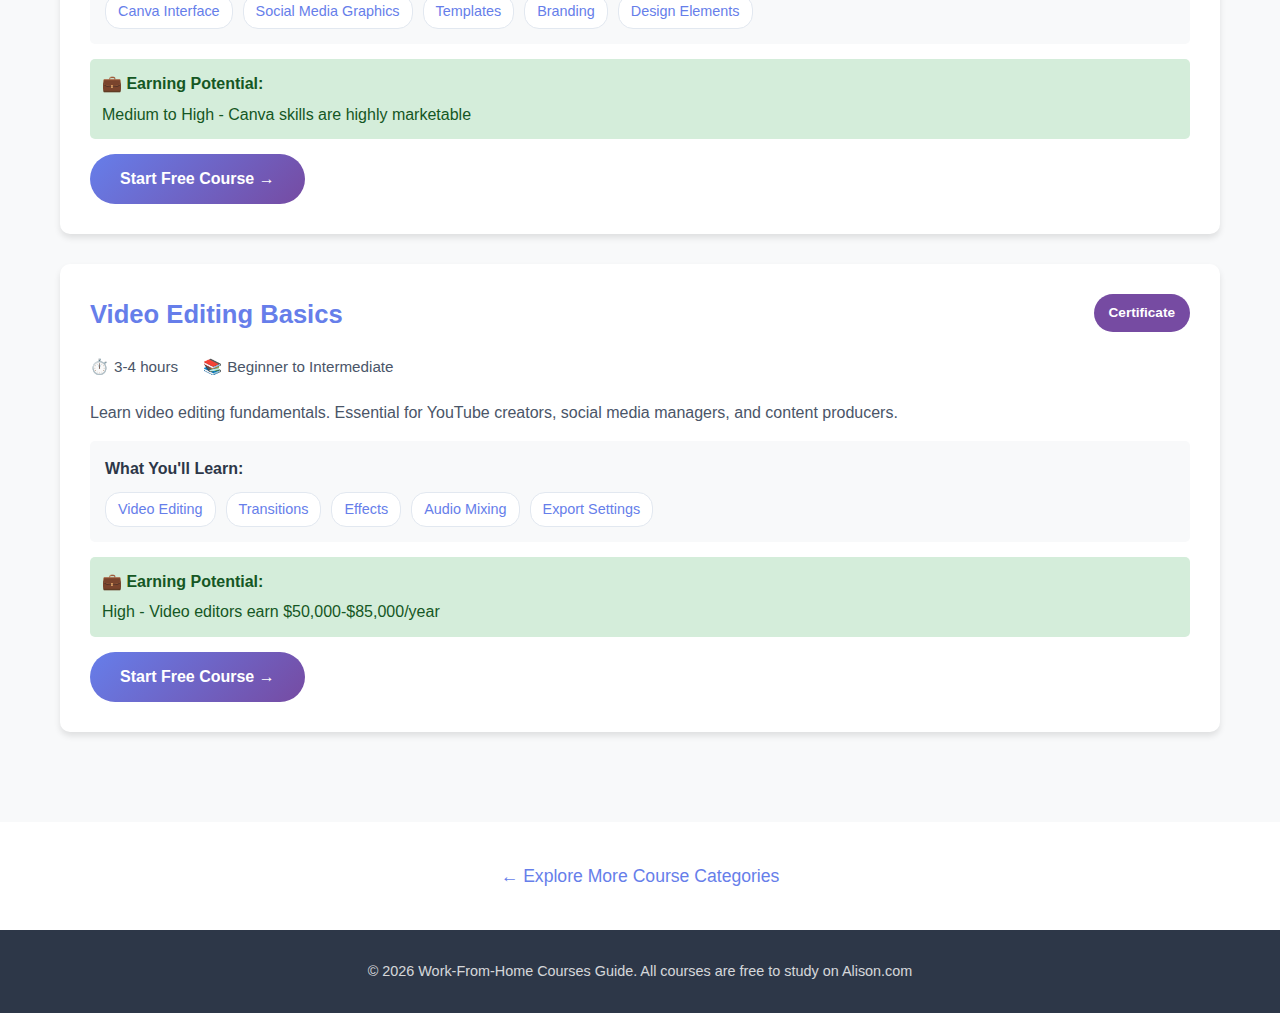
<file: graphic-design.html>
<!DOCTYPE html>
<html lang="en">
<head>
    <meta charset="UTF-8">
    <meta name="viewport" content="width=device-width, initial-scale=1.0">
    <title>🎨 Graphic Design & Video Editing Courses | Free Work-From-Home Training</title>
    <link rel="stylesheet" href="styles.css">
</head>
<body>
    <header>
        <div class="container">
            <h1>🎨 Graphic Design & Video Editing Courses</h1>
            <div class="breadcrumb">
                <a href="index.html">Home</a> / Graphic Design & Video Editing
            </div>
        </div>
    </header>
    <nav>
        <div class="container">
            <a href="index.html">← Back to All Categories</a>
            <a href="#courses">View Courses</a>
        </div>
    </nav>
    <section class="intro">
        <div class="container">
            <h2>Create Stunning Visual Content</h2>
            <p>Visual content creators are essential in today's digital world. Whether you want to design graphics for social media, create marketing materials, or edit videos, these skills can lead to lucrative freelance opportunities or remote positions with creative agencies.</p>
            <div class="highlight-box">
                <h3>💰 Earning Potential</h3>
                <p><strong>Entry Level:</strong> $35,000 - $50,000/year<br><strong>Experienced Designer:</strong> $55,000 - $85,000/year<br><strong>Freelance/Specialist:</strong> $70,000 - $120,000+/year</p>
            </div>
        </div>
    </section>
    <section id="courses" class="courses-section">
        <div class="container">
            <h2>3 Free Design & Video Courses</h2>

            <div class="course-card">
                <div class="course-header">
                    <h3 class="course-title">Graphic Design Fundamentals</h3>
                    <span class="course-badge">Certificate</span>
                </div>
                <div class="course-meta">
                    <div class="meta-item"><span>⏱️</span> 3-4 hours</div>
                    <div class="meta-item"><span>📚</span> Beginner</div>
                </div>
                <p class="course-description">Learn design principles, color theory, typography, and composition. Foundation for all graphic design work.</p>
                <div class="skills-list">
                    <h4>What You'll Learn:</h4>
                    <ul><li>Design Principles</li><li>Color Theory</li><li>Typography</li><li>Composition</li><li>Visual Hierarchy</li></ul>
                </div>
                <div class="earning-potential">
                    <strong>💼 Earning Potential:</strong>
                    High - Graphic designers earn $45,000-$75,000/year
                </div>
                <a href="https://alison.com/course/graphic-design-fundamentals" target="_blank" rel="noopener noreferrer" class="cta-button">Start Free Course →</a>
            </div>

            <div class="course-card">
                <div class="course-header">
                    <h3 class="course-title">Canva for Beginners</h3>
                    <span class="course-badge">Certificate</span>
                </div>
                <div class="course-meta">
                    <div class="meta-item"><span>⏱️</span> 2-3 hours</div>
                    <div class="meta-item"><span>📚</span> Beginner</div>
                </div>
                <p class="course-description">Master Canva, the popular design tool. Create professional graphics without expensive software. Perfect for social media managers and content creators.</p>
                <div class="skills-list">
                    <h4>What You'll Learn:</h4>
                    <ul><li>Canva Interface</li><li>Social Media Graphics</li><li>Templates</li><li>Branding</li><li>Design Elements</li></ul>
                </div>
                <div class="earning-potential">
                    <strong>💼 Earning Potential:</strong>
                    Medium to High - Canva skills are highly marketable
                </div>
                <a href="https://alison.com/course/canva-for-beginners" target="_blank" rel="noopener noreferrer" class="cta-button">Start Free Course →</a>
            </div>

            <div class="course-card">
                <div class="course-header">
                    <h3 class="course-title">Video Editing Basics</h3>
                    <span class="course-badge">Certificate</span>
                </div>
                <div class="course-meta">
                    <div class="meta-item"><span>⏱️</span> 3-4 hours</div>
                    <div class="meta-item"><span>📚</span> Beginner to Intermediate</div>
                </div>
                <p class="course-description">Learn video editing fundamentals. Essential for YouTube creators, social media managers, and content producers.</p>
                <div class="skills-list">
                    <h4>What You'll Learn:</h4>
                    <ul><li>Video Editing</li><li>Transitions</li><li>Effects</li><li>Audio Mixing</li><li>Export Settings</li></ul>
                </div>
                <div class="earning-potential">
                    <strong>💼 Earning Potential:</strong>
                    High - Video editors earn $50,000-$85,000/year
                </div>
                <a href="https://alison.com/course/video-editing-basics" target="_blank" rel="noopener noreferrer" class="cta-button">Start Free Course →</a>
            </div>

        </div>
    </section>
    <section class="back-link">
        <div class="container">
            <a href="index.html">← Explore More Course Categories</a>
        </div>
    </section>
    <footer>
        <div class="container">
            <p>&copy; 2026 Work-From-Home Courses Guide. All courses are free to study on Alison.com</p>
        </div>
    </footer>
</body>
</html>
</file>
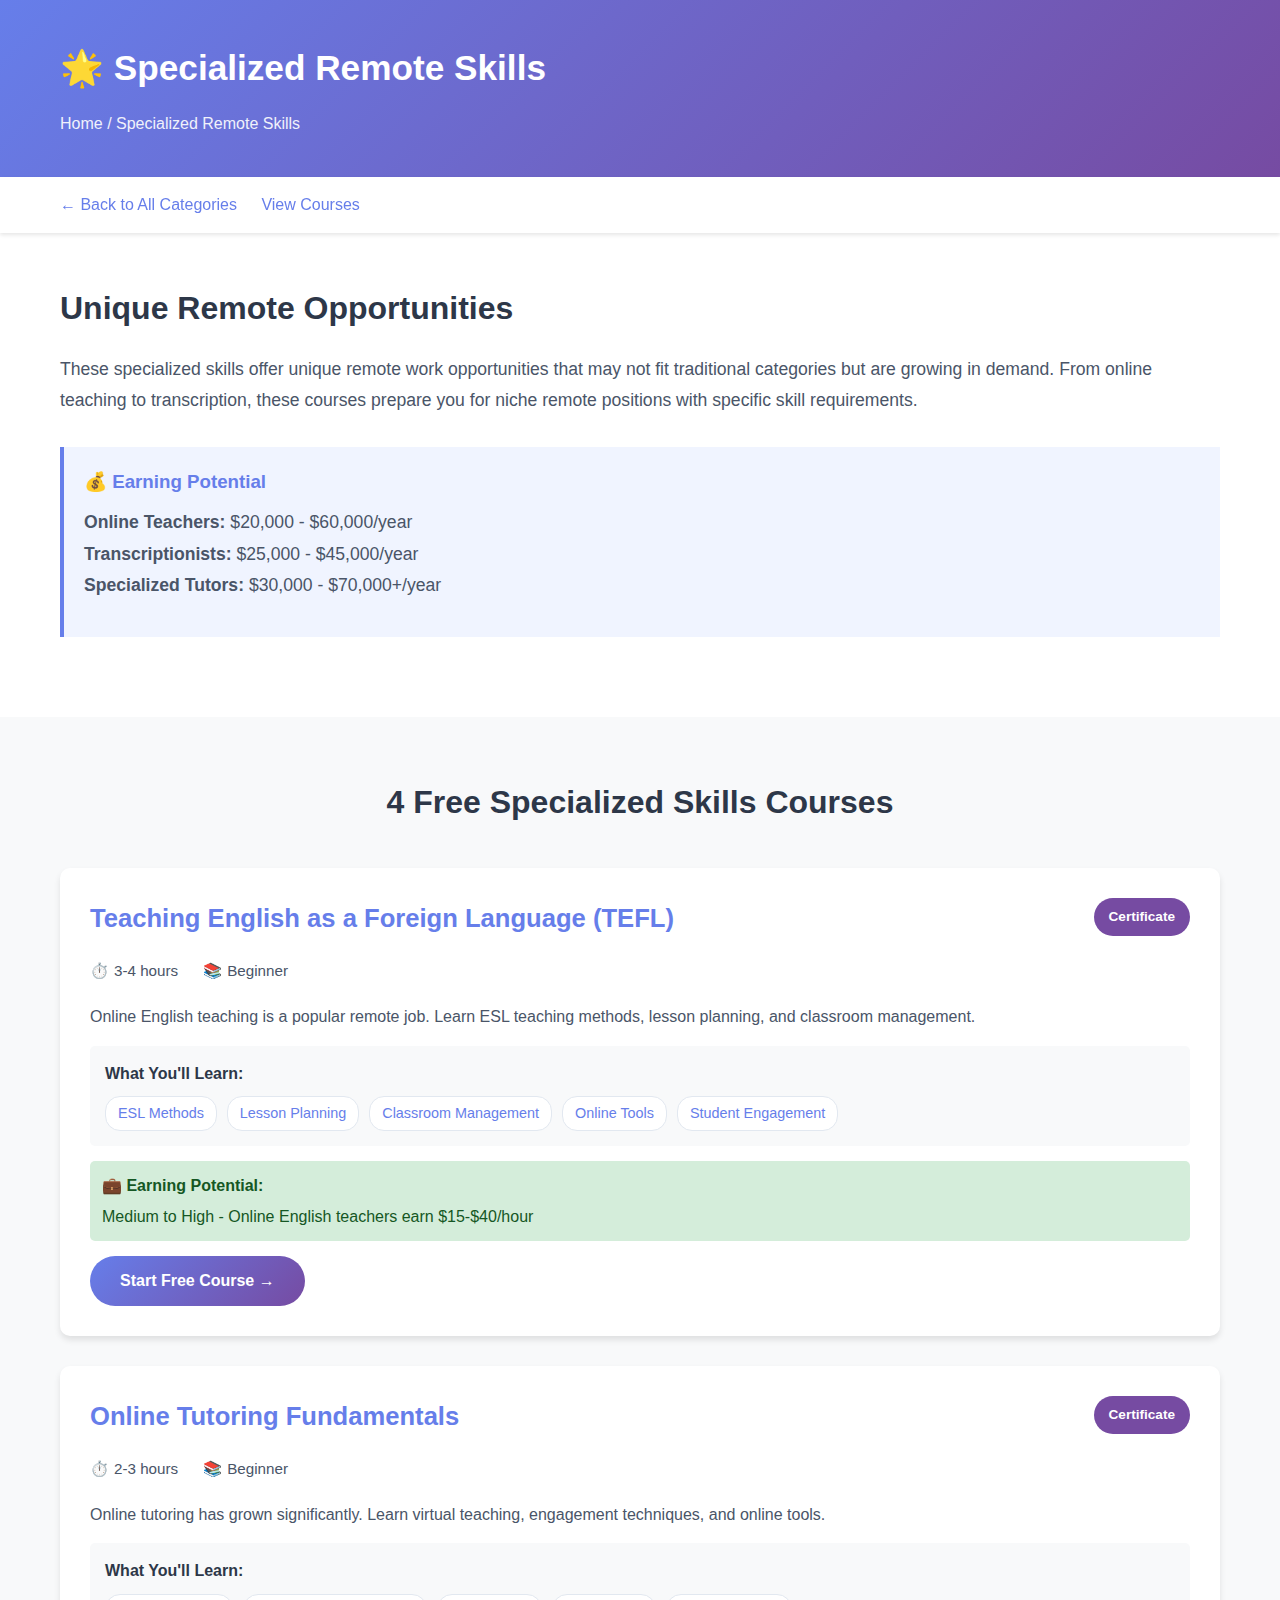
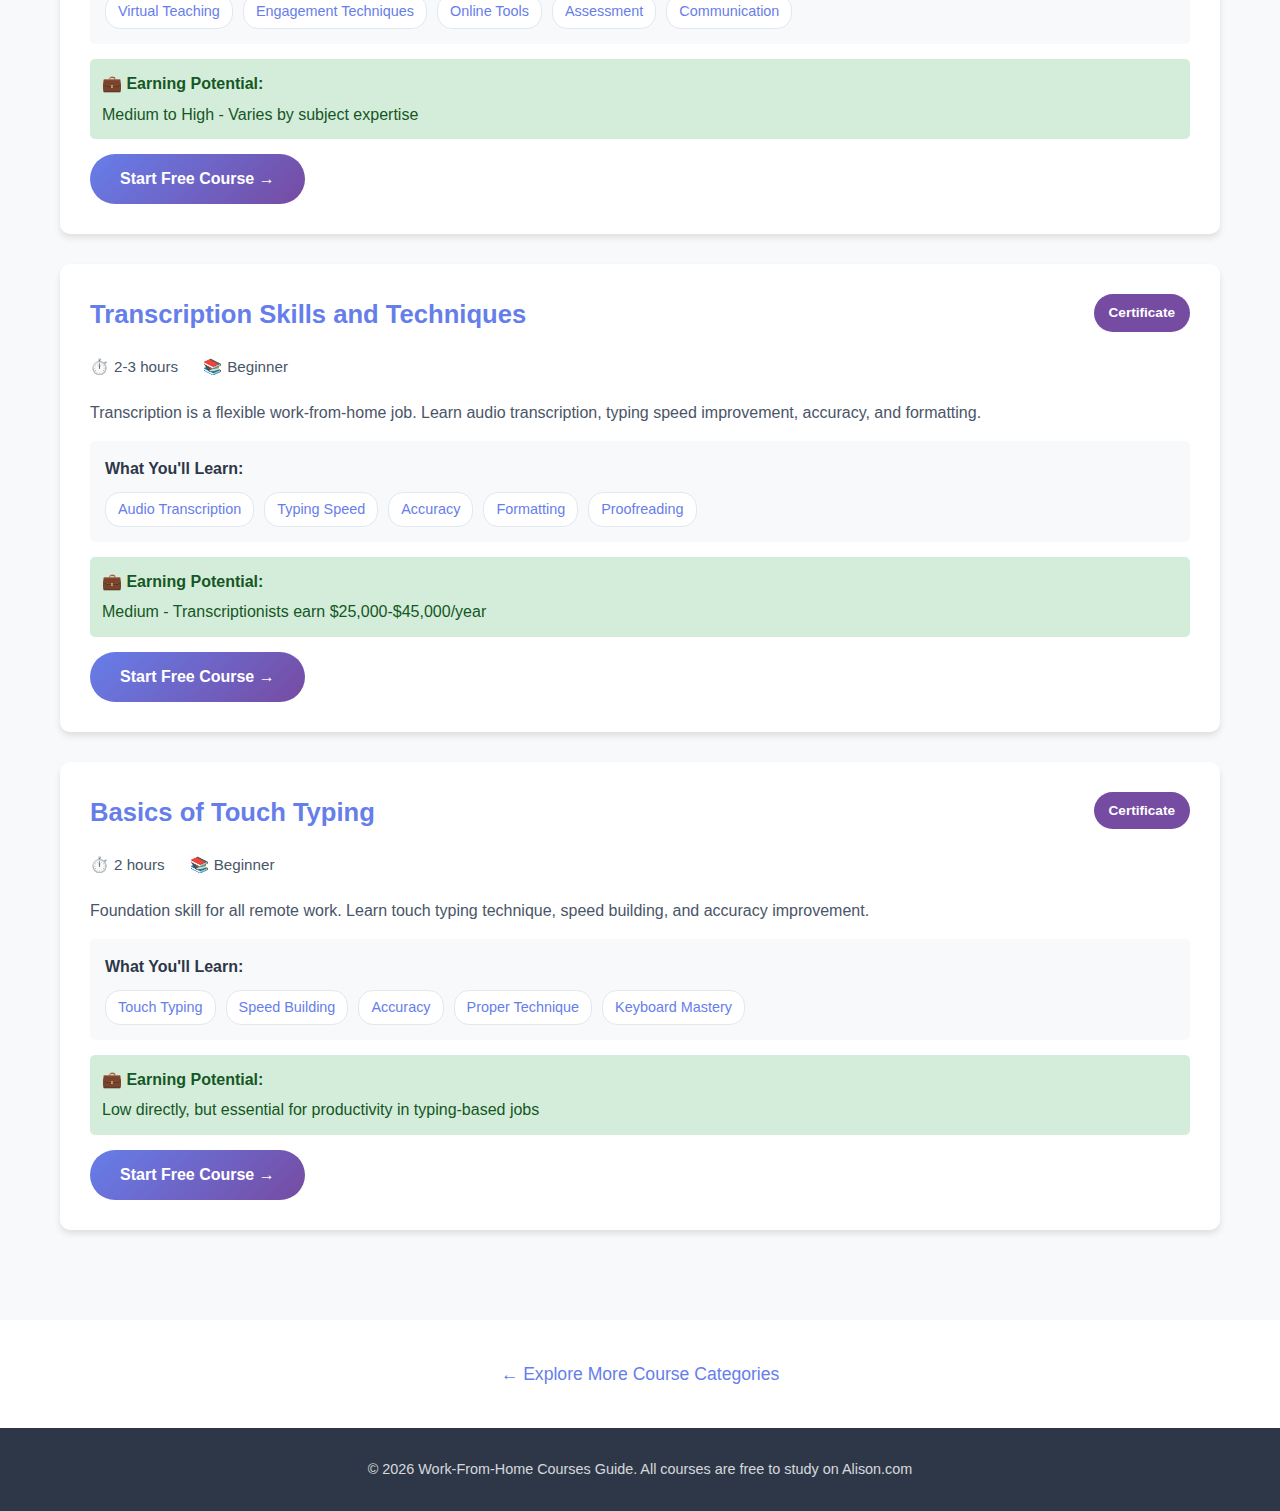
<file: specialized-skills.html>
<!DOCTYPE html>
<html lang="en">
<head>
    <meta charset="UTF-8">
    <meta name="viewport" content="width=device-width, initial-scale=1.0">
    <title>🌟 Specialized Remote Skills | Free Work-From-Home Training</title>
    <link rel="stylesheet" href="styles.css">
</head>
<body>
    <header>
        <div class="container">
            <h1>🌟 Specialized Remote Skills</h1>
            <div class="breadcrumb">
                <a href="index.html">Home</a> / Specialized Remote Skills
            </div>
        </div>
    </header>
    <nav>
        <div class="container">
            <a href="index.html">← Back to All Categories</a>
            <a href="#courses">View Courses</a>
        </div>
    </nav>
    <section class="intro">
        <div class="container">
            <h2>Unique Remote Opportunities</h2>
            <p>These specialized skills offer unique remote work opportunities that may not fit traditional categories but are growing in demand. From online teaching to transcription, these courses prepare you for niche remote positions with specific skill requirements.</p>
            <div class="highlight-box">
                <h3>💰 Earning Potential</h3>
                <p><strong>Online Teachers:</strong> $20,000 - $60,000/year<br><strong>Transcriptionists:</strong> $25,000 - $45,000/year<br><strong>Specialized Tutors:</strong> $30,000 - $70,000+/year</p>
            </div>
        </div>
    </section>
    <section id="courses" class="courses-section">
        <div class="container">
            <h2>4 Free Specialized Skills Courses</h2>

            <div class="course-card">
                <div class="course-header">
                    <h3 class="course-title">Teaching English as a Foreign Language (TEFL)</h3>
                    <span class="course-badge">Certificate</span>
                </div>
                <div class="course-meta">
                    <div class="meta-item"><span>⏱️</span> 3-4 hours</div>
                    <div class="meta-item"><span>📚</span> Beginner</div>
                </div>
                <p class="course-description">Online English teaching is a popular remote job. Learn ESL teaching methods, lesson planning, and classroom management.</p>
                <div class="skills-list">
                    <h4>What You'll Learn:</h4>
                    <ul><li>ESL Methods</li><li>Lesson Planning</li><li>Classroom Management</li><li>Online Tools</li><li>Student Engagement</li></ul>
                </div>
                <div class="earning-potential">
                    <strong>💼 Earning Potential:</strong>
                    Medium to High - Online English teachers earn $15-$40/hour
                </div>
                <a href="https://alison.com/course/teaching-english-as-a-foreign-language" target="_blank" rel="noopener noreferrer" class="cta-button">Start Free Course →</a>
            </div>

            <div class="course-card">
                <div class="course-header">
                    <h3 class="course-title">Online Tutoring Fundamentals</h3>
                    <span class="course-badge">Certificate</span>
                </div>
                <div class="course-meta">
                    <div class="meta-item"><span>⏱️</span> 2-3 hours</div>
                    <div class="meta-item"><span>📚</span> Beginner</div>
                </div>
                <p class="course-description">Online tutoring has grown significantly. Learn virtual teaching, engagement techniques, and online tools.</p>
                <div class="skills-list">
                    <h4>What You'll Learn:</h4>
                    <ul><li>Virtual Teaching</li><li>Engagement Techniques</li><li>Online Tools</li><li>Assessment</li><li>Communication</li></ul>
                </div>
                <div class="earning-potential">
                    <strong>💼 Earning Potential:</strong>
                    Medium to High - Varies by subject expertise
                </div>
                <a href="https://alison.com/course/online-tutoring-fundamentals" target="_blank" rel="noopener noreferrer" class="cta-button">Start Free Course →</a>
            </div>

            <div class="course-card">
                <div class="course-header">
                    <h3 class="course-title">Transcription Skills and Techniques</h3>
                    <span class="course-badge">Certificate</span>
                </div>
                <div class="course-meta">
                    <div class="meta-item"><span>⏱️</span> 2-3 hours</div>
                    <div class="meta-item"><span>📚</span> Beginner</div>
                </div>
                <p class="course-description">Transcription is a flexible work-from-home job. Learn audio transcription, typing speed improvement, accuracy, and formatting.</p>
                <div class="skills-list">
                    <h4>What You'll Learn:</h4>
                    <ul><li>Audio Transcription</li><li>Typing Speed</li><li>Accuracy</li><li>Formatting</li><li>Proofreading</li></ul>
                </div>
                <div class="earning-potential">
                    <strong>💼 Earning Potential:</strong>
                    Medium - Transcriptionists earn $25,000-$45,000/year
                </div>
                <a href="https://alison.com/course/transcription-skills-and-techniques" target="_blank" rel="noopener noreferrer" class="cta-button">Start Free Course →</a>
            </div>

            <div class="course-card">
                <div class="course-header">
                    <h3 class="course-title">Basics of Touch Typing</h3>
                    <span class="course-badge">Certificate</span>
                </div>
                <div class="course-meta">
                    <div class="meta-item"><span>⏱️</span> 2 hours</div>
                    <div class="meta-item"><span>📚</span> Beginner</div>
                </div>
                <p class="course-description">Foundation skill for all remote work. Learn touch typing technique, speed building, and accuracy improvement.</p>
                <div class="skills-list">
                    <h4>What You'll Learn:</h4>
                    <ul><li>Touch Typing</li><li>Speed Building</li><li>Accuracy</li><li>Proper Technique</li><li>Keyboard Mastery</li></ul>
                </div>
                <div class="earning-potential">
                    <strong>💼 Earning Potential:</strong>
                    Low directly, but essential for productivity in typing-based jobs
                </div>
                <a href="https://alison.com/course/basics-of-touch-typing" target="_blank" rel="noopener noreferrer" class="cta-button">Start Free Course →</a>
            </div>

        </div>
    </section>
    <section class="back-link">
        <div class="container">
            <a href="index.html">← Explore More Course Categories</a>
        </div>
    </section>
    <footer>
        <div class="container">
            <p>&copy; 2026 Work-From-Home Courses Guide. All courses are free to study on Alison.com</p>
        </div>
    </footer>
</body>
</html>
</file>
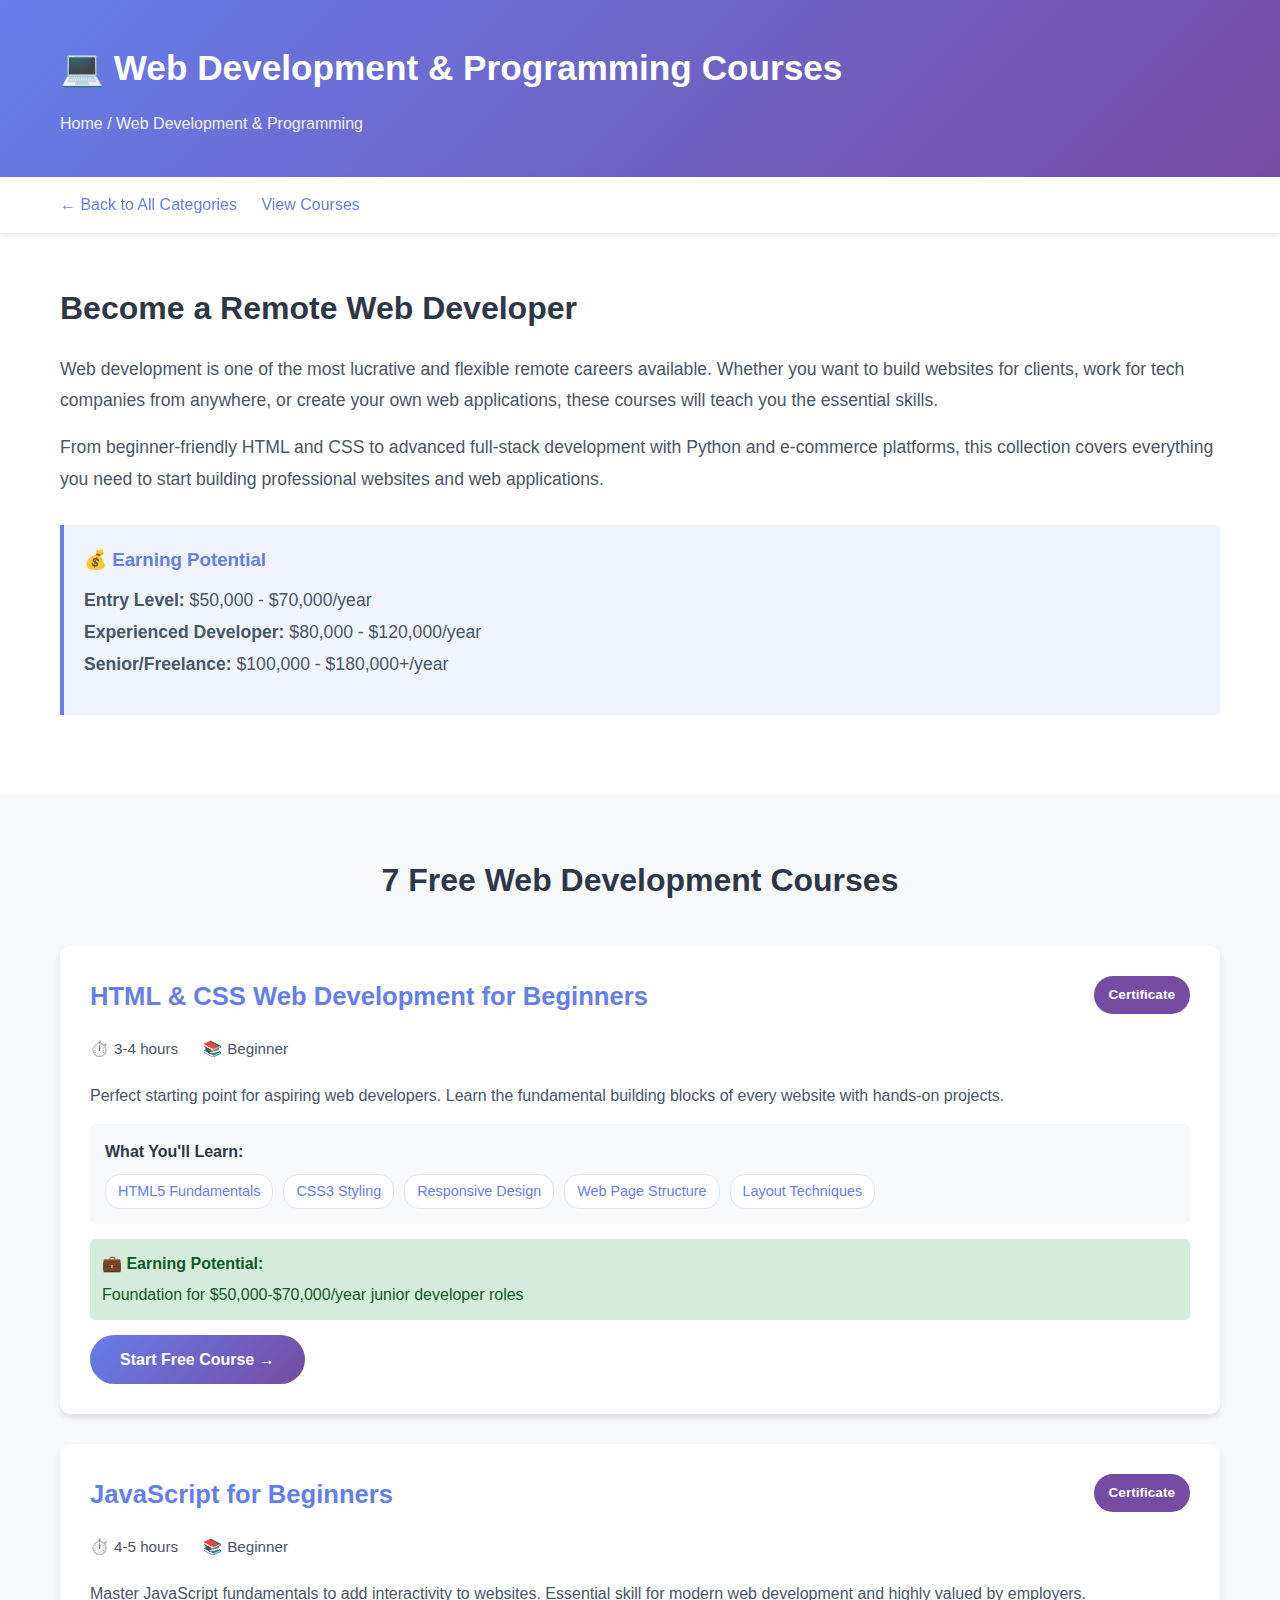
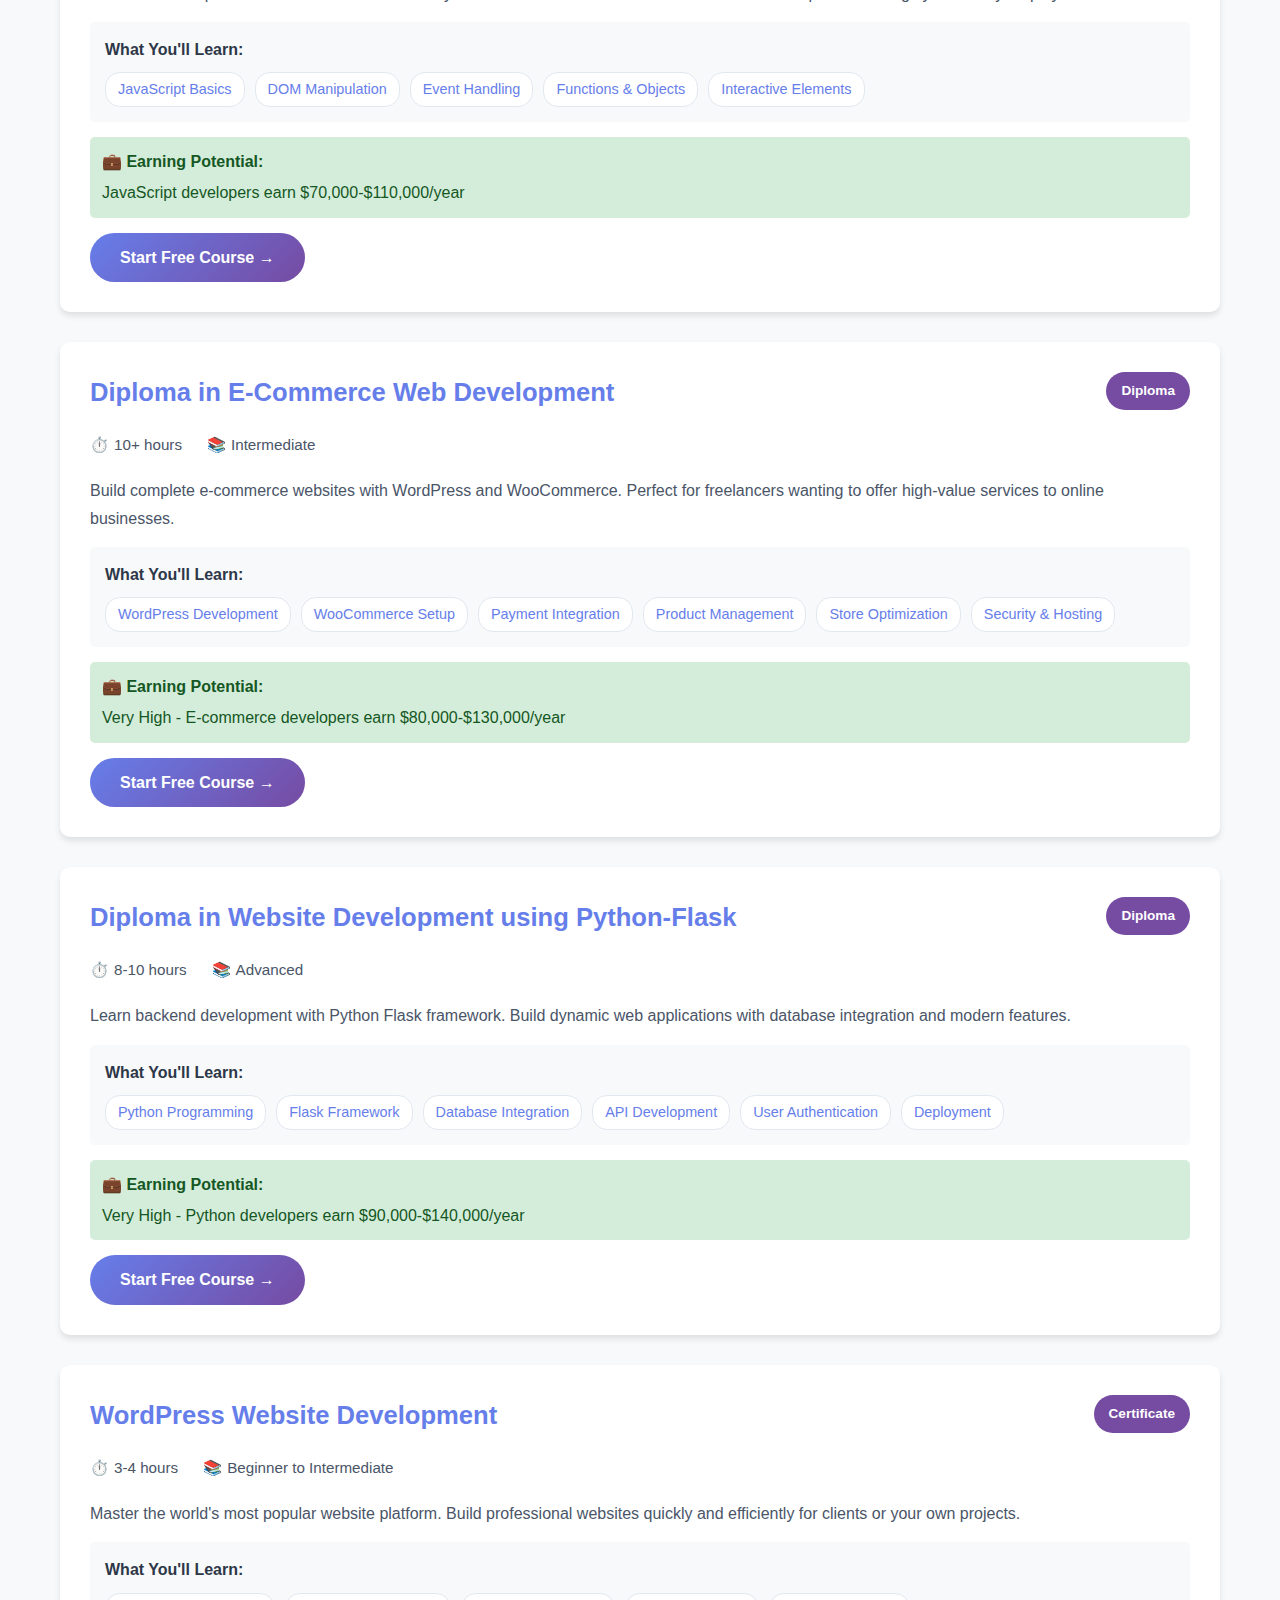
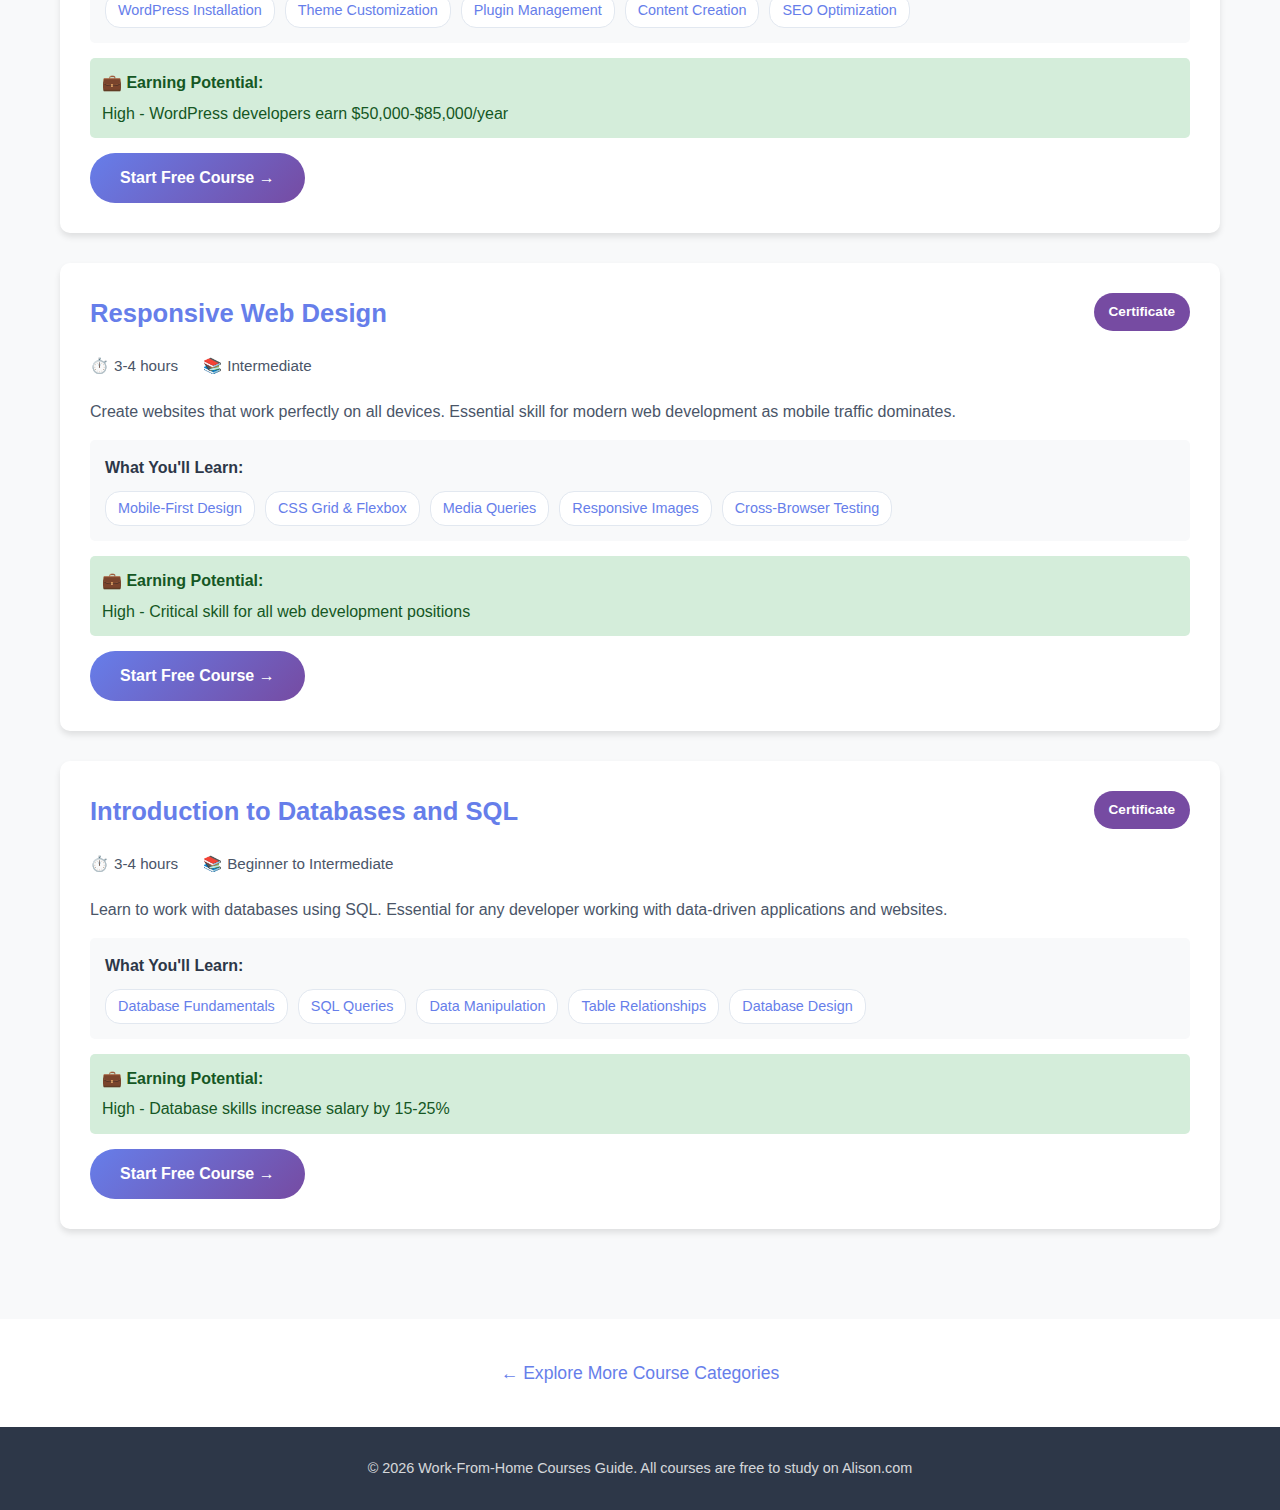
<file: web-development.html>
<!DOCTYPE html>
<html lang="en">
<head>
    <meta charset="UTF-8">
    <meta name="viewport" content="width=device-width, initial-scale=1.0">
    <meta name="description" content="7 free web development courses to become a remote developer. Learn HTML, CSS, JavaScript, Python, and full-stack development.">
    <title>Web Development & Programming Courses | Free Remote Work Training</title>
    <link rel="stylesheet" href="styles.css">
</head>
<body>
    <header>
        <div class="container">
            <h1>💻 Web Development & Programming Courses</h1>
            <div class="breadcrumb">
                <a href="index.html">Home</a> / Web Development & Programming
            </div>
        </div>
    </header>

    <nav>
        <div class="container">
            <a href="index.html">← Back to All Categories</a>
            <a href="#courses">View Courses</a>
        </div>
    </nav>

    <section class="intro">
        <div class="container">
            <h2>Become a Remote Web Developer</h2>
            <p>Web development is one of the most lucrative and flexible remote careers available. Whether you want to build websites for clients, work for tech companies from anywhere, or create your own web applications, these courses will teach you the essential skills.</p>
            
            <p>From beginner-friendly HTML and CSS to advanced full-stack development with Python and e-commerce platforms, this collection covers everything you need to start building professional websites and web applications.</p>

            <div class="highlight-box">
                <h3>💰 Earning Potential</h3>
                <p><strong>Entry Level:</strong> $50,000 - $70,000/year<br>
                <strong>Experienced Developer:</strong> $80,000 - $120,000/year<br>
                <strong>Senior/Freelance:</strong> $100,000 - $180,000+/year</p>
            </div>
        </div>
    </section>

    <section id="courses" class="courses-section">
        <div class="container">
            <h2>7 Free Web Development Courses</h2>

            <div class="course-card">
                <div class="course-header">
                    <h3 class="course-title">HTML & CSS Web Development for Beginners</h3>
                    <span class="course-badge">Certificate</span>
                </div>
                <div class="course-meta">
                    <div class="meta-item"><span>⏱️</span> 3-4 hours</div>
                    <div class="meta-item"><span>📚</span> Beginner</div>
                </div>
                <p class="course-description">Perfect starting point for aspiring web developers. Learn the fundamental building blocks of every website with hands-on projects.</p>
                <div class="skills-list">
                    <h4>What You'll Learn:</h4>
                    <ul>
                        <li>HTML5 Fundamentals</li>
                        <li>CSS3 Styling</li>
                        <li>Responsive Design</li>
                        <li>Web Page Structure</li>
                        <li>Layout Techniques</li>
                    </ul>
                </div>
                <div class="earning-potential">
                    <strong>💼 Earning Potential:</strong>
                    Foundation for $50,000-$70,000/year junior developer roles
                </div>
                <a href="https://alison.com/course/html-css-web-development-for-beginners" target="_blank" rel="noopener noreferrer" class="cta-button">Start Free Course →</a>
            </div>

            <div class="course-card">
                <div class="course-header">
                    <h3 class="course-title">JavaScript for Beginners</h3>
                    <span class="course-badge">Certificate</span>
                </div>
                <div class="course-meta">
                    <div class="meta-item"><span>⏱️</span> 4-5 hours</div>
                    <div class="meta-item"><span>📚</span> Beginner</div>
                </div>
                <p class="course-description">Master JavaScript fundamentals to add interactivity to websites. Essential skill for modern web development and highly valued by employers.</p>
                <div class="skills-list">
                    <h4>What You'll Learn:</h4>
                    <ul>
                        <li>JavaScript Basics</li>
                        <li>DOM Manipulation</li>
                        <li>Event Handling</li>
                        <li>Functions & Objects</li>
                        <li>Interactive Elements</li>
                    </ul>
                </div>
                <div class="earning-potential">
                    <strong>💼 Earning Potential:</strong>
                    JavaScript developers earn $70,000-$110,000/year
                </div>
                <a href="https://alison.com/course/javascript-for-beginners" target="_blank" rel="noopener noreferrer" class="cta-button">Start Free Course →</a>
            </div>

            <div class="course-card">
                <div class="course-header">
                    <h3 class="course-title">Diploma in E-Commerce Web Development</h3>
                    <span class="course-badge">Diploma</span>
                </div>
                <div class="course-meta">
                    <div class="meta-item"><span>⏱️</span> 10+ hours</div>
                    <div class="meta-item"><span>📚</span> Intermediate</div>
                </div>
                <p class="course-description">Build complete e-commerce websites with WordPress and WooCommerce. Perfect for freelancers wanting to offer high-value services to online businesses.</p>
                <div class="skills-list">
                    <h4>What You'll Learn:</h4>
                    <ul>
                        <li>WordPress Development</li>
                        <li>WooCommerce Setup</li>
                        <li>Payment Integration</li>
                        <li>Product Management</li>
                        <li>Store Optimization</li>
                        <li>Security & Hosting</li>
                    </ul>
                </div>
                <div class="earning-potential">
                    <strong>💼 Earning Potential:</strong>
                    Very High - E-commerce developers earn $80,000-$130,000/year
                </div>
                <a href="https://alison.com/course/diploma-in-e-commerce-web-development" target="_blank" rel="noopener noreferrer" class="cta-button">Start Free Course →</a>
            </div>

            <div class="course-card">
                <div class="course-header">
                    <h3 class="course-title">Diploma in Website Development using Python-Flask</h3>
                    <span class="course-badge">Diploma</span>
                </div>
                <div class="course-meta">
                    <div class="meta-item"><span>⏱️</span> 8-10 hours</div>
                    <div class="meta-item"><span>📚</span> Advanced</div>
                </div>
                <p class="course-description">Learn backend development with Python Flask framework. Build dynamic web applications with database integration and modern features.</p>
                <div class="skills-list">
                    <h4>What You'll Learn:</h4>
                    <ul>
                        <li>Python Programming</li>
                        <li>Flask Framework</li>
                        <li>Database Integration</li>
                        <li>API Development</li>
                        <li>User Authentication</li>
                        <li>Deployment</li>
                    </ul>
                </div>
                <div class="earning-potential">
                    <strong>💼 Earning Potential:</strong>
                    Very High - Python developers earn $90,000-$140,000/year
                </div>
                <a href="https://alison.com/course/diploma-in-website-development-using-python-flask" target="_blank" rel="noopener noreferrer" class="cta-button">Start Free Course →</a>
            </div>

            <div class="course-card">
                <div class="course-header">
                    <h3 class="course-title">WordPress Website Development</h3>
                    <span class="course-badge">Certificate</span>
                </div>
                <div class="course-meta">
                    <div class="meta-item"><span>⏱️</span> 3-4 hours</div>
                    <div class="meta-item"><span>📚</span> Beginner to Intermediate</div>
                </div>
                <p class="course-description">Master the world's most popular website platform. Build professional websites quickly and efficiently for clients or your own projects.</p>
                <div class="skills-list">
                    <h4>What You'll Learn:</h4>
                    <ul>
                        <li>WordPress Installation</li>
                        <li>Theme Customization</li>
                        <li>Plugin Management</li>
                        <li>Content Creation</li>
                        <li>SEO Optimization</li>
                    </ul>
                </div>
                <div class="earning-potential">
                    <strong>💼 Earning Potential:</strong>
                    High - WordPress developers earn $50,000-$85,000/year
                </div>
                <a href="https://alison.com/course/wordpress-website-development" target="_blank" rel="noopener noreferrer" class="cta-button">Start Free Course →</a>
            </div>

            <div class="course-card">
                <div class="course-header">
                    <h3 class="course-title">Responsive Web Design</h3>
                    <span class="course-badge">Certificate</span>
                </div>
                <div class="course-meta">
                    <div class="meta-item"><span>⏱️</span> 3-4 hours</div>
                    <div class="meta-item"><span>📚</span> Intermediate</div>
                </div>
                <p class="course-description">Create websites that work perfectly on all devices. Essential skill for modern web development as mobile traffic dominates.</p>
                <div class="skills-list">
                    <h4>What You'll Learn:</h4>
                    <ul>
                        <li>Mobile-First Design</li>
                        <li>CSS Grid & Flexbox</li>
                        <li>Media Queries</li>
                        <li>Responsive Images</li>
                        <li>Cross-Browser Testing</li>
                    </ul>
                </div>
                <div class="earning-potential">
                    <strong>💼 Earning Potential:</strong>
                    High - Critical skill for all web development positions
                </div>
                <a href="https://alison.com/course/responsive-web-design" target="_blank" rel="noopener noreferrer" class="cta-button">Start Free Course →</a>
            </div>

            <div class="course-card">
                <div class="course-header">
                    <h3 class="course-title">Introduction to Databases and SQL</h3>
                    <span class="course-badge">Certificate</span>
                </div>
                <div class="course-meta">
                    <div class="meta-item"><span>⏱️</span> 3-4 hours</div>
                    <div class="meta-item"><span>📚</span> Beginner to Intermediate</div>
                </div>
                <p class="course-description">Learn to work with databases using SQL. Essential for any developer working with data-driven applications and websites.</p>
                <div class="skills-list">
                    <h4>What You'll Learn:</h4>
                    <ul>
                        <li>Database Fundamentals</li>
                        <li>SQL Queries</li>
                        <li>Data Manipulation</li>
                        <li>Table Relationships</li>
                        <li>Database Design</li>
                    </ul>
                </div>
                <div class="earning-potential">
                    <strong>💼 Earning Potential:</strong>
                    High - Database skills increase salary by 15-25%
                </div>
                <a href="https://alison.com/course/introduction-to-databases-and-sql" target="_blank" rel="noopener noreferrer" class="cta-button">Start Free Course →</a>
            </div>
        </div>
    </section>

    <section class="back-link">
        <div class="container">
            <a href="index.html">← Explore More Course Categories</a>
        </div>
    </section>

    <footer>
        <div class="container">
            <p>&copy; 2026 Work-From-Home Courses Guide. All courses are free to study on Alison.com</p>
        </div>
    </footer>
</body>
</html>
</file>
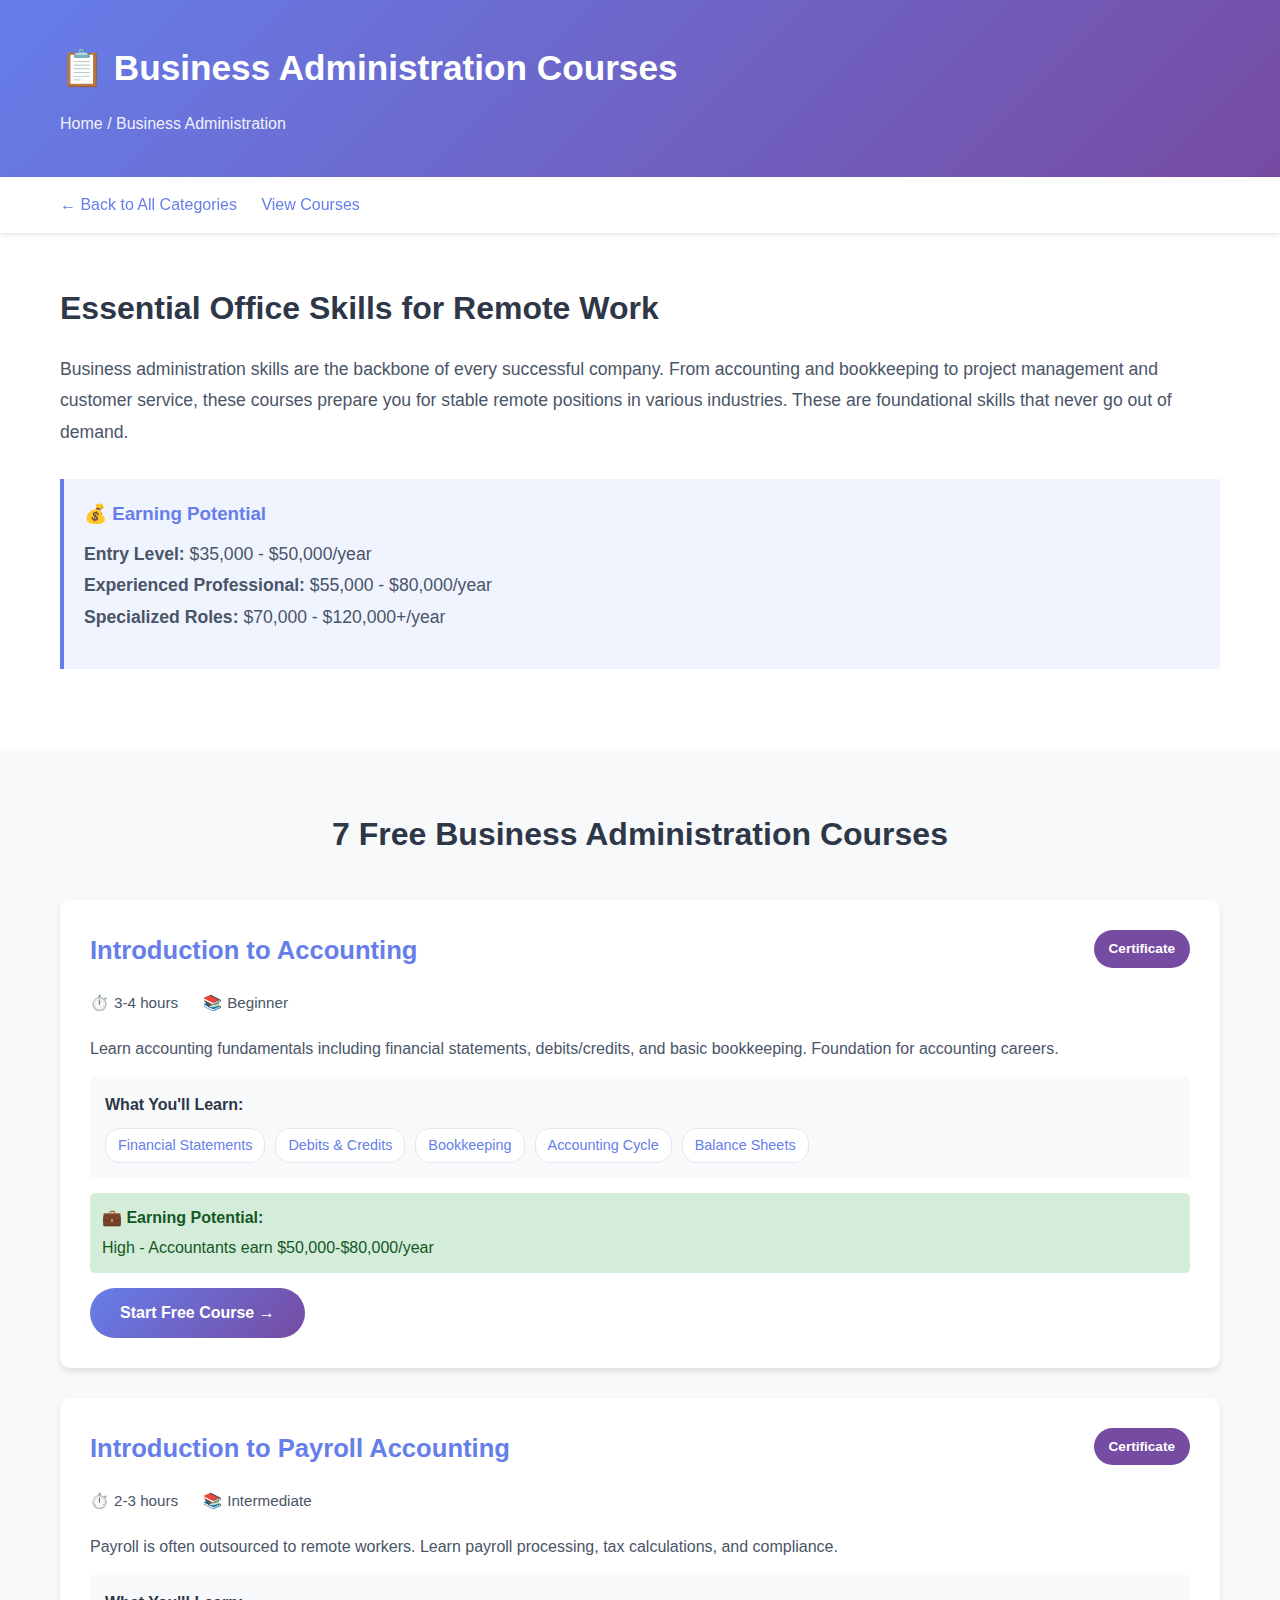
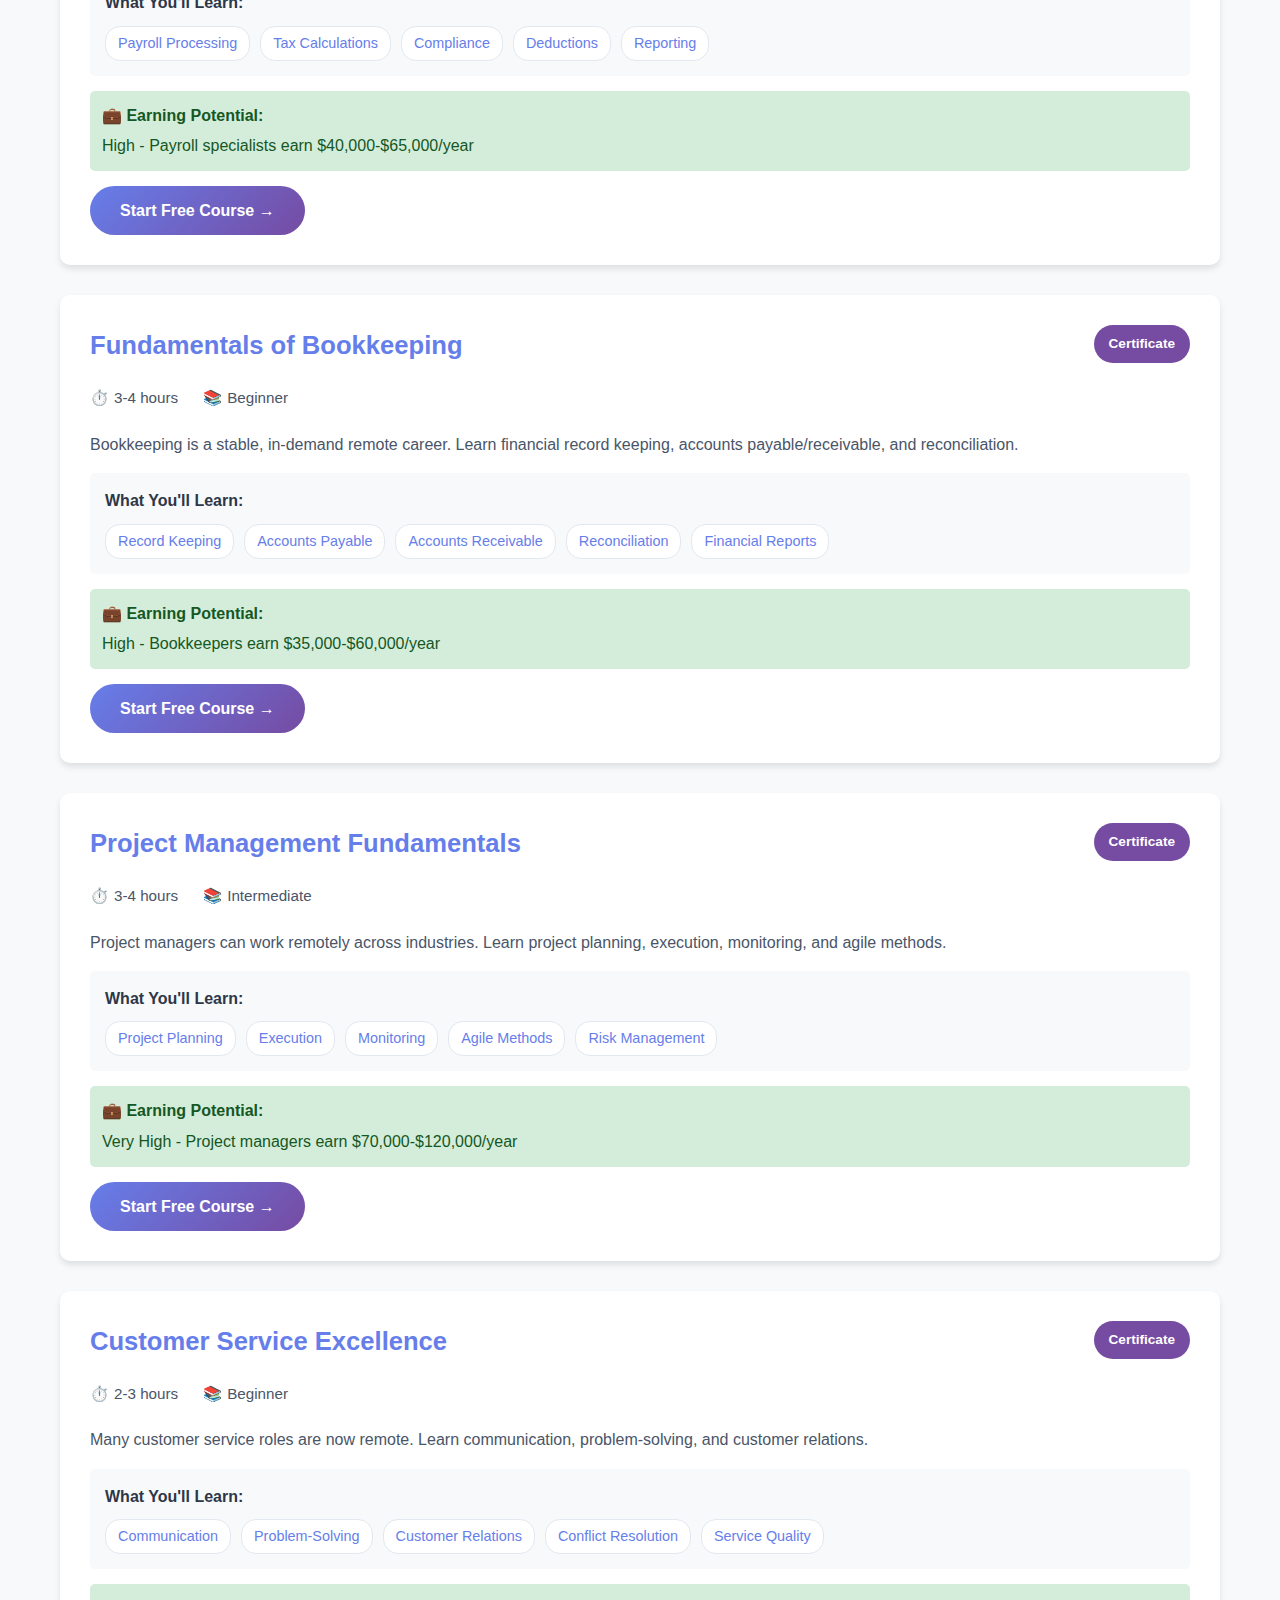
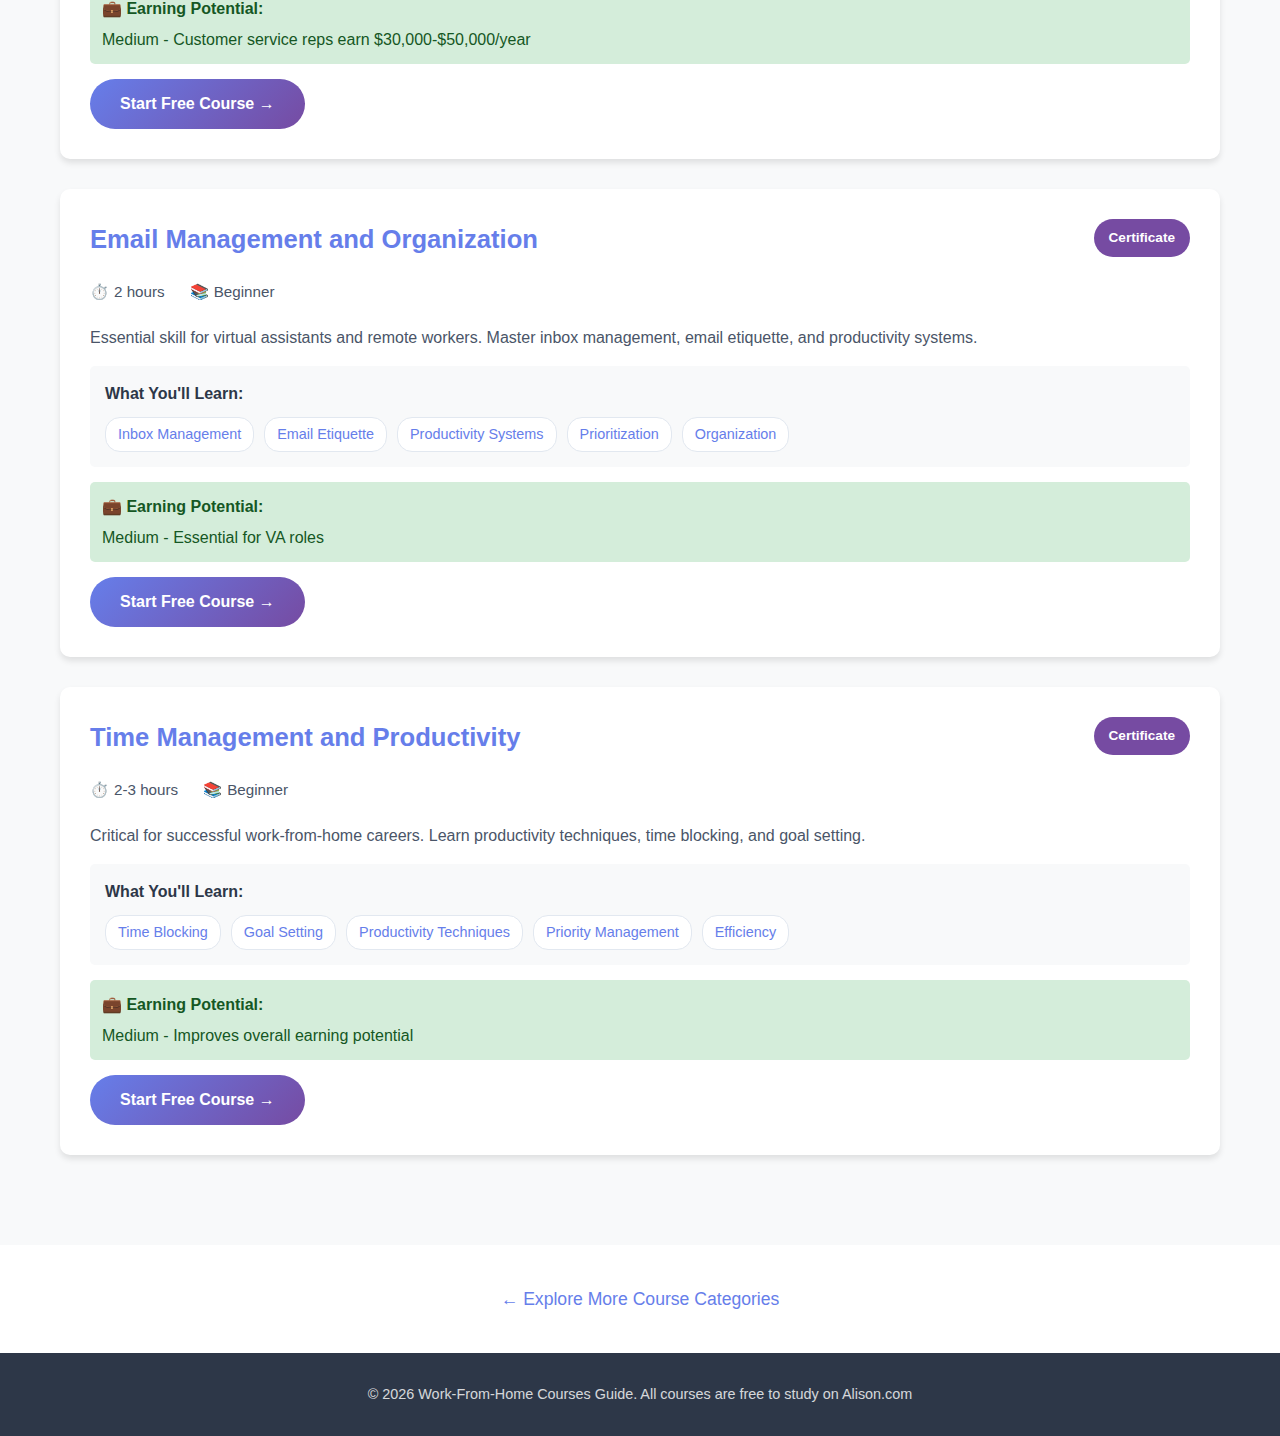
<file: files (7)/business-admin.html>
<!DOCTYPE html>
<html lang="en">
<head>
    <meta charset="UTF-8">
    <meta name="viewport" content="width=device-width, initial-scale=1.0">
    <title>📋 Business Administration Courses | Free Work-From-Home Training</title>
    <link rel="stylesheet" href="styles.css">
</head>
<body>
    <header>
        <div class="container">
            <h1>📋 Business Administration Courses</h1>
            <div class="breadcrumb">
                <a href="index.html">Home</a> / Business Administration
            </div>
        </div>
    </header>
    <nav>
        <div class="container">
            <a href="index.html">← Back to All Categories</a>
            <a href="#courses">View Courses</a>
        </div>
    </nav>
    <section class="intro">
        <div class="container">
            <h2>Essential Office Skills for Remote Work</h2>
            <p>Business administration skills are the backbone of every successful company. From accounting and bookkeeping to project management and customer service, these courses prepare you for stable remote positions in various industries. These are foundational skills that never go out of demand.</p>
            <div class="highlight-box">
                <h3>💰 Earning Potential</h3>
                <p><strong>Entry Level:</strong> $35,000 - $50,000/year<br><strong>Experienced Professional:</strong> $55,000 - $80,000/year<br><strong>Specialized Roles:</strong> $70,000 - $120,000+/year</p>
            </div>
        </div>
    </section>
    <section id="courses" class="courses-section">
        <div class="container">
            <h2>7 Free Business Administration Courses</h2>

            <div class="course-card">
                <div class="course-header">
                    <h3 class="course-title">Introduction to Accounting</h3>
                    <span class="course-badge">Certificate</span>
                </div>
                <div class="course-meta">
                    <div class="meta-item"><span>⏱️</span> 3-4 hours</div>
                    <div class="meta-item"><span>📚</span> Beginner</div>
                </div>
                <p class="course-description">Learn accounting fundamentals including financial statements, debits/credits, and basic bookkeeping. Foundation for accounting careers.</p>
                <div class="skills-list">
                    <h4>What You'll Learn:</h4>
                    <ul><li>Financial Statements</li><li>Debits & Credits</li><li>Bookkeeping</li><li>Accounting Cycle</li><li>Balance Sheets</li></ul>
                </div>
                <div class="earning-potential">
                    <strong>💼 Earning Potential:</strong>
                    High - Accountants earn $50,000-$80,000/year
                </div>
                <a href="https://alison.com/course/introduction-to-accounting" target="_blank" rel="noopener noreferrer" class="cta-button">Start Free Course →</a>
            </div>

            <div class="course-card">
                <div class="course-header">
                    <h3 class="course-title">Introduction to Payroll Accounting</h3>
                    <span class="course-badge">Certificate</span>
                </div>
                <div class="course-meta">
                    <div class="meta-item"><span>⏱️</span> 2-3 hours</div>
                    <div class="meta-item"><span>📚</span> Intermediate</div>
                </div>
                <p class="course-description">Payroll is often outsourced to remote workers. Learn payroll processing, tax calculations, and compliance.</p>
                <div class="skills-list">
                    <h4>What You'll Learn:</h4>
                    <ul><li>Payroll Processing</li><li>Tax Calculations</li><li>Compliance</li><li>Deductions</li><li>Reporting</li></ul>
                </div>
                <div class="earning-potential">
                    <strong>💼 Earning Potential:</strong>
                    High - Payroll specialists earn $40,000-$65,000/year
                </div>
                <a href="https://alison.com/course/introduction-to-payroll-accounting" target="_blank" rel="noopener noreferrer" class="cta-button">Start Free Course →</a>
            </div>

            <div class="course-card">
                <div class="course-header">
                    <h3 class="course-title">Fundamentals of Bookkeeping</h3>
                    <span class="course-badge">Certificate</span>
                </div>
                <div class="course-meta">
                    <div class="meta-item"><span>⏱️</span> 3-4 hours</div>
                    <div class="meta-item"><span>📚</span> Beginner</div>
                </div>
                <p class="course-description">Bookkeeping is a stable, in-demand remote career. Learn financial record keeping, accounts payable/receivable, and reconciliation.</p>
                <div class="skills-list">
                    <h4>What You'll Learn:</h4>
                    <ul><li>Record Keeping</li><li>Accounts Payable</li><li>Accounts Receivable</li><li>Reconciliation</li><li>Financial Reports</li></ul>
                </div>
                <div class="earning-potential">
                    <strong>💼 Earning Potential:</strong>
                    High - Bookkeepers earn $35,000-$60,000/year
                </div>
                <a href="https://alison.com/course/fundamentals-of-bookkeeping" target="_blank" rel="noopener noreferrer" class="cta-button">Start Free Course →</a>
            </div>

            <div class="course-card">
                <div class="course-header">
                    <h3 class="course-title">Project Management Fundamentals</h3>
                    <span class="course-badge">Certificate</span>
                </div>
                <div class="course-meta">
                    <div class="meta-item"><span>⏱️</span> 3-4 hours</div>
                    <div class="meta-item"><span>📚</span> Intermediate</div>
                </div>
                <p class="course-description">Project managers can work remotely across industries. Learn project planning, execution, monitoring, and agile methods.</p>
                <div class="skills-list">
                    <h4>What You'll Learn:</h4>
                    <ul><li>Project Planning</li><li>Execution</li><li>Monitoring</li><li>Agile Methods</li><li>Risk Management</li></ul>
                </div>
                <div class="earning-potential">
                    <strong>💼 Earning Potential:</strong>
                    Very High - Project managers earn $70,000-$120,000/year
                </div>
                <a href="https://alison.com/course/project-management-fundamentals" target="_blank" rel="noopener noreferrer" class="cta-button">Start Free Course →</a>
            </div>

            <div class="course-card">
                <div class="course-header">
                    <h3 class="course-title">Customer Service Excellence</h3>
                    <span class="course-badge">Certificate</span>
                </div>
                <div class="course-meta">
                    <div class="meta-item"><span>⏱️</span> 2-3 hours</div>
                    <div class="meta-item"><span>📚</span> Beginner</div>
                </div>
                <p class="course-description">Many customer service roles are now remote. Learn communication, problem-solving, and customer relations.</p>
                <div class="skills-list">
                    <h4>What You'll Learn:</h4>
                    <ul><li>Communication</li><li>Problem-Solving</li><li>Customer Relations</li><li>Conflict Resolution</li><li>Service Quality</li></ul>
                </div>
                <div class="earning-potential">
                    <strong>💼 Earning Potential:</strong>
                    Medium - Customer service reps earn $30,000-$50,000/year
                </div>
                <a href="https://alison.com/course/customer-service-excellence" target="_blank" rel="noopener noreferrer" class="cta-button">Start Free Course →</a>
            </div>

            <div class="course-card">
                <div class="course-header">
                    <h3 class="course-title">Email Management and Organization</h3>
                    <span class="course-badge">Certificate</span>
                </div>
                <div class="course-meta">
                    <div class="meta-item"><span>⏱️</span> 2 hours</div>
                    <div class="meta-item"><span>📚</span> Beginner</div>
                </div>
                <p class="course-description">Essential skill for virtual assistants and remote workers. Master inbox management, email etiquette, and productivity systems.</p>
                <div class="skills-list">
                    <h4>What You'll Learn:</h4>
                    <ul><li>Inbox Management</li><li>Email Etiquette</li><li>Productivity Systems</li><li>Prioritization</li><li>Organization</li></ul>
                </div>
                <div class="earning-potential">
                    <strong>💼 Earning Potential:</strong>
                    Medium - Essential for VA roles
                </div>
                <a href="https://alison.com/course/email-management-and-organization" target="_blank" rel="noopener noreferrer" class="cta-button">Start Free Course →</a>
            </div>

            <div class="course-card">
                <div class="course-header">
                    <h3 class="course-title">Time Management and Productivity</h3>
                    <span class="course-badge">Certificate</span>
                </div>
                <div class="course-meta">
                    <div class="meta-item"><span>⏱️</span> 2-3 hours</div>
                    <div class="meta-item"><span>📚</span> Beginner</div>
                </div>
                <p class="course-description">Critical for successful work-from-home careers. Learn productivity techniques, time blocking, and goal setting.</p>
                <div class="skills-list">
                    <h4>What You'll Learn:</h4>
                    <ul><li>Time Blocking</li><li>Goal Setting</li><li>Productivity Techniques</li><li>Priority Management</li><li>Efficiency</li></ul>
                </div>
                <div class="earning-potential">
                    <strong>💼 Earning Potential:</strong>
                    Medium - Improves overall earning potential
                </div>
                <a href="https://alison.com/course/time-management-and-productivity" target="_blank" rel="noopener noreferrer" class="cta-button">Start Free Course →</a>
            </div>

        </div>
    </section>
    <section class="back-link">
        <div class="container">
            <a href="index.html">← Explore More Course Categories</a>
        </div>
    </section>
    <footer>
        <div class="container">
            <p>&copy; 2026 Work-From-Home Courses Guide. All courses are free to study on Alison.com</p>
        </div>
    </footer>
</body>
</html>
</file>
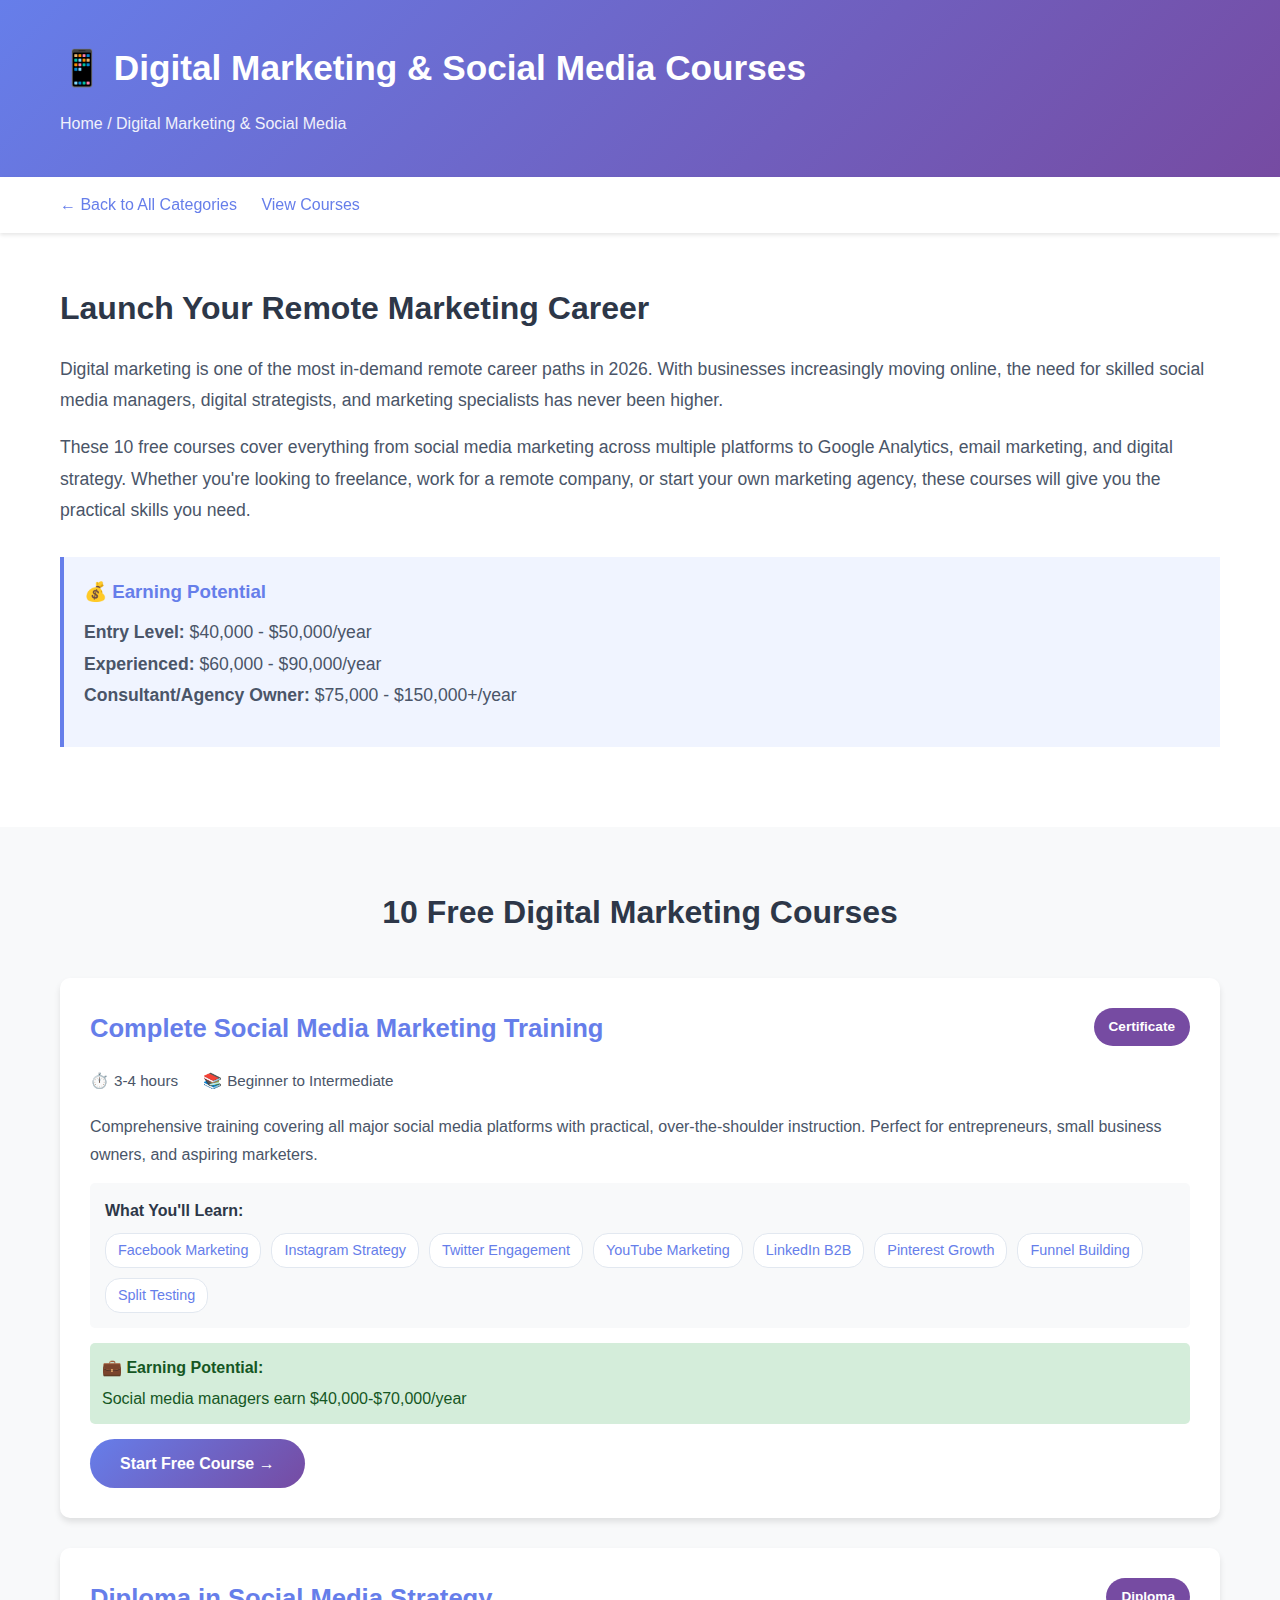
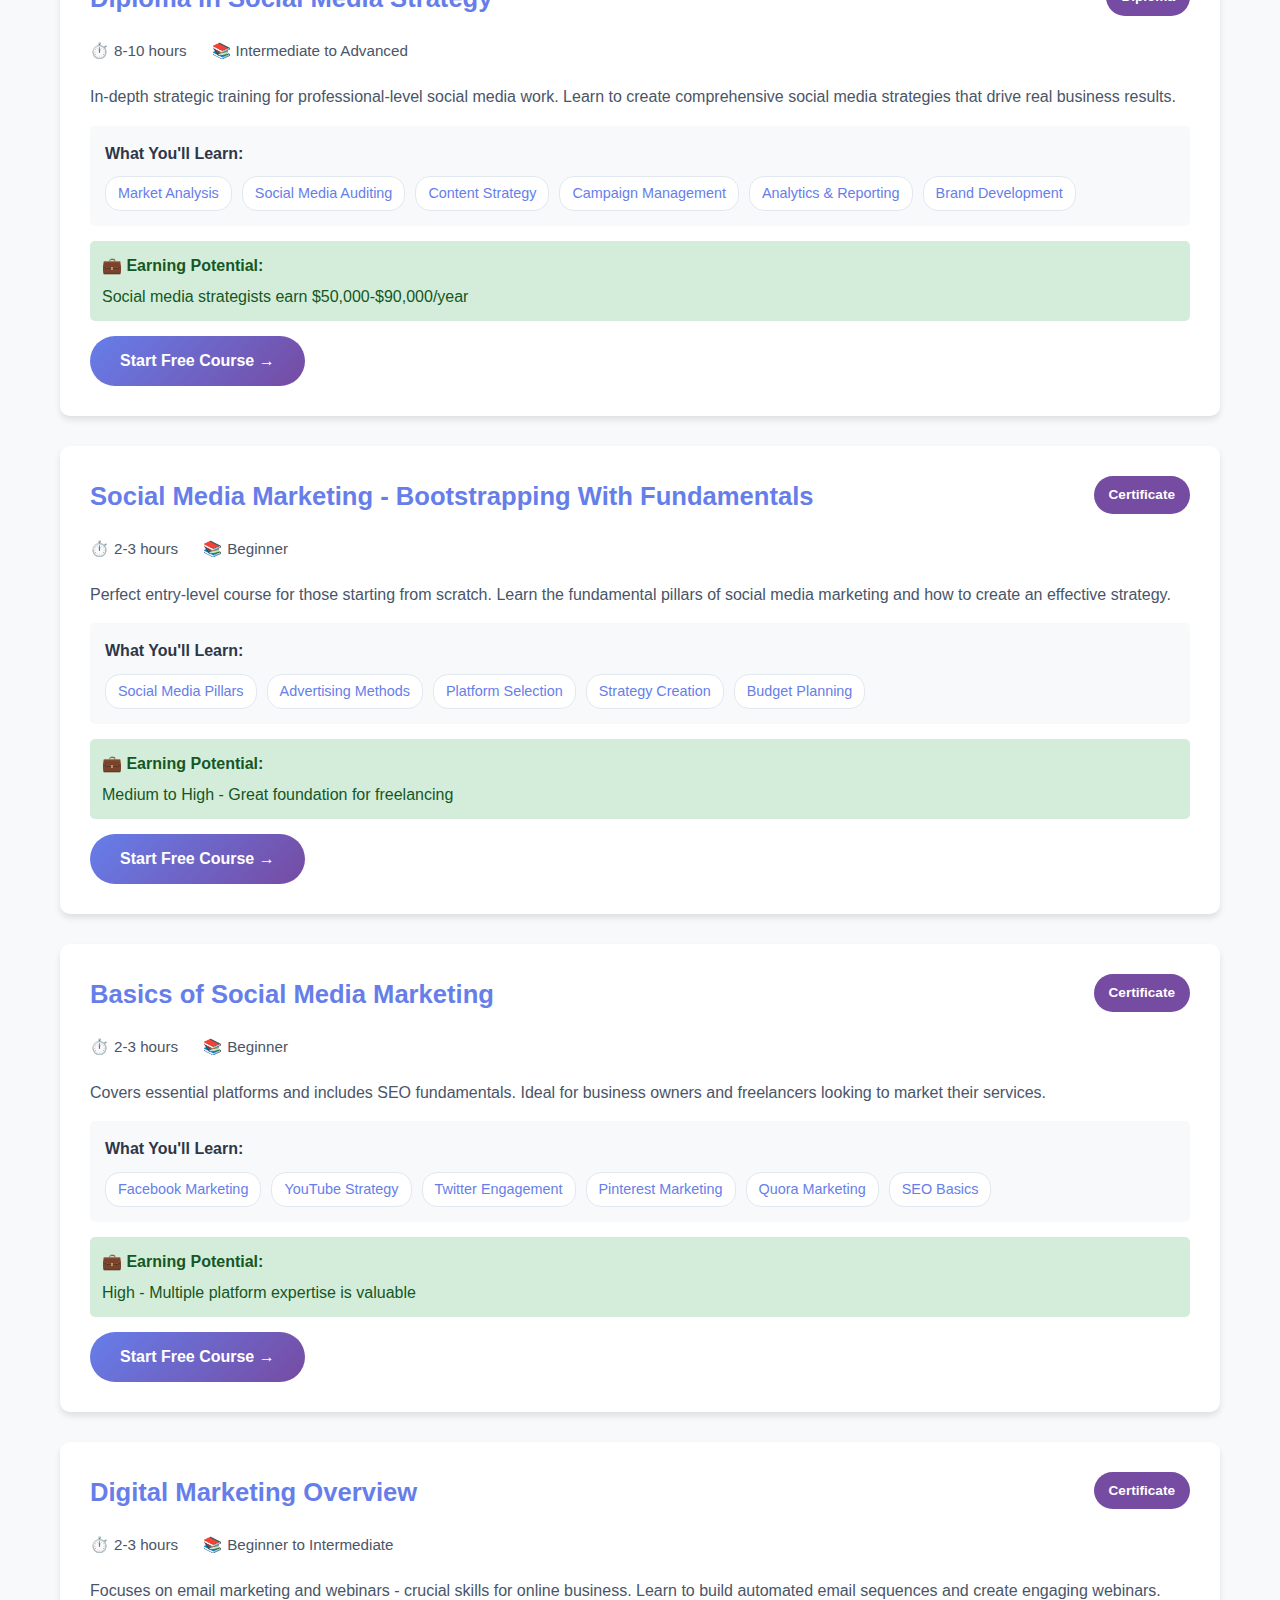
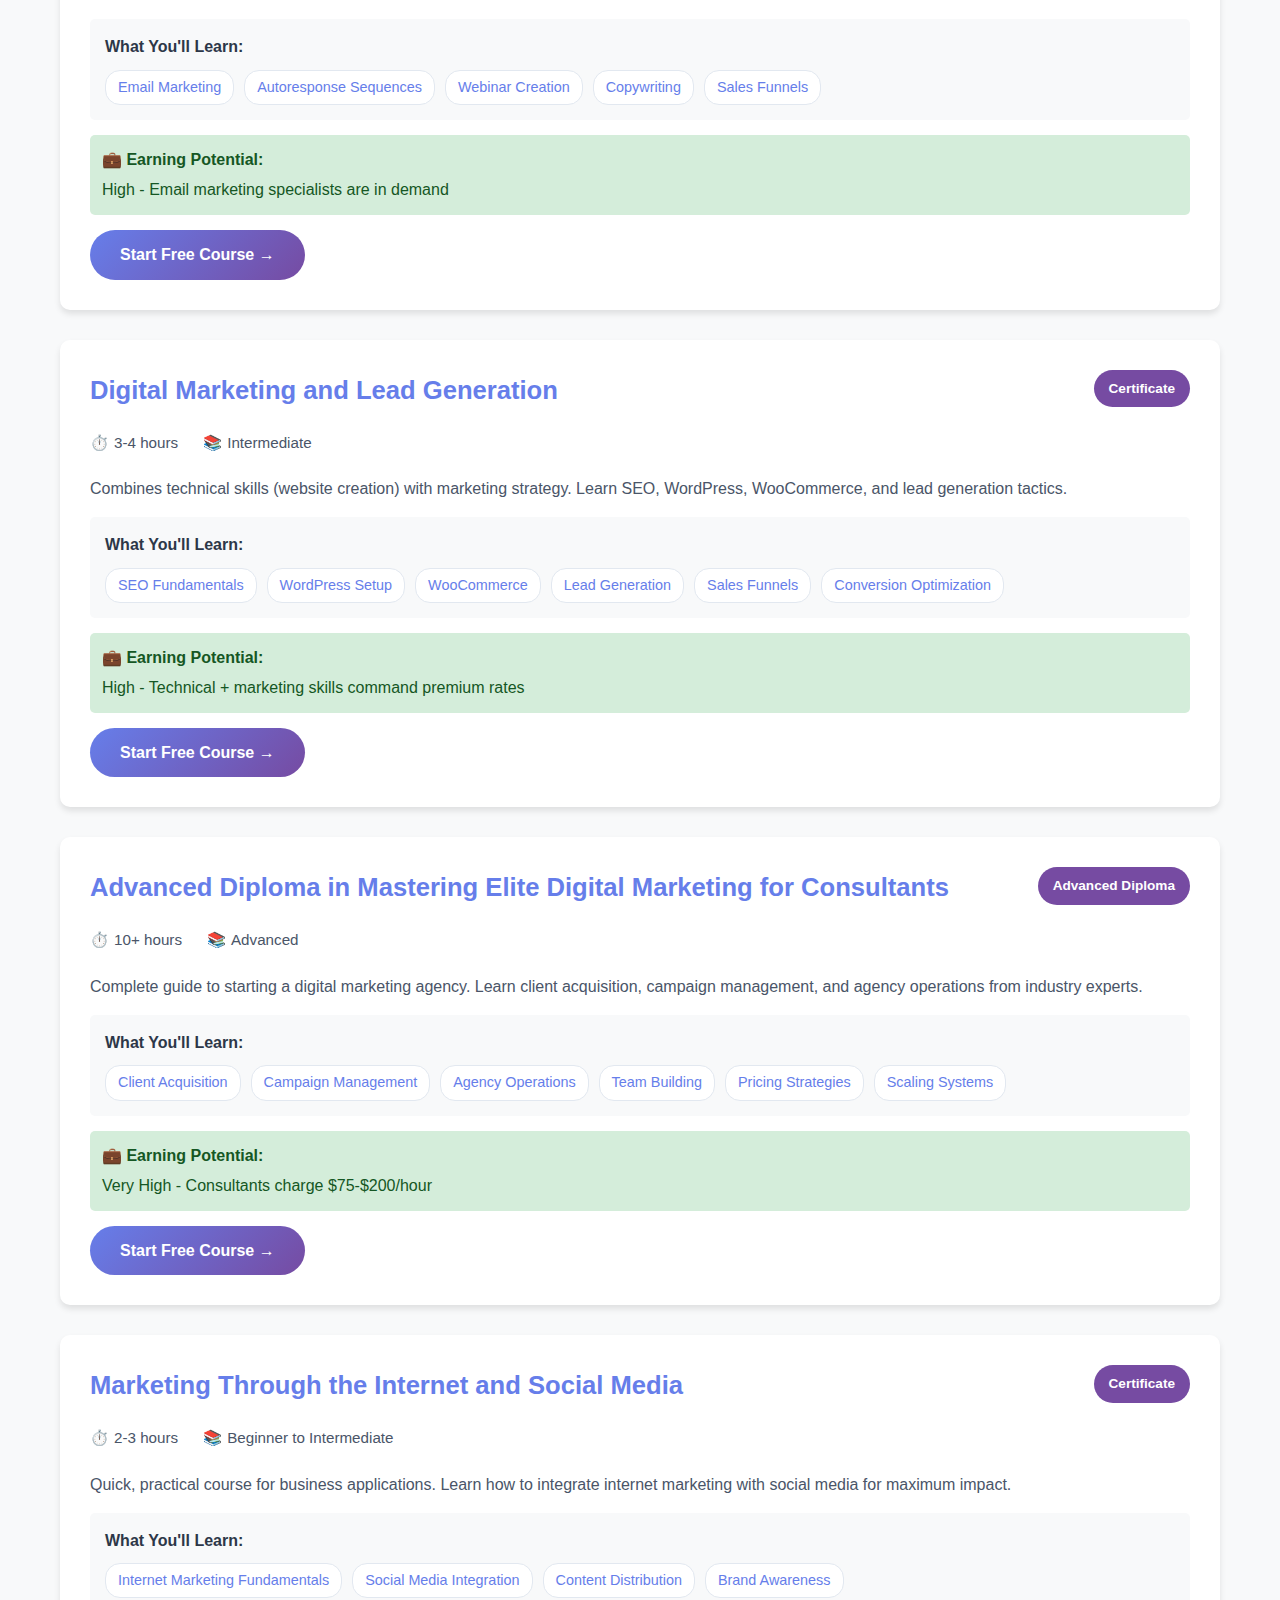
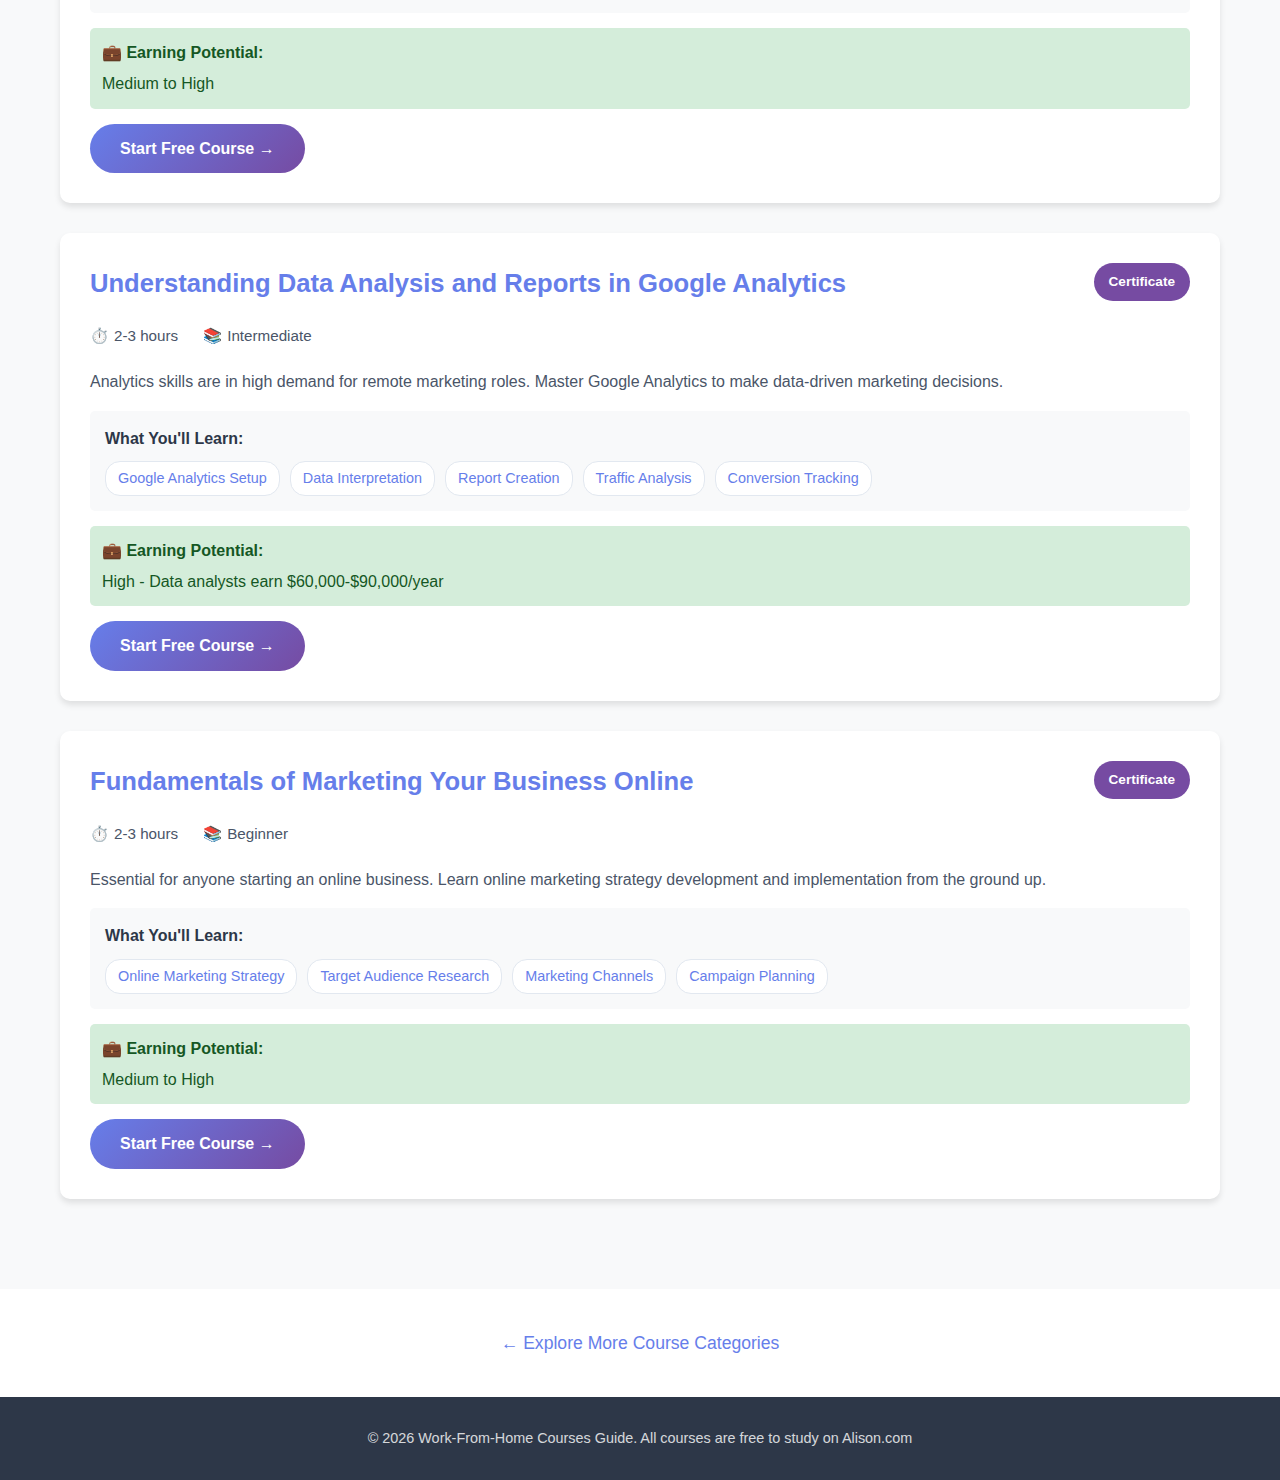
<file: files (7)/digital-marketing.html>
<!DOCTYPE html>
<html lang="en">
<head>
    <meta charset="UTF-8">
    <meta name="viewport" content="width=device-width, initial-scale=1.0">
    <meta name="description" content="10 free digital marketing and social media courses to start your remote marketing career. Learn Facebook, Instagram, Google Analytics, and more.">
    <title>Digital Marketing & Social Media Courses | Free Work-From-Home Training</title>
    <style>
        * {
            margin: 0;
            padding: 0;
            box-sizing: border-box;
        }

        body {
            font-family: -apple-system, BlinkMacSystemFont, 'Segoe UI', Roboto, Oxygen, Ubuntu, Cantarell, sans-serif;
            line-height: 1.6;
            color: #333;
            background-color: #f8f9fa;
        }

        .container {
            max-width: 1200px;
            margin: 0 auto;
            padding: 0 20px;
        }

        header {
            background: linear-gradient(135deg, #667eea 0%, #764ba2 100%);
            color: white;
            padding: 40px 0;
        }

        header h1 {
            font-size: 2.2em;
            margin-bottom: 10px;
        }

        .breadcrumb {
            margin-top: 15px;
            opacity: 0.9;
        }

        .breadcrumb a {
            color: white;
            text-decoration: none;
        }

        .breadcrumb a:hover {
            text-decoration: underline;
        }

        nav {
            background-color: white;
            box-shadow: 0 2px 4px rgba(0,0,0,0.1);
            padding: 15px 0;
            position: sticky;
            top: 0;
            z-index: 100;
        }

        nav a {
            color: #667eea;
            text-decoration: none;
            font-weight: 500;
            margin-right: 20px;
        }

        nav a:hover {
            color: #764ba2;
        }

        .intro {
            background-color: white;
            padding: 50px 0;
        }

        .intro h2 {
            font-size: 2em;
            color: #2d3748;
            margin-bottom: 20px;
        }

        .intro p {
            color: #4a5568;
            font-size: 1.1em;
            margin-bottom: 15px;
            line-height: 1.8;
        }

        .highlight-box {
            background-color: #f0f4ff;
            border-left: 4px solid #667eea;
            padding: 20px;
            margin: 30px 0;
        }

        .highlight-box h3 {
            color: #667eea;
            margin-bottom: 10px;
        }

        .courses-section {
            padding: 60px 0;
        }

        .courses-section h2 {
            font-size: 2em;
            color: #2d3748;
            margin-bottom: 40px;
            text-align: center;
        }

        .course-card {
            background-color: white;
            border-radius: 10px;
            padding: 30px;
            margin-bottom: 30px;
            box-shadow: 0 4px 6px rgba(0,0,0,0.1);
            transition: transform 0.3s, box-shadow 0.3s;
        }

        .course-card:hover {
            transform: translateY(-3px);
            box-shadow: 0 8px 15px rgba(0,0,0,0.15);
        }

        .course-header {
            display: flex;
            justify-content: space-between;
            align-items: start;
            margin-bottom: 20px;
            flex-wrap: wrap;
            gap: 15px;
        }

        .course-title {
            font-size: 1.6em;
            color: #667eea;
            flex: 1;
        }

        .course-badge {
            background-color: #764ba2;
            color: white;
            padding: 8px 15px;
            border-radius: 20px;
            font-size: 0.85em;
            font-weight: 600;
        }

        .course-meta {
            display: flex;
            gap: 25px;
            margin-bottom: 20px;
            flex-wrap: wrap;
        }

        .meta-item {
            display: flex;
            align-items: center;
            color: #4a5568;
            font-size: 0.95em;
        }

        .meta-item span {
            margin-right: 5px;
        }

        .course-description {
            color: #4a5568;
            margin-bottom: 15px;
            line-height: 1.7;
        }

        .skills-list {
            background-color: #f8f9fa;
            padding: 15px;
            border-radius: 5px;
            margin-bottom: 15px;
        }

        .skills-list h4 {
            color: #2d3748;
            margin-bottom: 10px;
            font-size: 1em;
        }

        .skills-list ul {
            list-style: none;
            display: flex;
            flex-wrap: wrap;
            gap: 10px;
        }

        .skills-list li {
            background-color: white;
            padding: 5px 12px;
            border-radius: 15px;
            font-size: 0.9em;
            color: #667eea;
            border: 1px solid #e2e8f0;
        }

        .earning-potential {
            background-color: #d4edda;
            color: #155724;
            padding: 12px;
            border-radius: 5px;
            margin-bottom: 15px;
        }

        .earning-potential strong {
            display: block;
            margin-bottom: 5px;
        }

        .cta-button {
            display: inline-block;
            background: linear-gradient(135deg, #667eea 0%, #764ba2 100%);
            color: white;
            padding: 12px 30px;
            border-radius: 25px;
            text-decoration: none;
            font-weight: 600;
            transition: transform 0.3s, box-shadow 0.3s;
        }

        .cta-button:hover {
            transform: translateY(-2px);
            box-shadow: 0 6px 12px rgba(102, 126, 234, 0.4);
        }

        .back-link {
            background-color: white;
            padding: 40px 0;
            text-align: center;
        }

        .back-link a {
            color: #667eea;
            text-decoration: none;
            font-weight: 500;
            font-size: 1.1em;
        }

        .back-link a:hover {
            text-decoration: underline;
        }

        footer {
            background-color: #2d3748;
            color: white;
            padding: 30px 0;
            text-align: center;
        }

        footer p {
            opacity: 0.8;
            font-size: 0.9em;
        }

        @media (max-width: 768px) {
            header h1 {
                font-size: 1.6em;
            }

            .course-header {
                flex-direction: column;
            }

            .course-meta {
                flex-direction: column;
                gap: 10px;
            }

            .skills-list ul {
                flex-direction: column;
            }
        }
    </style>
</head>
<body>
    <header>
        <div class="container">
            <h1>📱 Digital Marketing & Social Media Courses</h1>
            <div class="breadcrumb">
                <a href="index.html">Home</a> / Digital Marketing & Social Media
            </div>
        </div>
    </header>

    <nav>
        <div class="container">
            <a href="index.html">← Back to All Categories</a>
            <a href="#courses">View Courses</a>
        </div>
    </nav>

    <section class="intro">
        <div class="container">
            <h2>Launch Your Remote Marketing Career</h2>
            <p>Digital marketing is one of the most in-demand remote career paths in 2026. With businesses increasingly moving online, the need for skilled social media managers, digital strategists, and marketing specialists has never been higher.</p>
            
            <p>These 10 free courses cover everything from social media marketing across multiple platforms to Google Analytics, email marketing, and digital strategy. Whether you're looking to freelance, work for a remote company, or start your own marketing agency, these courses will give you the practical skills you need.</p>

            <div class="highlight-box">
                <h3>💰 Earning Potential</h3>
                <p><strong>Entry Level:</strong> $40,000 - $50,000/year<br>
                <strong>Experienced:</strong> $60,000 - $90,000/year<br>
                <strong>Consultant/Agency Owner:</strong> $75,000 - $150,000+/year</p>
            </div>
        </div>
    </section>

    <section id="courses" class="courses-section">
        <div class="container">
            <h2>10 Free Digital Marketing Courses</h2>

            <!-- Course 1 -->
            <div class="course-card">
                <div class="course-header">
                    <h3 class="course-title">Complete Social Media Marketing Training</h3>
                    <span class="course-badge">Certificate</span>
                </div>
                <div class="course-meta">
                    <div class="meta-item"><span>⏱️</span> 3-4 hours</div>
                    <div class="meta-item"><span>📚</span> Beginner to Intermediate</div>
                </div>
                <p class="course-description">Comprehensive training covering all major social media platforms with practical, over-the-shoulder instruction. Perfect for entrepreneurs, small business owners, and aspiring marketers.</p>
                <div class="skills-list">
                    <h4>What You'll Learn:</h4>
                    <ul>
                        <li>Facebook Marketing</li>
                        <li>Instagram Strategy</li>
                        <li>Twitter Engagement</li>
                        <li>YouTube Marketing</li>
                        <li>LinkedIn B2B</li>
                        <li>Pinterest Growth</li>
                        <li>Funnel Building</li>
                        <li>Split Testing</li>
                    </ul>
                </div>
                <div class="earning-potential">
                    <strong>💼 Earning Potential:</strong>
                    Social media managers earn $40,000-$70,000/year
                </div>
                <a href="https://alison.com/course/complete-social-media-marketing-training" target="_blank" rel="noopener noreferrer" class="cta-button">Start Free Course →</a>
            </div>

            <!-- Course 2 -->
            <div class="course-card">
                <div class="course-header">
                    <h3 class="course-title">Diploma in Social Media Strategy</h3>
                    <span class="course-badge">Diploma</span>
                </div>
                <div class="course-meta">
                    <div class="meta-item"><span>⏱️</span> 8-10 hours</div>
                    <div class="meta-item"><span>📚</span> Intermediate to Advanced</div>
                </div>
                <p class="course-description">In-depth strategic training for professional-level social media work. Learn to create comprehensive social media strategies that drive real business results.</p>
                <div class="skills-list">
                    <h4>What You'll Learn:</h4>
                    <ul>
                        <li>Market Analysis</li>
                        <li>Social Media Auditing</li>
                        <li>Content Strategy</li>
                        <li>Campaign Management</li>
                        <li>Analytics & Reporting</li>
                        <li>Brand Development</li>
                    </ul>
                </div>
                <div class="earning-potential">
                    <strong>💼 Earning Potential:</strong>
                    Social media strategists earn $50,000-$90,000/year
                </div>
                <a href="https://alison.com/course/diploma-in-social-media-strategy" target="_blank" rel="noopener noreferrer" class="cta-button">Start Free Course →</a>
            </div>

            <!-- Course 3 -->
            <div class="course-card">
                <div class="course-header">
                    <h3 class="course-title">Social Media Marketing - Bootstrapping With Fundamentals</h3>
                    <span class="course-badge">Certificate</span>
                </div>
                <div class="course-meta">
                    <div class="meta-item"><span>⏱️</span> 2-3 hours</div>
                    <div class="meta-item"><span>📚</span> Beginner</div>
                </div>
                <p class="course-description">Perfect entry-level course for those starting from scratch. Learn the fundamental pillars of social media marketing and how to create an effective strategy.</p>
                <div class="skills-list">
                    <h4>What You'll Learn:</h4>
                    <ul>
                        <li>Social Media Pillars</li>
                        <li>Advertising Methods</li>
                        <li>Platform Selection</li>
                        <li>Strategy Creation</li>
                        <li>Budget Planning</li>
                    </ul>
                </div>
                <div class="earning-potential">
                    <strong>💼 Earning Potential:</strong>
                    Medium to High - Great foundation for freelancing
                </div>
                <a href="https://alison.com/course/social-media-marketing-bootstrapping-with-fundamentals" target="_blank" rel="noopener noreferrer" class="cta-button">Start Free Course →</a>
            </div>

            <!-- Course 4 -->
            <div class="course-card">
                <div class="course-header">
                    <h3 class="course-title">Basics of Social Media Marketing</h3>
                    <span class="course-badge">Certificate</span>
                </div>
                <div class="course-meta">
                    <div class="meta-item"><span>⏱️</span> 2-3 hours</div>
                    <div class="meta-item"><span>📚</span> Beginner</div>
                </div>
                <p class="course-description">Covers essential platforms and includes SEO fundamentals. Ideal for business owners and freelancers looking to market their services.</p>
                <div class="skills-list">
                    <h4>What You'll Learn:</h4>
                    <ul>
                        <li>Facebook Marketing</li>
                        <li>YouTube Strategy</li>
                        <li>Twitter Engagement</li>
                        <li>Pinterest Marketing</li>
                        <li>Quora Marketing</li>
                        <li>SEO Basics</li>
                    </ul>
                </div>
                <div class="earning-potential">
                    <strong>💼 Earning Potential:</strong>
                    High - Multiple platform expertise is valuable
                </div>
                <a href="https://alison.com/course/basics-of-social-media-marketing" target="_blank" rel="noopener noreferrer" class="cta-button">Start Free Course →</a>
            </div>

            <!-- Course 5 -->
            <div class="course-card">
                <div class="course-header">
                    <h3 class="course-title">Digital Marketing Overview</h3>
                    <span class="course-badge">Certificate</span>
                </div>
                <div class="course-meta">
                    <div class="meta-item"><span>⏱️</span> 2-3 hours</div>
                    <div class="meta-item"><span>📚</span> Beginner to Intermediate</div>
                </div>
                <p class="course-description">Focuses on email marketing and webinars - crucial skills for online business. Learn to build automated email sequences and create engaging webinars.</p>
                <div class="skills-list">
                    <h4>What You'll Learn:</h4>
                    <ul>
                        <li>Email Marketing</li>
                        <li>Autoresponse Sequences</li>
                        <li>Webinar Creation</li>
                        <li>Copywriting</li>
                        <li>Sales Funnels</li>
                    </ul>
                </div>
                <div class="earning-potential">
                    <strong>💼 Earning Potential:</strong>
                    High - Email marketing specialists are in demand
                </div>
                <a href="https://alison.com/course/digital-marketing-overview" target="_blank" rel="noopener noreferrer" class="cta-button">Start Free Course →</a>
            </div>

            <!-- Course 6 -->
            <div class="course-card">
                <div class="course-header">
                    <h3 class="course-title">Digital Marketing and Lead Generation</h3>
                    <span class="course-badge">Certificate</span>
                </div>
                <div class="course-meta">
                    <div class="meta-item"><span>⏱️</span> 3-4 hours</div>
                    <div class="meta-item"><span>📚</span> Intermediate</div>
                </div>
                <p class="course-description">Combines technical skills (website creation) with marketing strategy. Learn SEO, WordPress, WooCommerce, and lead generation tactics.</p>
                <div class="skills-list">
                    <h4>What You'll Learn:</h4>
                    <ul>
                        <li>SEO Fundamentals</li>
                        <li>WordPress Setup</li>
                        <li>WooCommerce</li>
                        <li>Lead Generation</li>
                        <li>Sales Funnels</li>
                        <li>Conversion Optimization</li>
                    </ul>
                </div>
                <div class="earning-potential">
                    <strong>💼 Earning Potential:</strong>
                    High - Technical + marketing skills command premium rates
                </div>
                <a href="https://alison.com/course/digital-marketing-and-lead-generation" target="_blank" rel="noopener noreferrer" class="cta-button">Start Free Course →</a>
            </div>

            <!-- Course 7 -->
            <div class="course-card">
                <div class="course-header">
                    <h3 class="course-title">Advanced Diploma in Mastering Elite Digital Marketing for Consultants</h3>
                    <span class="course-badge">Advanced Diploma</span>
                </div>
                <div class="course-meta">
                    <div class="meta-item"><span>⏱️</span> 10+ hours</div>
                    <div class="meta-item"><span>📚</span> Advanced</div>
                </div>
                <p class="course-description">Complete guide to starting a digital marketing agency. Learn client acquisition, campaign management, and agency operations from industry experts.</p>
                <div class="skills-list">
                    <h4>What You'll Learn:</h4>
                    <ul>
                        <li>Client Acquisition</li>
                        <li>Campaign Management</li>
                        <li>Agency Operations</li>
                        <li>Team Building</li>
                        <li>Pricing Strategies</li>
                        <li>Scaling Systems</li>
                    </ul>
                </div>
                <div class="earning-potential">
                    <strong>💼 Earning Potential:</strong>
                    Very High - Consultants charge $75-$200/hour
                </div>
                <a href="https://alison.com/course/advanced-diploma-in-mastering-elite-digital-marketing-for-consultants" target="_blank" rel="noopener noreferrer" class="cta-button">Start Free Course →</a>
            </div>

            <!-- Course 8 -->
            <div class="course-card">
                <div class="course-header">
                    <h3 class="course-title">Marketing Through the Internet and Social Media</h3>
                    <span class="course-badge">Certificate</span>
                </div>
                <div class="course-meta">
                    <div class="meta-item"><span>⏱️</span> 2-3 hours</div>
                    <div class="meta-item"><span>📚</span> Beginner to Intermediate</div>
                </div>
                <p class="course-description">Quick, practical course for business applications. Learn how to integrate internet marketing with social media for maximum impact.</p>
                <div class="skills-list">
                    <h4>What You'll Learn:</h4>
                    <ul>
                        <li>Internet Marketing Fundamentals</li>
                        <li>Social Media Integration</li>
                        <li>Content Distribution</li>
                        <li>Brand Awareness</li>
                    </ul>
                </div>
                <div class="earning-potential">
                    <strong>💼 Earning Potential:</strong>
                    Medium to High
                </div>
                <a href="https://alison.com/course/marketing-through-the-internet-and-social-media" target="_blank" rel="noopener noreferrer" class="cta-button">Start Free Course →</a>
            </div>

            <!-- Course 9 -->
            <div class="course-card">
                <div class="course-header">
                    <h3 class="course-title">Understanding Data Analysis and Reports in Google Analytics</h3>
                    <span class="course-badge">Certificate</span>
                </div>
                <div class="course-meta">
                    <div class="meta-item"><span>⏱️</span> 2-3 hours</div>
                    <div class="meta-item"><span>📚</span> Intermediate</div>
                </div>
                <p class="course-description">Analytics skills are in high demand for remote marketing roles. Master Google Analytics to make data-driven marketing decisions.</p>
                <div class="skills-list">
                    <h4>What You'll Learn:</h4>
                    <ul>
                        <li>Google Analytics Setup</li>
                        <li>Data Interpretation</li>
                        <li>Report Creation</li>
                        <li>Traffic Analysis</li>
                        <li>Conversion Tracking</li>
                    </ul>
                </div>
                <div class="earning-potential">
                    <strong>💼 Earning Potential:</strong>
                    High - Data analysts earn $60,000-$90,000/year
                </div>
                <a href="https://alison.com/course/understanding-data-analysis-and-reports-in-google-analytics" target="_blank" rel="noopener noreferrer" class="cta-button">Start Free Course →</a>
            </div>

            <!-- Course 10 -->
            <div class="course-card">
                <div class="course-header">
                    <h3 class="course-title">Fundamentals of Marketing Your Business Online</h3>
                    <span class="course-badge">Certificate</span>
                </div>
                <div class="course-meta">
                    <div class="meta-item"><span>⏱️</span> 2-3 hours</div>
                    <div class="meta-item"><span>📚</span> Beginner</div>
                </div>
                <p class="course-description">Essential for anyone starting an online business. Learn online marketing strategy development and implementation from the ground up.</p>
                <div class="skills-list">
                    <h4>What You'll Learn:</h4>
                    <ul>
                        <li>Online Marketing Strategy</li>
                        <li>Target Audience Research</li>
                        <li>Marketing Channels</li>
                        <li>Campaign Planning</li>
                    </ul>
                </div>
                <div class="earning-potential">
                    <strong>💼 Earning Potential:</strong>
                    Medium to High
                </div>
                <a href="https://alison.com/course/fundamentals-of-marketing-your-business-online" target="_blank" rel="noopener noreferrer" class="cta-button">Start Free Course →</a>
            </div>
        </div>
    </section>

    <section class="back-link">
        <div class="container">
            <a href="index.html">← Explore More Course Categories</a>
        </div>
    </section>

    <footer>
        <div class="container">
            <p>&copy; 2026 Work-From-Home Courses Guide. All courses are free to study on Alison.com</p>
        </div>
    </footer>
</body>
</html>
</file>
<file: styles.css>
* {
    margin: 0;
    padding: 0;
    box-sizing: border-box;
}

body {
    font-family: -apple-system, BlinkMacSystemFont, 'Segoe UI', Roboto, Oxygen, Ubuntu, Cantarell, sans-serif;
    line-height: 1.6;
    color: #333;
    background-color: #f8f9fa;
}

.container {
    max-width: 1200px;
    margin: 0 auto;
    padding: 0 20px;
}

header {
    background: linear-gradient(135deg, #667eea 0%, #764ba2 100%);
    color: white;
    padding: 40px 0;
}

header h1 {
    font-size: 2.2em;
    margin-bottom: 10px;
}

.breadcrumb {
    margin-top: 15px;
    opacity: 0.9;
}

.breadcrumb a {
    color: white;
    text-decoration: none;
}

.breadcrumb a:hover {
    text-decoration: underline;
}

nav {
    background-color: white;
    box-shadow: 0 2px 4px rgba(0,0,0,0.1);
    padding: 15px 0;
    position: sticky;
    top: 0;
    z-index: 100;
}

nav a {
    color: #667eea;
    text-decoration: none;
    font-weight: 500;
    margin-right: 20px;
}

nav a:hover {
    color: #764ba2;
}

.intro {
    background-color: white;
    padding: 50px 0;
}

.intro h2 {
    font-size: 2em;
    color: #2d3748;
    margin-bottom: 20px;
}

.intro p {
    color: #4a5568;
    font-size: 1.1em;
    margin-bottom: 15px;
    line-height: 1.8;
}

.highlight-box {
    background-color: #f0f4ff;
    border-left: 4px solid #667eea;
    padding: 20px;
    margin: 30px 0;
}

.highlight-box h3 {
    color: #667eea;
    margin-bottom: 10px;
}

.courses-section {
    padding: 60px 0;
}

.courses-section h2 {
    font-size: 2em;
    color: #2d3748;
    margin-bottom: 40px;
    text-align: center;
}

.course-card {
    background-color: white;
    border-radius: 10px;
    padding: 30px;
    margin-bottom: 30px;
    box-shadow: 0 4px 6px rgba(0,0,0,0.1);
    transition: transform 0.3s, box-shadow 0.3s;
}

.course-card:hover {
    transform: translateY(-3px);
    box-shadow: 0 8px 15px rgba(0,0,0,0.15);
}

.course-header {
    display: flex;
    justify-content: space-between;
    align-items: start;
    margin-bottom: 20px;
    flex-wrap: wrap;
    gap: 15px;
}

.course-title {
    font-size: 1.6em;
    color: #667eea;
    flex: 1;
}

.course-badge {
    background-color: #764ba2;
    color: white;
    padding: 8px 15px;
    border-radius: 20px;
    font-size: 0.85em;
    font-weight: 600;
}

.course-meta {
    display: flex;
    gap: 25px;
    margin-bottom: 20px;
    flex-wrap: wrap;
}

.meta-item {
    display: flex;
    align-items: center;
    color: #4a5568;
    font-size: 0.95em;
}

.meta-item span {
    margin-right: 5px;
}

.course-description {
    color: #4a5568;
    margin-bottom: 15px;
    line-height: 1.7;
}

.skills-list {
    background-color: #f8f9fa;
    padding: 15px;
    border-radius: 5px;
    margin-bottom: 15px;
}

.skills-list h4 {
    color: #2d3748;
    margin-bottom: 10px;
    font-size: 1em;
}

.skills-list ul {
    list-style: none;
    display: flex;
    flex-wrap: wrap;
    gap: 10px;
}

.skills-list li {
    background-color: white;
    padding: 5px 12px;
    border-radius: 15px;
    font-size: 0.9em;
    color: #667eea;
    border: 1px solid #e2e8f0;
}

.earning-potential {
    background-color: #d4edda;
    color: #155724;
    padding: 12px;
    border-radius: 5px;
    margin-bottom: 15px;
}

.earning-potential strong {
    display: block;
    margin-bottom: 5px;
}

.cta-button {
    display: inline-block;
    background: linear-gradient(135deg, #667eea 0%, #764ba2 100%);
    color: white;
    padding: 12px 30px;
    border-radius: 25px;
    text-decoration: none;
    font-weight: 600;
    transition: transform 0.3s, box-shadow 0.3s;
}

.cta-button:hover {
    transform: translateY(-2px);
    box-shadow: 0 6px 12px rgba(102, 126, 234, 0.4);
}

.back-link {
    background-color: white;
    padding: 40px 0;
    text-align: center;
}

.back-link a {
    color: #667eea;
    text-decoration: none;
    font-weight: 500;
    font-size: 1.1em;
}

.back-link a:hover {
    text-decoration: underline;
}

footer {
    background-color: #2d3748;
    color: white;
    padding: 30px 0;
    text-align: center;
}

footer p {
    opacity: 0.8;
    font-size: 0.9em;
}

@media (max-width: 768px) {
    header h1 {
        font-size: 1.6em;
    }

    .course-header {
        flex-direction: column;
    }

    .course-meta {
        flex-direction: column;
        gap: 10px;
    }

    .skills-list ul {
        flex-direction: column;
    }
}
</file>
<file: files (7)/styles.css>
* {
    margin: 0;
    padding: 0;
    box-sizing: border-box;
}

body {
    font-family: -apple-system, BlinkMacSystemFont, 'Segoe UI', Roboto, Oxygen, Ubuntu, Cantarell, sans-serif;
    line-height: 1.6;
    color: #333;
    background-color: #f8f9fa;
}

.container {
    max-width: 1200px;
    margin: 0 auto;
    padding: 0 20px;
}

header {
    background: linear-gradient(135deg, #667eea 0%, #764ba2 100%);
    color: white;
    padding: 40px 0;
}

header h1 {
    font-size: 2.2em;
    margin-bottom: 10px;
}

.breadcrumb {
    margin-top: 15px;
    opacity: 0.9;
}

.breadcrumb a {
    color: white;
    text-decoration: none;
}

.breadcrumb a:hover {
    text-decoration: underline;
}

nav {
    background-color: white;
    box-shadow: 0 2px 4px rgba(0,0,0,0.1);
    padding: 15px 0;
    position: sticky;
    top: 0;
    z-index: 100;
}

nav a {
    color: #667eea;
    text-decoration: none;
    font-weight: 500;
    margin-right: 20px;
}

nav a:hover {
    color: #764ba2;
}

.intro {
    background-color: white;
    padding: 50px 0;
}

.intro h2 {
    font-size: 2em;
    color: #2d3748;
    margin-bottom: 20px;
}

.intro p {
    color: #4a5568;
    font-size: 1.1em;
    margin-bottom: 15px;
    line-height: 1.8;
}

.highlight-box {
    background-color: #f0f4ff;
    border-left: 4px solid #667eea;
    padding: 20px;
    margin: 30px 0;
}

.highlight-box h3 {
    color: #667eea;
    margin-bottom: 10px;
}

.courses-section {
    padding: 60px 0;
}

.courses-section h2 {
    font-size: 2em;
    color: #2d3748;
    margin-bottom: 40px;
    text-align: center;
}

.course-card {
    background-color: white;
    border-radius: 10px;
    padding: 30px;
    margin-bottom: 30px;
    box-shadow: 0 4px 6px rgba(0,0,0,0.1);
    transition: transform 0.3s, box-shadow 0.3s;
}

.course-card:hover {
    transform: translateY(-3px);
    box-shadow: 0 8px 15px rgba(0,0,0,0.15);
}

.course-header {
    display: flex;
    justify-content: space-between;
    align-items: start;
    margin-bottom: 20px;
    flex-wrap: wrap;
    gap: 15px;
}

.course-title {
    font-size: 1.6em;
    color: #667eea;
    flex: 1;
}

.course-badge {
    background-color: #764ba2;
    color: white;
    padding: 8px 15px;
    border-radius: 20px;
    font-size: 0.85em;
    font-weight: 600;
}

.course-meta {
    display: flex;
    gap: 25px;
    margin-bottom: 20px;
    flex-wrap: wrap;
}

.meta-item {
    display: flex;
    align-items: center;
    color: #4a5568;
    font-size: 0.95em;
}

.meta-item span {
    margin-right: 5px;
}

.course-description {
    color: #4a5568;
    margin-bottom: 15px;
    line-height: 1.7;
}

.skills-list {
    background-color: #f8f9fa;
    padding: 15px;
    border-radius: 5px;
    margin-bottom: 15px;
}

.skills-list h4 {
    color: #2d3748;
    margin-bottom: 10px;
    font-size: 1em;
}

.skills-list ul {
    list-style: none;
    display: flex;
    flex-wrap: wrap;
    gap: 10px;
}

.skills-list li {
    background-color: white;
    padding: 5px 12px;
    border-radius: 15px;
    font-size: 0.9em;
    color: #667eea;
    border: 1px solid #e2e8f0;
}

.earning-potential {
    background-color: #d4edda;
    color: #155724;
    padding: 12px;
    border-radius: 5px;
    margin-bottom: 15px;
}

.earning-potential strong {
    display: block;
    margin-bottom: 5px;
}

.cta-button {
    display: inline-block;
    background: linear-gradient(135deg, #667eea 0%, #764ba2 100%);
    color: white;
    padding: 12px 30px;
    border-radius: 25px;
    text-decoration: none;
    font-weight: 600;
    transition: transform 0.3s, box-shadow 0.3s;
}

.cta-button:hover {
    transform: translateY(-2px);
    box-shadow: 0 6px 12px rgba(102, 126, 234, 0.4);
}

.back-link {
    background-color: white;
    padding: 40px 0;
    text-align: center;
}

.back-link a {
    color: #667eea;
    text-decoration: none;
    font-weight: 500;
    font-size: 1.1em;
}

.back-link a:hover {
    text-decoration: underline;
}

footer {
    background-color: #2d3748;
    color: white;
    padding: 30px 0;
    text-align: center;
}

footer p {
    opacity: 0.8;
    font-size: 0.9em;
}

@media (max-width: 768px) {
    header h1 {
        font-size: 1.6em;
    }

    .course-header {
        flex-direction: column;
    }

    .course-meta {
        flex-direction: column;
        gap: 10px;
    }

    .skills-list ul {
        flex-direction: column;
    }
}
</file>
